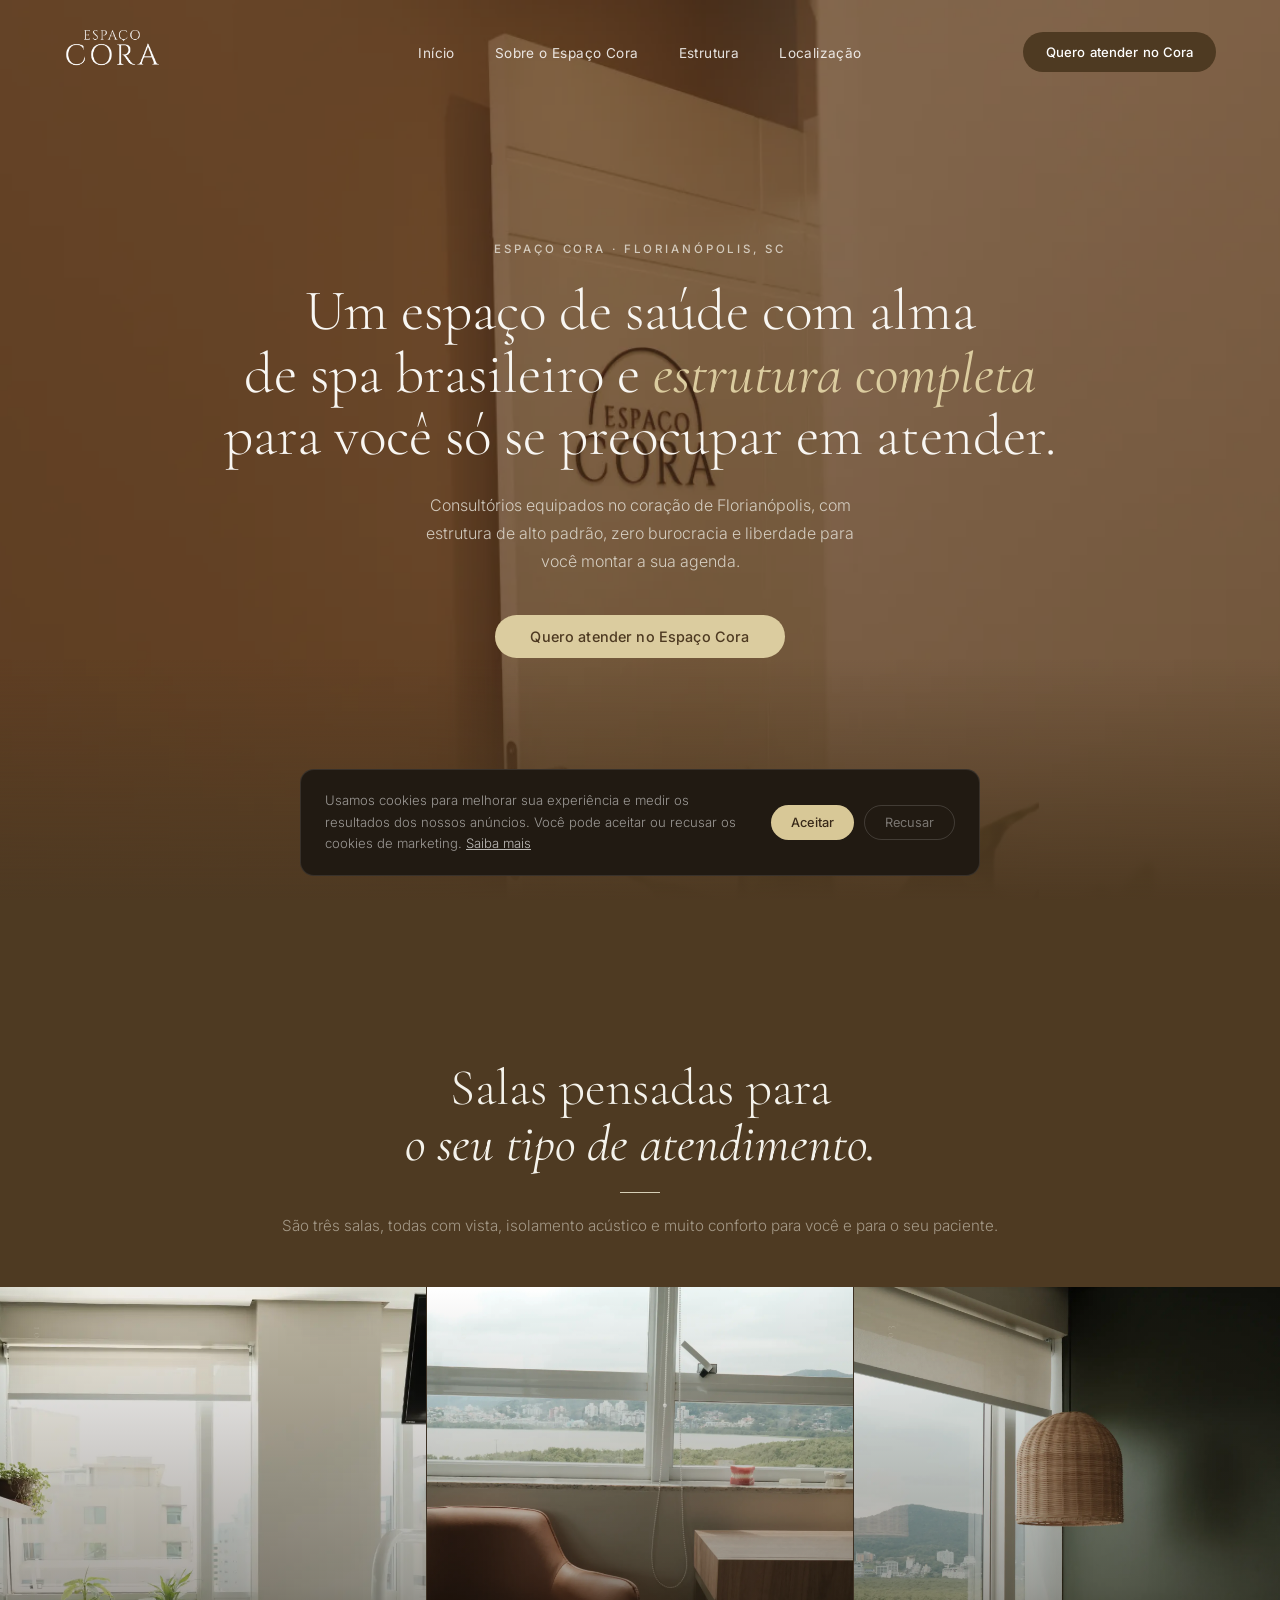
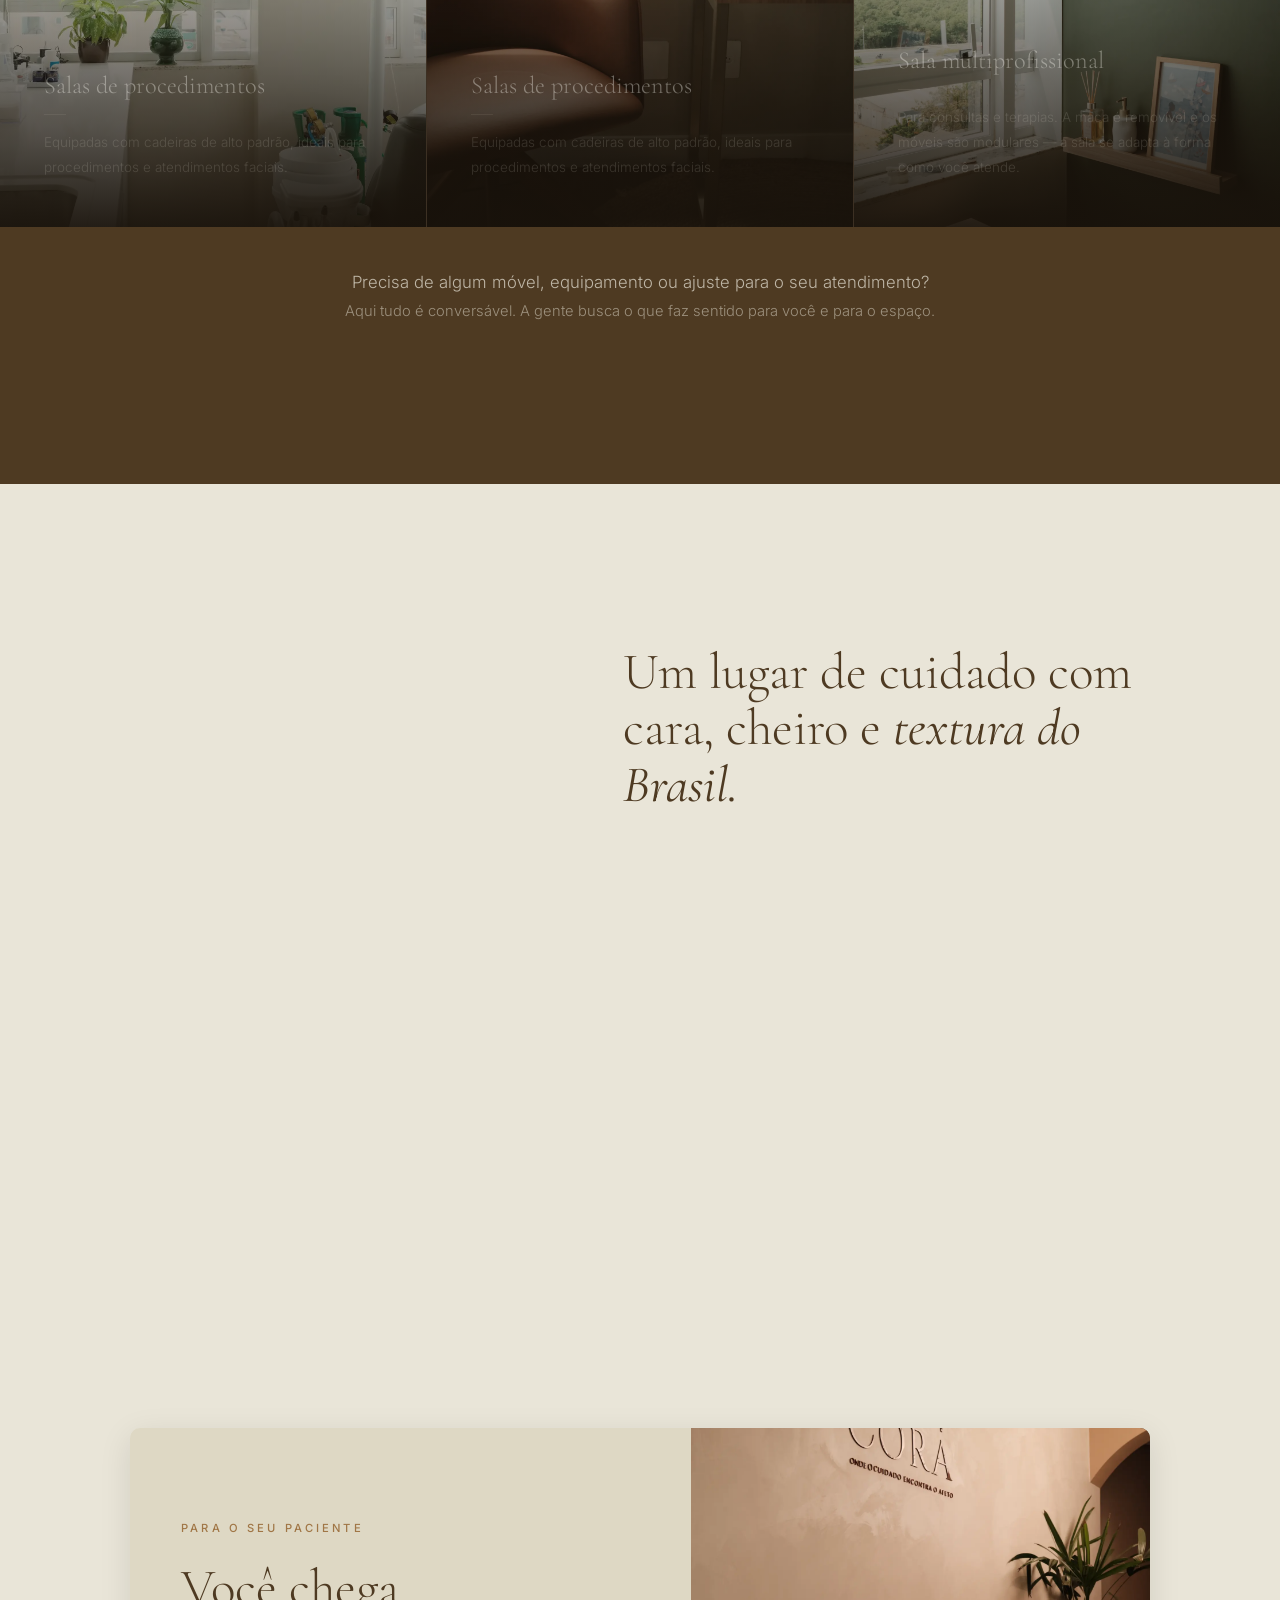
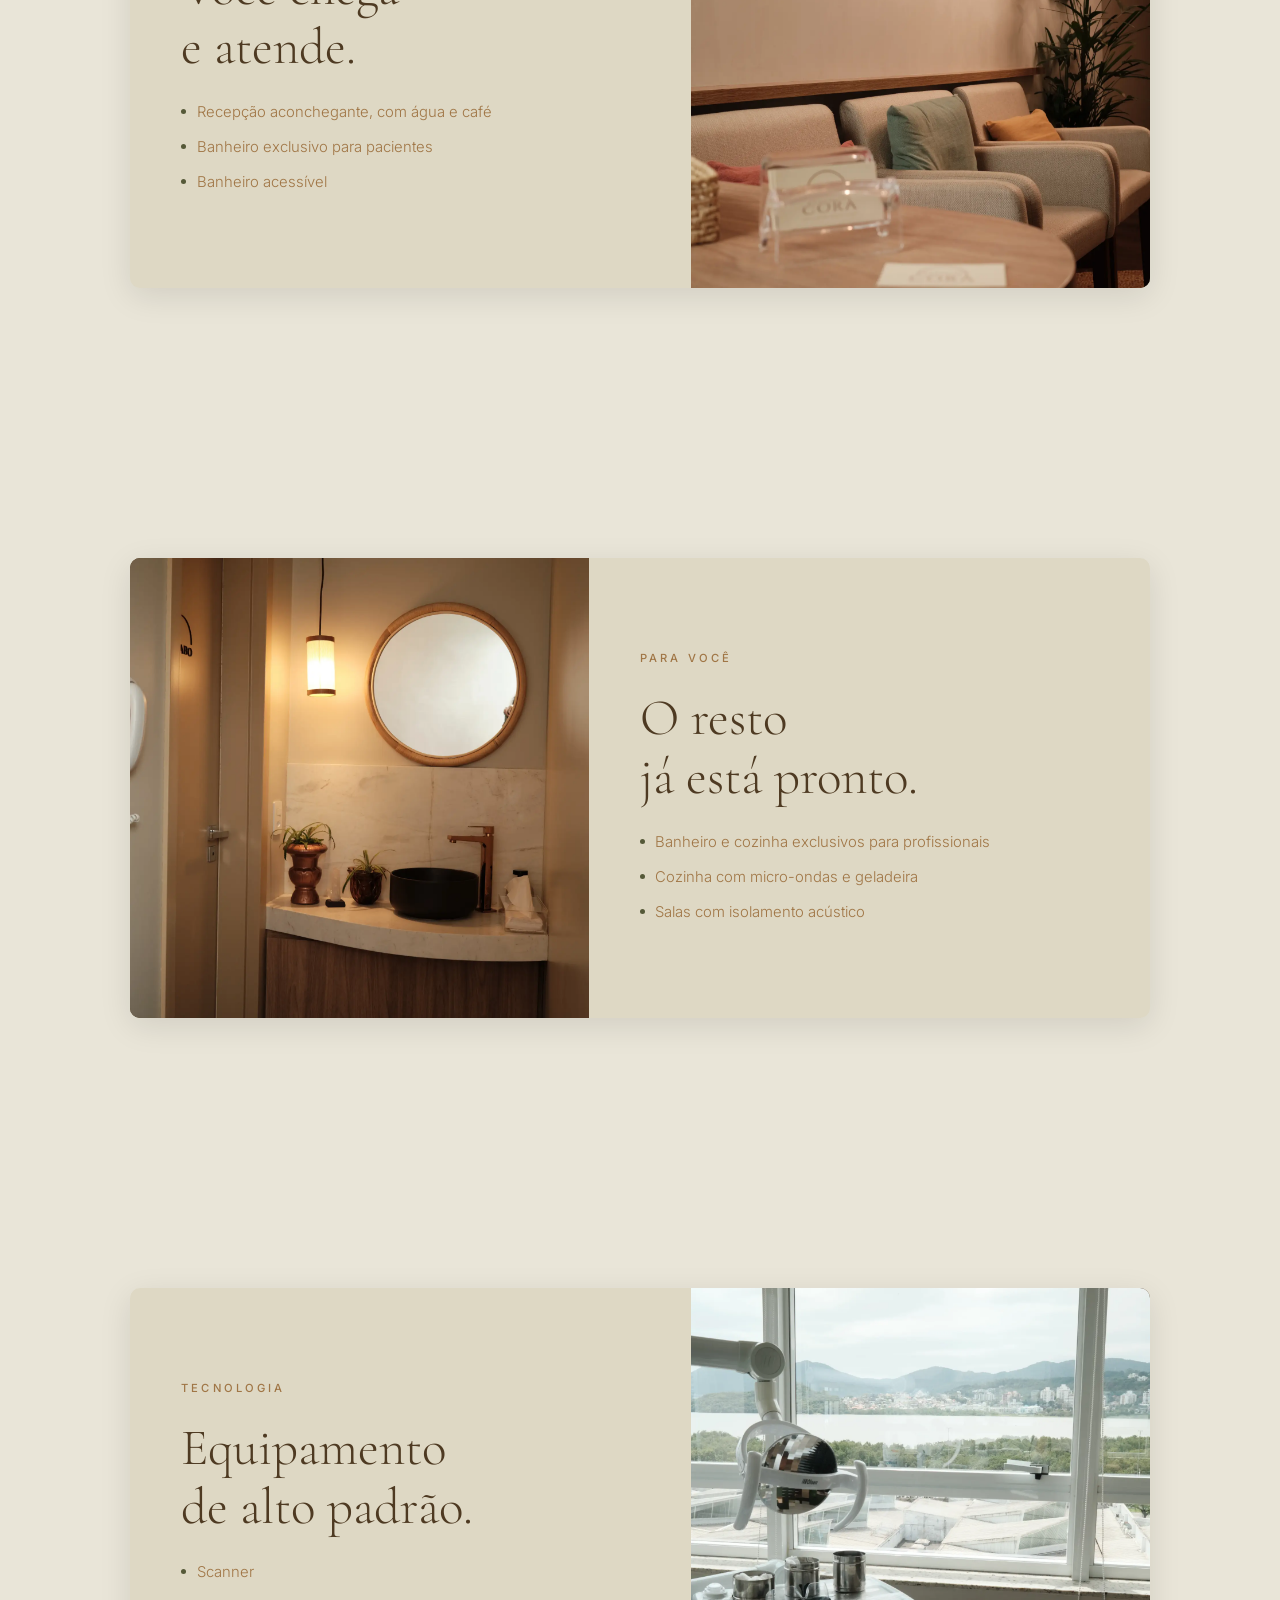
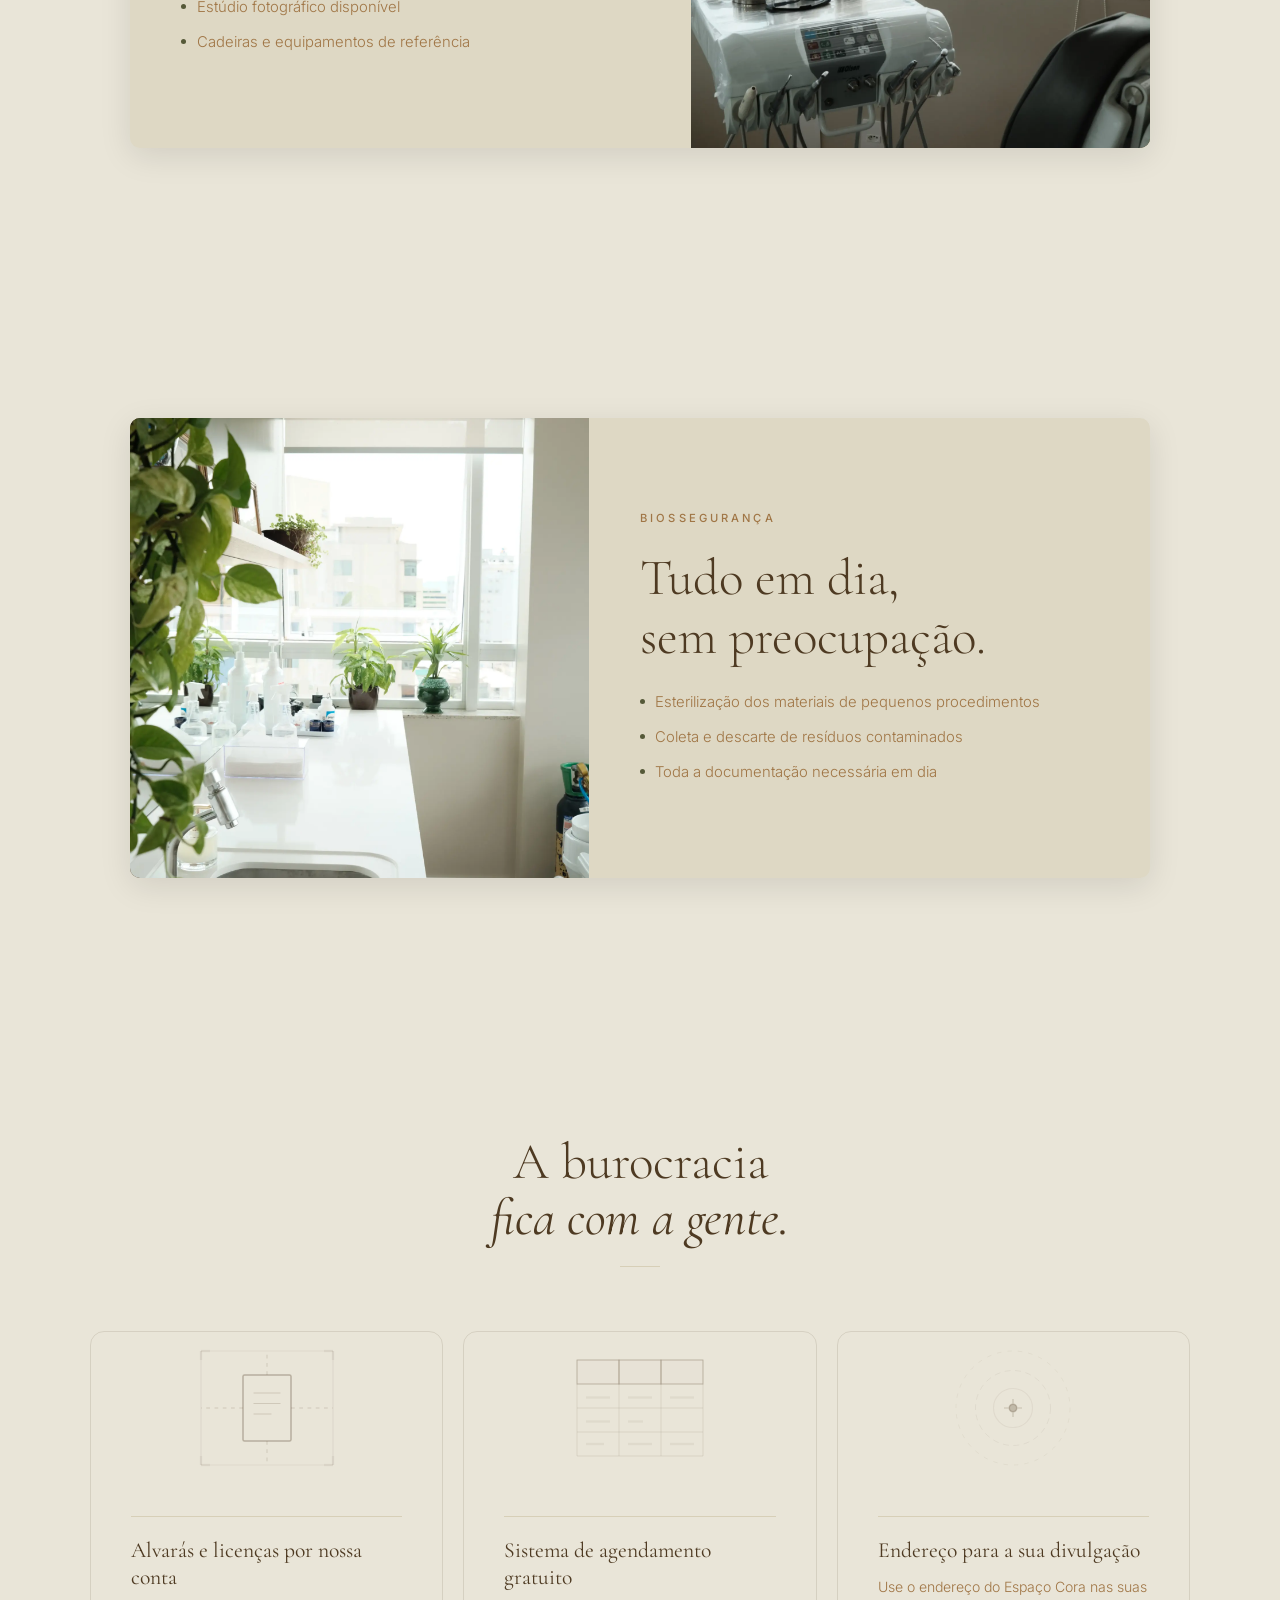
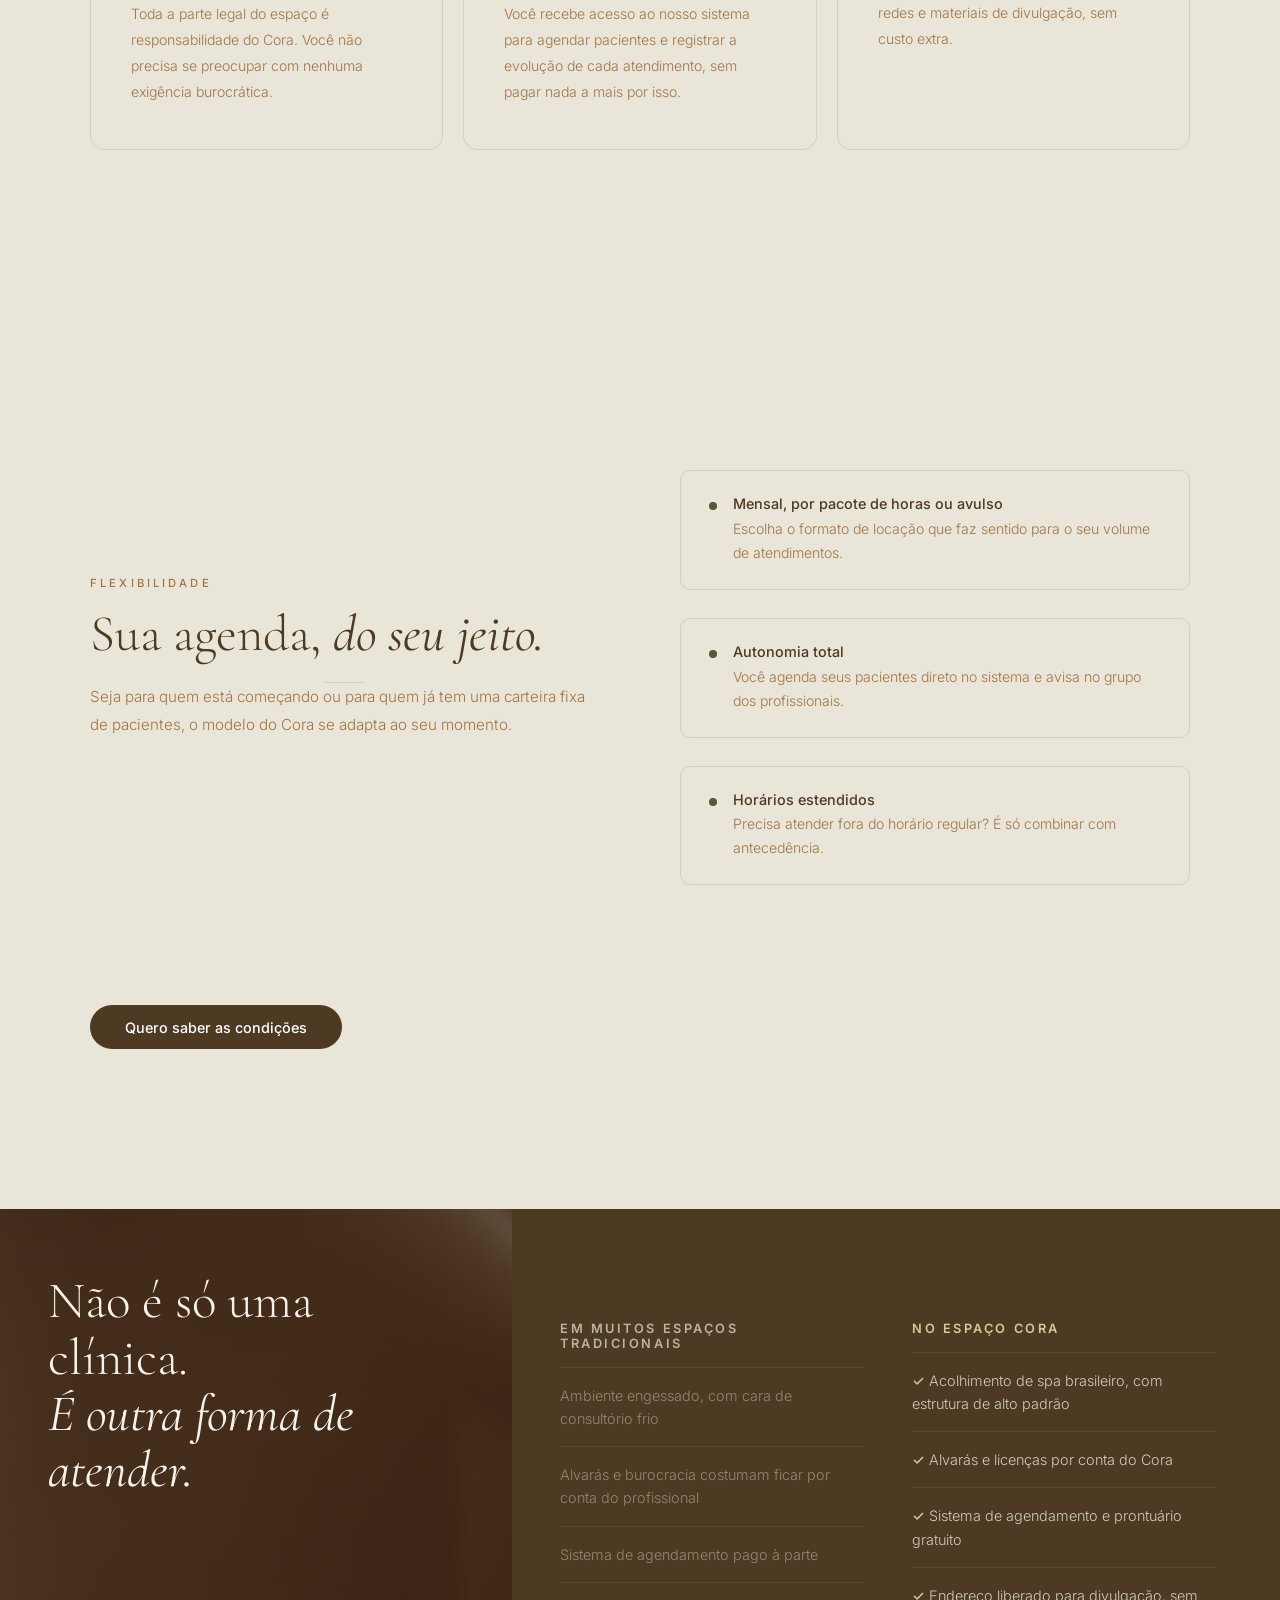
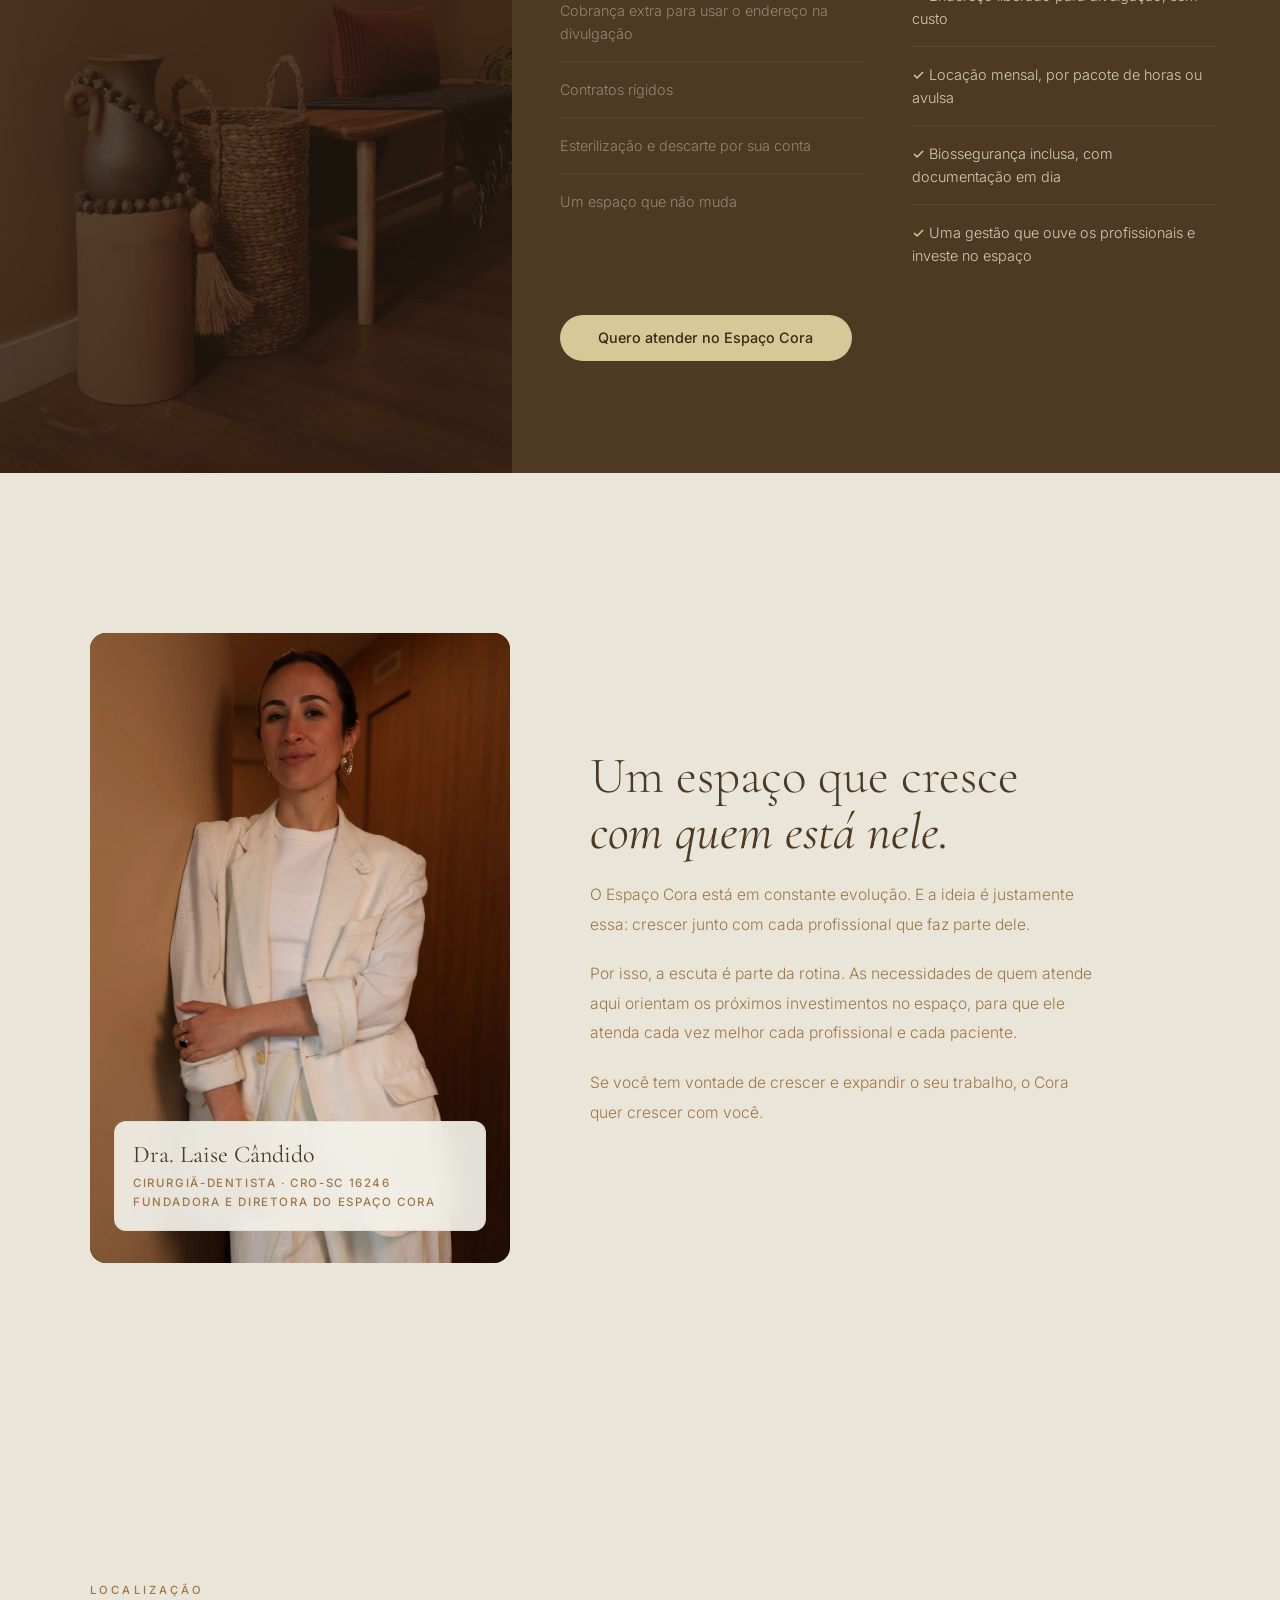
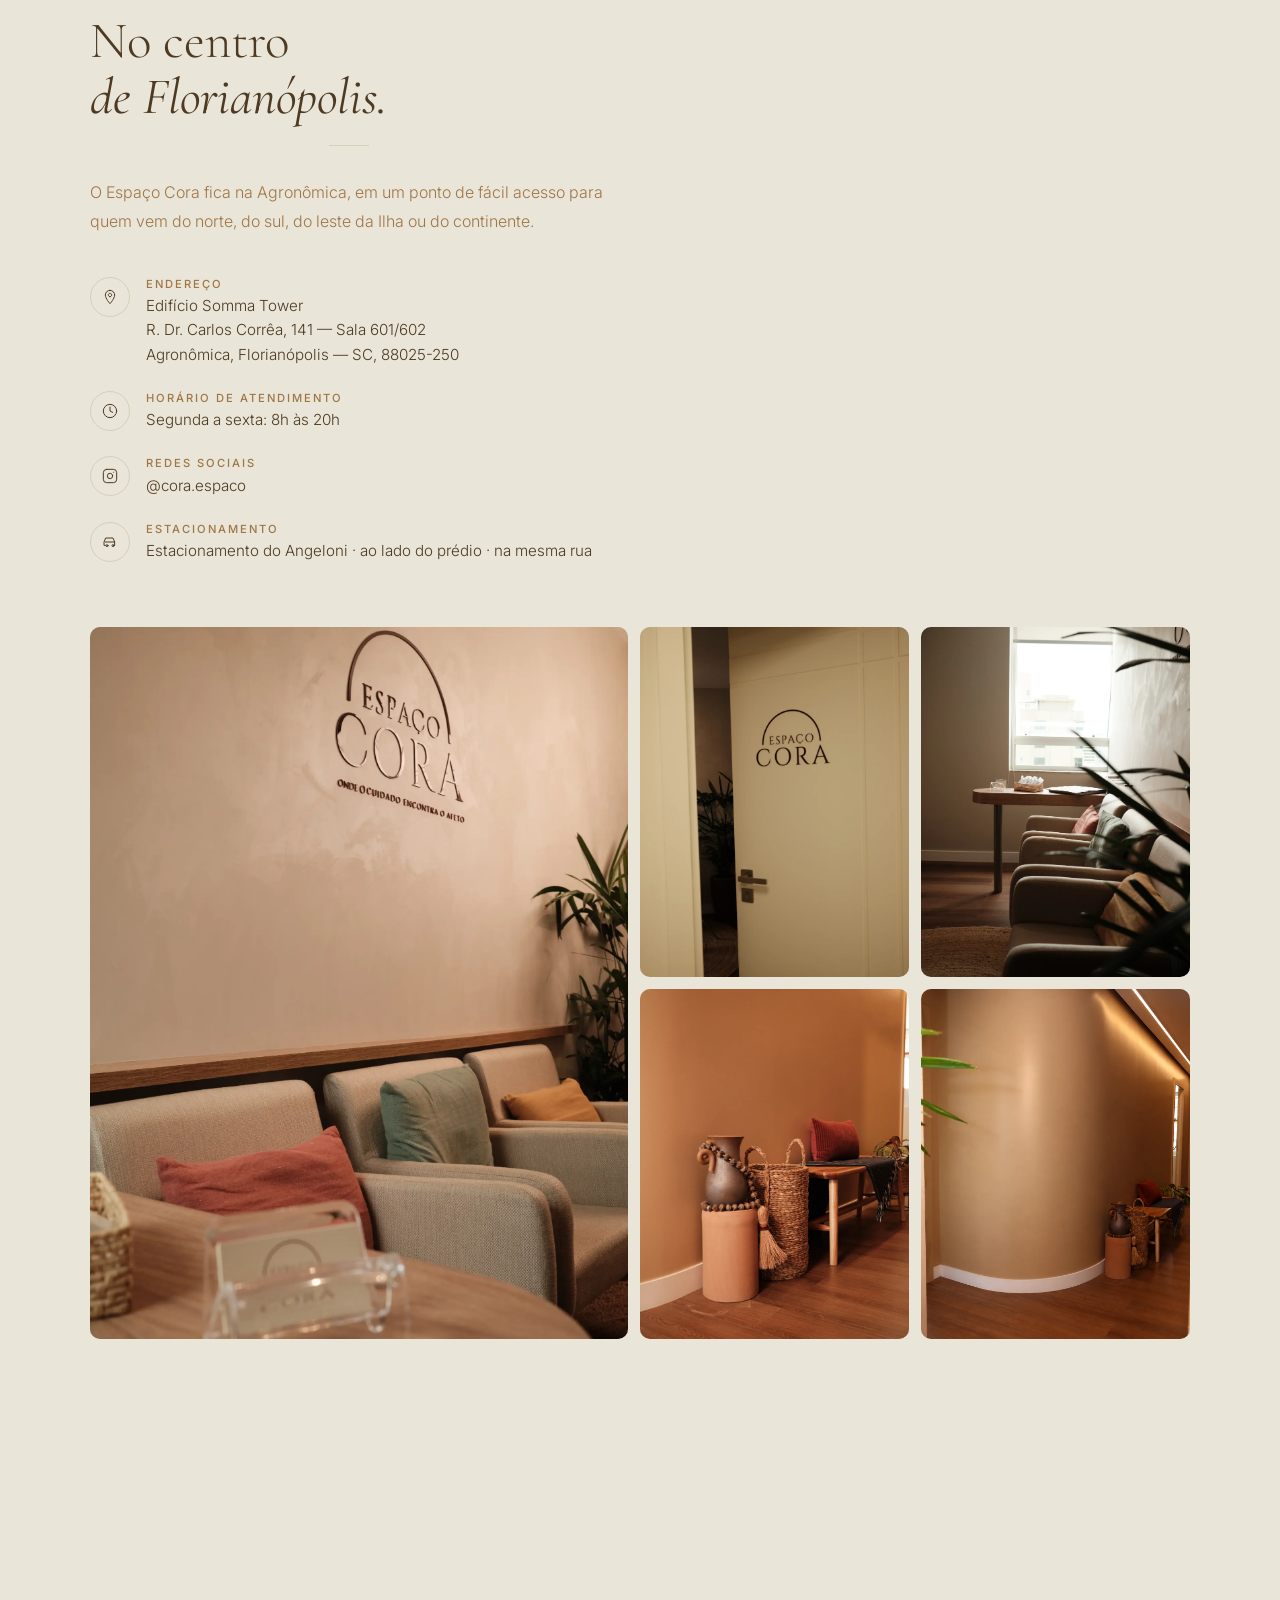
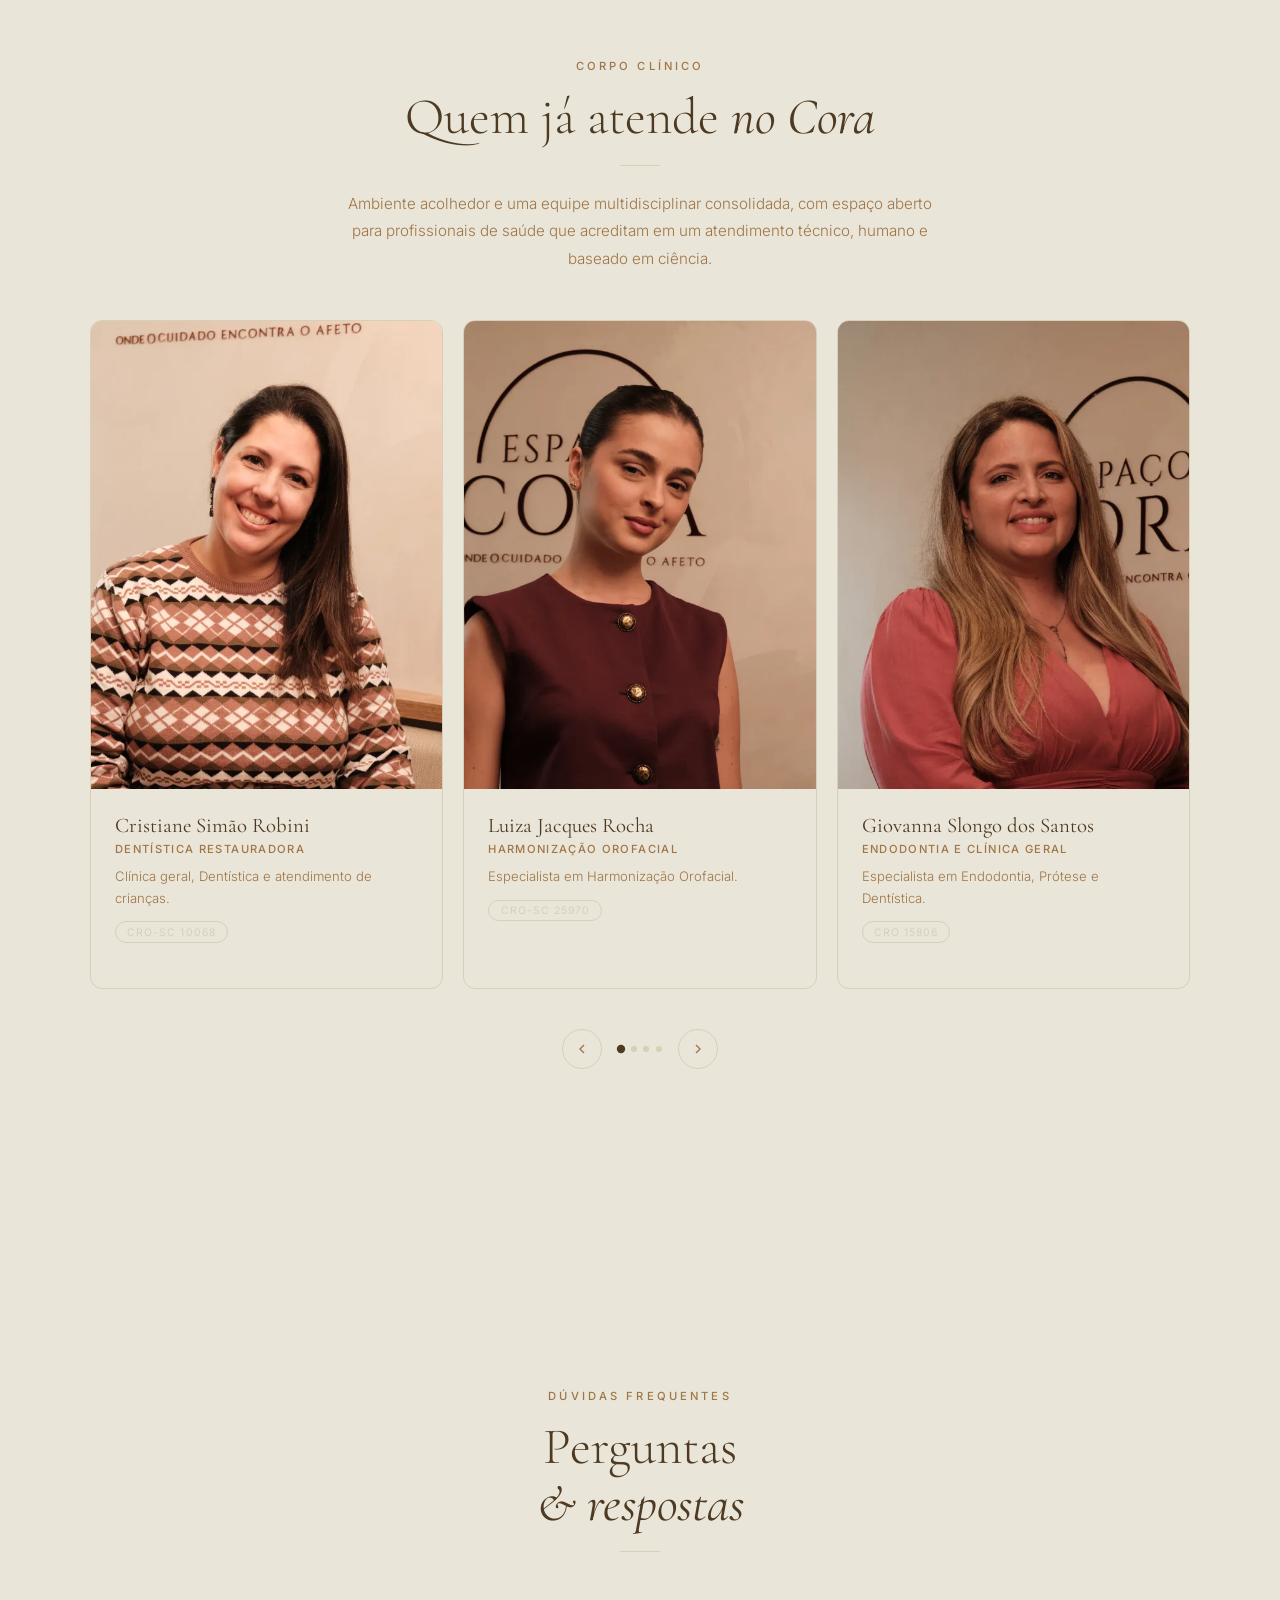
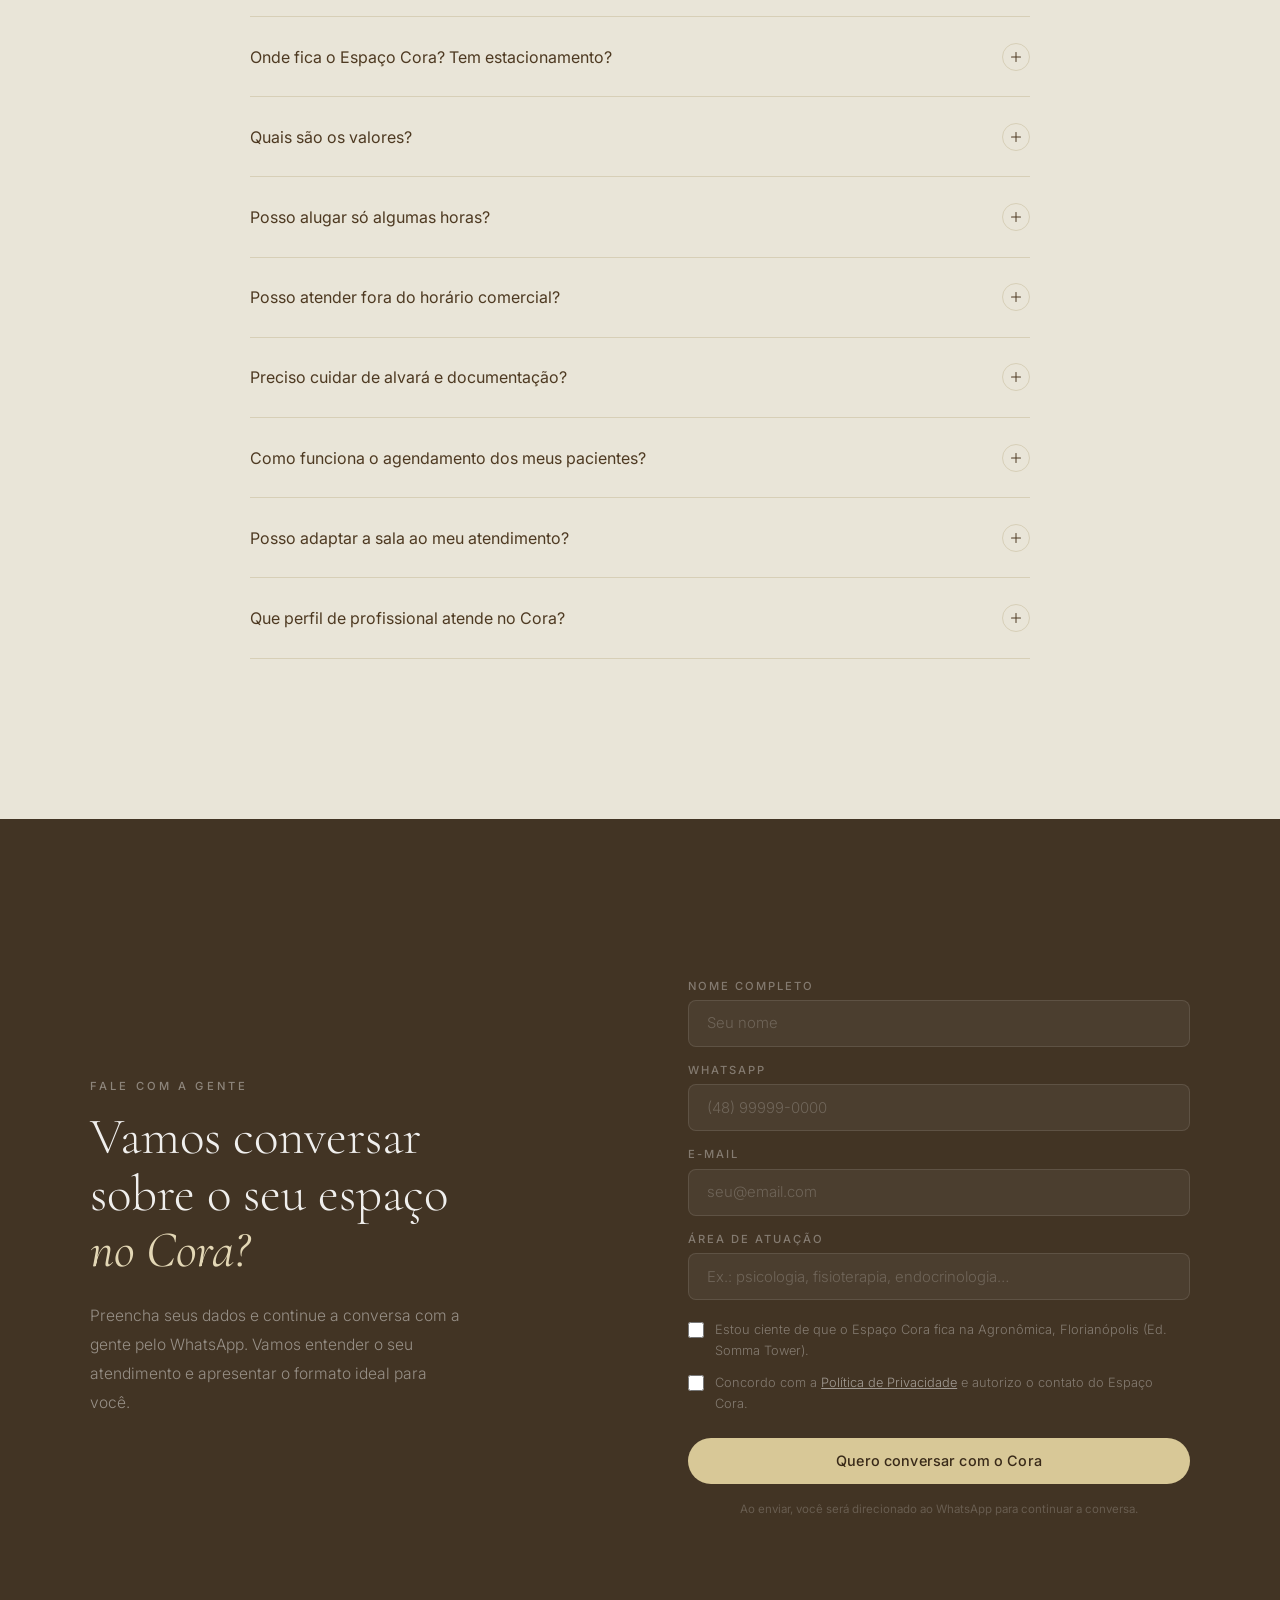
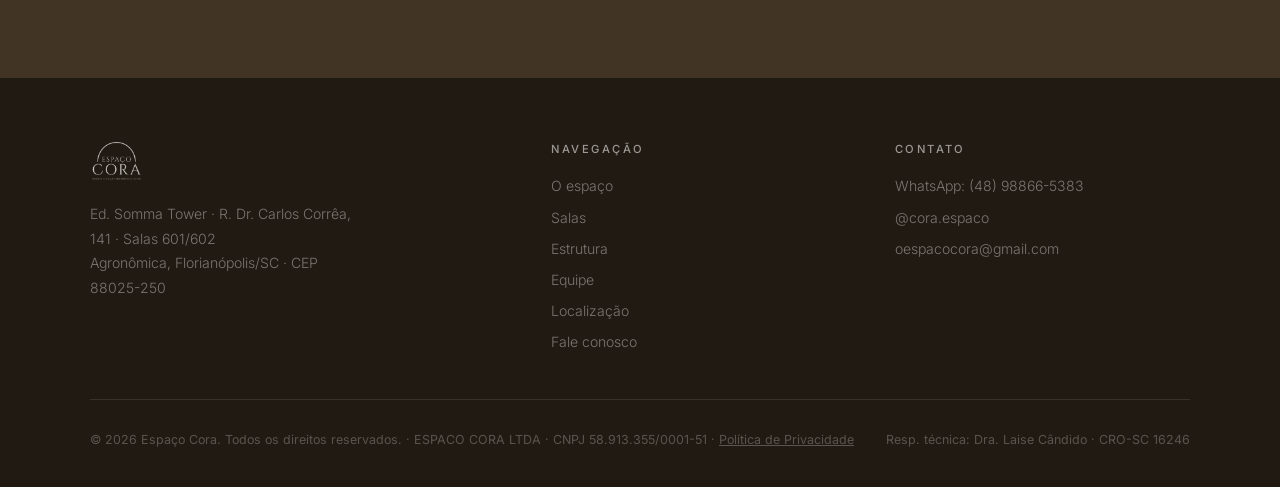
<file: index.html>
<!DOCTYPE html>
<html lang="pt-BR">
<head>
  <meta charset="UTF-8" />
  <meta name="viewport" content="width=device-width, initial-scale=1.0" />
  <title>Espaço Cora — Consultórios para Profissionais de Saúde · Florianópolis</title>

  <link rel="preconnect" href="https://fonts.googleapis.com" />
  <link rel="preconnect" href="https://fonts.gstatic.com" crossorigin />
  <link href="https://fonts.googleapis.com/css2?family=Cormorant+Garamond:ital,wght@0,300;0,400;0,500;1,300;1,400&family=Inter:wght@300;400;500;600&display=swap" rel="stylesheet" />

  <style>
    *, *::before, *::after { box-sizing: border-box; margin: 0; padding: 0; }

    :root {
      --primary:        hsl(32, 39%, 22%);
      --background:     hsl(45, 28%, 88%);
      --accent:         #555938;
      --neutral:        #555938;
      --btn:            hsl(32, 39%, 22%);
      --btn-hover:      #555938;
      --foreground:     hsl(32, 39%, 22%);
      --muted:          hsl(32, 39%, 45%);
      --border:         hsl(45, 28%, 78%);
      --transition:     all 0.35s cubic-bezier(0.4, 0, 0.2, 1);
    }

    html { scroll-behavior: auto; background: var(--background); overflow-x: clip; }

    body {
      font-family: 'Inter', sans-serif;
      background: var(--background);
      color: var(--foreground);
      overflow-x: clip;
    }

    /* ─────────────────────────────────────────
       NAVBAR
    ───────────────────────────────────────── */
    .navbar {
      position: fixed;
      top: 1.25rem;
      left: 50%;
      transform: translateX(-50%);
      width: calc(100% - 3rem);
      max-width: 1200px;
      z-index: 200;
      display: grid;
      grid-template-columns: 1fr 2fr 1fr;
      align-items: center;
      padding: 0.6rem 1.5rem;
      border-radius: 999px;
      transition: background 0.5s ease, backdrop-filter 0.5s ease, box-shadow 0.5s ease;
    }

    .navbar.scrolled {
      background: rgba(223, 217, 203, 0.92);
      backdrop-filter: blur(14px);
      -webkit-backdrop-filter: blur(14px);
      box-shadow: 0 2px 8px rgba(60, 30, 10, 0.10), 0 1px 0 rgba(92, 51, 23, 0.08);
    }

    /* Logo */
    .navbar-logo {
      display: flex;
      align-items: center;
    }

    .navbar-logo img {
      height: 44px;
      object-fit: contain;
      display: block;
      filter: brightness(0) invert(1);
      transition: filter 0.4s ease;
    }
    .navbar.scrolled .navbar-logo img {
      filter: none;
    }

    /* Nav links */
    .navbar-nav {
      display: flex;
      justify-content: center;
      align-items: center;
      gap: 2.5rem;
      list-style: none;
    }

    .navbar-nav a {
      text-decoration: none;
      color: rgba(255, 255, 255, 0.85);
      font-size: 0.85rem;
      font-weight: 400;
      letter-spacing: 0.03em;
      transition: var(--transition);
      position: relative;
    }

    .navbar.scrolled .navbar-nav a {
      color: var(--foreground);
    }

    .navbar-nav a::after {
      content: '';
      position: absolute;
      bottom: -3px;
      left: 0;
      width: 0;
      height: 1px;
      background: var(--btn);
      transition: width 0.3s ease;
    }
    .navbar-nav a:hover::after { width: 100%; }

    /* CTA */
    .navbar-cta {
      display: flex;
      justify-content: flex-end;
      align-items: center;
    }

    .btn-nav {
      background: var(--btn);
      color: white;
      border: none;
      padding: 0.75rem 1.4rem;
      border-radius: 999px;
      font-size: 0.82rem;
      font-weight: 500;
      font-family: 'Inter', sans-serif;
      cursor: pointer;
      letter-spacing: 0.01em;
      transition: var(--transition);
      white-space: nowrap;
    }
    .btn-nav:hover {
      background: var(--btn-hover);
      transform: translateY(-1px);
      box-shadow: 0 6px 16px rgba(92, 51, 23, 0.3);
    }

    /* ─────────────────────────────────────────
       HERO
    ───────────────────────────────────────── */
    .hero {
      position: relative;
      height: 100vh;
      background: var(--primary);
    }

    .hero-sticky {
      position: relative;
      height: 100vh;
      overflow: hidden;
    }

    .hero-bg {
      position: absolute;
      inset: 0;
      overflow: hidden;
    }

    .hero-bg img {
      position: absolute;
      top: 0;
      left: 0;
      right: 0;
      bottom: 0;
      width: 100%;
      height: 100%;
      object-fit: cover;
      object-position: top center;
      transform-origin: top center;
      animation: heroBgKen 14s ease-in-out forwards;
    }

    @keyframes heroBgKen {
      0%   { transform: scale(1)    translateX(0%); }
      40%  { transform: scale(1.08) translateX(-1.5%); }
      100% { transform: scale(1.22) translateX(2%); }
    }

    .hero-bg::after {
      content: '';
      position: absolute;
      inset: 0;
      background: hsla(32, 39%, 22%, 0.5);
      pointer-events: none;
    }


    /* ─── Hero Content ─── */
    .hero-content {
      position: absolute;
      inset: 0;
      display: flex;
      flex-direction: column;
      align-items: center;
      justify-content: center;
      text-align: center;
      z-index: 10;
      padding: 2rem;
      will-change: opacity;
      transition: opacity 0.5s cubic-bezier(0.4, 0, 0.2, 1);
    }

    .hero-eyebrow {
      font-size: 0.72rem;
      font-weight: 500;
      letter-spacing: 0.25em;
      text-transform: uppercase;
      color: hsla(45, 28%, 92%, 0.75);
      margin-bottom: 1.5rem;
    }

    .hero-headline {
      font-family: 'Cormorant Garamond', serif;
      font-size: clamp(3.2rem, 6.5vw, 5.5rem);
      font-weight: 300;
      line-height: 1.08;
      color: hsl(45, 28%, 96%);
      margin-bottom: 1.5rem;
    }

    .hero-headline em {
      font-style: italic;
      font-weight: 400;
      color: hsl(45, 45%, 74%);
    }

    .hero-sub {
      font-size: 1rem;
      font-weight: 300;
      color: hsla(45, 20%, 90%, 0.8);
      max-width: 440px;
      line-height: 1.75;
      margin-bottom: 2.5rem;
    }

    .hero-headline {
      font-size: clamp(2.4rem, 4.5vw, 4.2rem);
    }

    .hero-cta {
      display: flex;
      gap: 1rem;
      flex-wrap: wrap;
      justify-content: center;
    }

    .hero-support {
      margin-top: 1rem;
      font-size: 0.78rem;
      font-weight: 300;
      color: hsla(45, 20%, 90%, 0.5);
      letter-spacing: 0.02em;
    }

    .btn-hero-primary {
      background: hsl(45, 45%, 74%);
      color: var(--foreground);
      border: none;
      padding: 0.8rem 2.2rem;
      border-radius: 999px;
      font-size: 0.9rem;
      font-weight: 500;
      font-family: 'Inter', sans-serif;
      cursor: pointer;
      transition: var(--transition);
      letter-spacing: 0.01em;
    }
    .btn-hero-primary:hover {
      background: hsl(45, 45%, 66%);
      transform: translateY(-2px);
      box-shadow: 0 10px 28px rgba(92, 51, 23, 0.3);
    }

    .btn-hero-ghost {
      background: transparent;
      color: hsl(45, 28%, 92%);
      border: 1px solid hsla(45, 28%, 92%, 0.5);
      padding: 0.8rem 2.2rem;
      border-radius: 999px;
      font-size: 0.9rem;
      font-weight: 400;
      font-family: 'Inter', sans-serif;
      cursor: pointer;
      transition: var(--transition);
    }
    .btn-hero-ghost:hover {
      border-color: hsl(45, 28%, 92%);
      background: rgba(255, 255, 255, 0.08);
    }

    /* Scroll indicator */
    .scroll-cue {
      position: absolute;
      bottom: 2.5rem;
      left: 50%;
      transform: translateX(-50%);
      z-index: 10;
      display: flex;
      flex-direction: column;
      align-items: center;
      gap: 0.5rem;
      color: hsla(45, 28%, 90%, 0.6);
      font-size: 0.65rem;
      letter-spacing: 0.18em;
      text-transform: uppercase;
    }

    .scroll-line {
      width: 1px;
      height: 36px;
      background: linear-gradient(to bottom, transparent, hsla(45, 28%, 90%, 0.6));
      animation: lineDown 2s ease-in-out infinite;
    }

    @keyframes lineDown {
      0%, 100% { opacity: 0.2; transform: scaleY(0.7) translateY(-4px); }
      50%       { opacity: 0.8; transform: scaleY(1) translateY(0); }
    }

    /* Bottom fade to next section */
    .hero-fade {
      position: absolute;
      bottom: 0;
      left: 0;
      right: 0;
      height: 240px;
      background: linear-gradient(to bottom, transparent, hsl(32, 39%, 22%));
      z-index: 15;
      opacity: 1;
      pointer-events: none;
    }

    /* ─────────────────────────────────────────
       SECTION 2 — Placeholder
    ───────────────────────────────────────── */
    .section-placeholder {
      background: var(--background);
      min-height: 100vh;
      display: flex;
      flex-direction: column;
      align-items: center;
      justify-content: center;
      gap: 1rem;
      text-align: center;
      padding: 4rem 2rem;
    }

    .section-placeholder h2 {
      font-family: 'Cormorant Garamond', serif;
      font-size: 3rem;
      font-weight: 300;
      color: var(--foreground);
    }

    .section-placeholder p {
      color: var(--muted);
      max-width: 480px;
      line-height: 1.7;
    }

    .section-divider,
    .section-rule {
      width: 40px;
      height: 1px;
      background: var(--border);
      margin: 0 auto;
    }

    /* ─────────────────────────────────────────
       SERVIÇOS
    ───────────────────────────────────────── */
    .services {
      background: hsl(32, 39%, 22%);
      padding: 10rem 2rem;
    }

    .services-header {
      text-align: center;
      margin-bottom: 3rem;
    }

    .section-eyebrow {
      font-size: 0.7rem;
      font-weight: 500;
      letter-spacing: 0.28em;
      text-transform: uppercase;
      color: var(--muted);
      margin-bottom: 1rem;
      display: block;
    }

    .section-title {
      font-family: 'Cormorant Garamond', serif;
      font-size: clamp(2.4rem, 4vw, 3.6rem);
      font-weight: 300;
      color: var(--foreground);
      line-height: 1.1;
      margin-bottom: 1.2rem;
    }

    .section-title em {
      font-style: italic;
      font-weight: 400;
    }

    /* Overrides de cor para fundo escuro */
    .services .section-eyebrow {
      color: hsla(45, 28%, 88%, 0.6);
    }

    .services .section-title {
      color: hsl(45, 28%, 94%);
    }

    .services-sub {
      margin-top: 1.25rem;
      font-size: 0.95rem;
      font-weight: 300;
      color: hsla(45, 28%, 88%, 0.55);
      line-height: 1.75;
    }

    .salas-footer {
      max-width: 1100px;
      margin: 2.5rem auto 0;
      font-size: 0.92rem;
      font-weight: 300;
      color: hsla(45, 28%, 88%, 0.5);
      line-height: 1.8;
      text-align: center;
    }

    /* ── Accordion de salas ── */
    .salas-accordion {
      display: flex;
      margin: 0 -2rem;
      height: 540px;
      overflow: hidden;
    }

    .sala-panel {
      flex: 1;
      min-width: 0;
      position: relative;
      overflow: hidden;
      cursor: pointer;
      background: hsl(32, 39%, 13%) center/cover no-repeat;
      transition: flex 0.7s cubic-bezier(0.4, 0, 0.2, 1);
    }

    .sala-panel + .sala-panel {
      border-left: 1px solid hsla(45, 28%, 88%, 0.07);
    }

    .salas-accordion:hover .sala-panel        { flex: 0.45; }
    .salas-accordion:hover .sala-panel:hover  { flex: 3.1; }

    /* Gradiente de base */
    .sala-overlay {
      position: absolute;
      inset: 0;
      background: linear-gradient(
        to top,
        hsla(32, 39%, 7%, 0.95) 0%,
        hsla(32, 39%, 10%, 0.4) 45%,
        transparent 100%
      );
      pointer-events: none;
    }

    /* Número vertical — sempre visível */
    .sala-num {
      position: absolute;
      top: 2.2rem;
      left: 1.75rem;
      font-family: 'Cormorant Garamond', serif;
      font-size: 0.72rem;
      font-weight: 300;
      letter-spacing: 0.22em;
      color: hsla(45, 28%, 88%, 0.28);
      writing-mode: vertical-rl;
      transform: rotate(180deg);
      transition: color 0.4s ease;
      user-select: none;
    }

    .sala-panel:hover .sala-num {
      color: hsla(45, 28%, 88%, 0.55);
    }

    /* Tag — canto superior direito */
    .sala-tag {
      position: absolute;
      top: 2rem;
      right: 2rem;
      font-size: 0.6rem;
      font-weight: 500;
      letter-spacing: 0.22em;
      text-transform: uppercase;
      color: hsla(45, 28%, 88%, 0.4);
      opacity: 0;
      transform: translateY(-5px);
      transition: opacity 0.4s ease 0.18s, transform 0.4s ease 0.18s;
      white-space: nowrap;
    }

    .sala-panel:hover .sala-tag {
      opacity: 1;
      transform: translateY(0);
    }

    /* Conteúdo texto — âncora no rodapé */
    .sala-content {
      position: absolute;
      bottom: 0;
      left: 0;
      right: 0;
      padding: 0 2.75rem 3rem;
    }

    .sala-title {
      font-family: 'Cormorant Garamond', serif;
      font-size: clamp(1.5rem, 1.9vw, 2.1rem);
      font-weight: 300;
      color: hsl(45, 28%, 93%);
      line-height: 1.2;
      margin-bottom: 0.9rem;
      opacity: 0.38;
      transform: translateY(0);
      transition: opacity 0.45s ease, transform 0.45s ease;
    }

    .sala-rule {
      width: 22px;
      height: 1px;
      background: hsla(45, 28%, 88%, 0.3);
      margin-bottom: 0.9rem;
      opacity: 0.25;
      transition: opacity 0.4s ease, width 0.5s ease;
    }

    .sala-desc {
      font-size: 0.84rem;
      font-weight: 300;
      color: hsla(45, 28%, 88%, 0.55);
      line-height: 1.85;
      max-width: 52ch;
      opacity: 0.28;
      transform: translateY(0);
      transition: opacity 0.45s ease, transform 0.45s ease;
    }

    .sala-panel:hover .sala-title { opacity: 1; }
    .sala-panel:hover .sala-rule  { opacity: 1; width: 38px; }
    .sala-panel:hover .sala-desc  { opacity: 1; }

    /* Dimmer os painéis não-hovered quando o accordion está em interação */
    .salas-accordion:hover .sala-panel:not(:hover) .sala-title { opacity: 0.18; }
    .salas-accordion:hover .sala-panel:not(:hover) .sala-rule  { opacity: 0.12; }
    .salas-accordion:hover .sala-panel:not(:hover) .sala-desc  { opacity: 0.12; }

    /* ─────────────────────────────────────────
       COMO FUNCIONA
    ───────────────────────────────────────── */
    .how-it-works {
      background: var(--background);
      padding: 10rem 2rem;
    }

    .how-it-works-inner {
      max-width: 1100px;
      margin: 0 auto;
      display: grid;
      grid-template-columns: 1fr 1.3fr;
      gap: 6rem;
      align-items: center;
    }

    /* ── Logo animado ── */
    .conceito-logo-wrap {
      display: flex;
      align-items: center;
      justify-content: center;
    }

    .conceito-logo-img {
      width: min(440px, 100%);
      display: block;
      /* estado inicial: oculto com clip-path */
      clip-path: inset(0 0 100% 0);
      opacity: 0;
    }

    .conceito-logo-img.animated {
      opacity: 1;
      animation: logo-clip-reveal 3.2s cubic-bezier(0.4, 0, 0.2, 1) 0.2s forwards;
    }

    /*
      Logo SVG viewBox 0 0 2563 1972
      — Arco + ESPAÇO: top ~60% (esconde bottom 40%)
      — CORA:          top ~88% (esconde bottom 12%)
      — Tagline:       100% visível
    */
    @keyframes logo-clip-reveal {
      0%   { clip-path: inset(0 0 100% 0); }  /* tudo oculto          */
      42%  { clip-path: inset(0 0 40% 0); }   /* arco + ESPAÇO revela */
      58%  { clip-path: inset(0 0 40% 0); }   /* pausa — arco completo*/
      80%  { clip-path: inset(0 0 12% 0); }   /* CORA revela          */
      90%  { clip-path: inset(0 0 12% 0); }   /* pausa — CORA completa*/
      100% { clip-path: inset(0 0 0% 0); }    /* tagline revela       */
    }

    @media (prefers-reduced-motion: reduce) {
      .conceito-logo-img.animated {
        animation: none !important;
        clip-path: none !important;
        opacity: 1 !important;
      }
    }

    /* ── Conteúdo direito ── */
    .conceito-content {
      display: flex;
      flex-direction: column;
      gap: 2rem;
    }

    .how-it-works-header {
      display: flex;
      flex-direction: column;
      gap: 0;
    }

    .how-it-works-header .section-eyebrow { text-align: left; color: var(--muted); }
    .how-it-works-header .section-title   { text-align: left; color: var(--foreground); }

    .steps-wrap {
      position: relative;
    }

    /* Linha vertical contínua */
    .steps-wrap::before {
      content: '';
      position: absolute;
      left: 17px;
      top: 8px;
      bottom: 8px;
      width: 1px;
      background: var(--border);
    }

    .step {
      display: flex;
      gap: 2rem;
      align-items: flex-start;
      padding-bottom: 4.5rem;
      opacity: 0;
      transform: translateY(28px);
      transition: opacity 0.65s ease, transform 0.65s ease;
    }

    .step:last-child { padding-bottom: 0; }

    .step.visible {
      opacity: 1;
      transform: translateY(0);
    }

    /* Círculo numerado */
    .step-number {
      flex-shrink: 0;
      width: 36px;
      height: 36px;
      border-radius: 50%;
      border: 1px solid var(--border);
      background: var(--background);
      display: flex;
      align-items: center;
      justify-content: center;
      font-family: 'Cormorant Garamond', serif;
      font-size: 1rem;
      font-weight: 400;
      color: var(--foreground);
      position: relative;
      z-index: 1;
      transition: background 0.4s ease, border-color 0.4s ease;
    }

    .step.visible .step-number {
      background: var(--foreground);
      color: var(--background);
      border-color: var(--foreground);
    }

    .step-body {
      padding-top: 0.9rem;
    }

    .step-title {
      font-family: 'Cormorant Garamond', serif;
      font-size: 1.6rem;
      font-weight: 400;
      color: var(--foreground);
      line-height: 1.2;
      margin-bottom: 0.6rem;
    }

    .step-text {
      font-size: 0.925rem;
      font-weight: 300;
      color: var(--muted);
      line-height: 1.8;
    }

    /* Conceito body */
    .conceito-body {
      display: flex;
      flex-direction: column;
      gap: 1.5rem;
      opacity: 0;
      transform: translateY(20px);
      transition: opacity 0.7s ease 0.1s, transform 0.7s ease 0.1s;
    }

    .conceito-body.visible {
      opacity: 1;
      transform: translateY(0);
    }

    .conceito-text {
      font-size: 1rem;
      font-weight: 300;
      color: var(--muted);
      line-height: 1.9;
    }

    .conceito-quote {
      margin-top: 0.5rem;
      font-family: 'Cormorant Garamond', serif;
      font-size: 1.3rem;
      font-weight: 300;
      font-style: italic;
      color: var(--foreground);
      line-height: 1.65;
    }

    /* ─────────────────────────────────────────
       ESTRUTURA & LOCALIZAÇÃO
    ───────────────────────────────────────── */
    .structure {
      background: var(--background);
      padding: 10rem 2rem;
    }

    .structure-inner {
      max-width: 1100px;
      margin: 0 auto;
    }

    .structure-top {
      display: grid;
      grid-template-columns: 1fr 1fr;
      gap: 4rem;
      align-items: stretch;
      margin-bottom: 4rem;
    }

    .structure-left {
      display: flex;
      flex-direction: column;
      gap: 2.5rem;
    }

    .structure-map {
      border-radius: 14px;
      overflow: hidden;
      min-height: 400px;
      opacity: 0;
      transform: translateX(24px);
      transition: opacity 0.7s ease 0.15s, transform 0.7s ease 0.15s;
    }

    .structure-map.visible {
      opacity: 1;
      transform: translateX(0);
    }

    .structure-map iframe {
      width: 100%;
      height: 100%;
      border: none;
      display: block;
      min-height: 400px;
    }

    .structure-text .section-eyebrow { text-align: left; }
    .structure-text .section-title   { text-align: left; }

    .structure-desc {
      margin-top: 2rem;
      font-size: 1rem;
      font-weight: 300;
      color: var(--muted);
      line-height: 1.85;
    }

    .structure-location {
      display: flex;
      flex-direction: column;
      gap: 1.5rem;
    }

    .structure-location-item {
      display: flex;
      gap: 1rem;
      align-items: flex-start;
    }

    .structure-icon {
      flex-shrink: 0;
      width: 40px;
      height: 40px;
      border-radius: 50%;
      border: 1px solid var(--border);
      display: flex;
      align-items: center;
      justify-content: center;
    }

    .structure-icon svg {
      width: 16px;
      height: 16px;
      stroke: var(--foreground);
      fill: none;
      stroke-width: 1.5;
      stroke-linecap: round;
      stroke-linejoin: round;
    }

    .structure-item-body {
      display: flex;
      flex-direction: column;
      gap: 0.2rem;
    }

    .structure-item-label {
      font-size: 0.7rem;
      font-weight: 500;
      letter-spacing: 0.18em;
      text-transform: uppercase;
      color: var(--muted);
    }

    .structure-item-value {
      font-size: 0.95rem;
      font-weight: 300;
      color: var(--foreground);
      line-height: 1.6;
    }

    .structure-social-link {
      text-decoration: none;
      color: var(--foreground);
      transition: color 0.2s ease;
    }

    .structure-social-link:hover {
      color: var(--muted);
    }

    /* Galeria de fotos */
    .structure-gallery {
      display: grid;
      grid-template-columns: 2fr 1fr 1fr;
      grid-template-rows: 350px 350px;
      gap: 0.75rem;
    }

    .gallery-item {
      border-radius: 10px;
      overflow: hidden;
      background: hsl(45, 18%, 80%);
      position: relative;
      opacity: 0;
      transform: translateY(20px);
      transition: opacity 0.65s ease, transform 0.65s ease;
    }

    .gallery-item.visible {
      opacity: 1;
      transform: translateY(0);
    }

    .gallery-item:nth-child(1) { grid-row: 1 / 3; transition-delay: 0s; }
    .gallery-item:nth-child(2) { transition-delay: 0.1s; }
    .gallery-item:nth-child(3) { transition-delay: 0.2s; }
    .gallery-item:nth-child(4) { transition-delay: 0.15s; }
    .gallery-item:nth-child(5) { transition-delay: 0.25s; }

    .gallery-item img {
      position: absolute;
      inset: 0;
      width: 100%;
      height: 100%;
      object-fit: cover;
      display: block;
      transition: transform 0.6s ease;
    }

    .gallery-item:hover img {
      transform: scale(1.04);
    }

    /* Placeholder para foto ainda sem imagem */
    .gallery-placeholder {
      width: 100%;
      height: 100%;
      display: flex;
      flex-direction: column;
      align-items: center;
      justify-content: center;
      gap: 0.6rem;
      color: var(--muted);
    }

    .gallery-placeholder svg {
      width: 28px;
      height: 28px;
      stroke: var(--border);
      fill: none;
      stroke-width: 1.2;
    }

    .gallery-placeholder span {
      font-size: 0.7rem;
      letter-spacing: 0.12em;
      text-transform: uppercase;
      color: var(--border);
    }

    /* Animação entrada do bloco de texto */
    .structure-text {
      opacity: 0;
      transform: translateX(-24px);
      transition: opacity 0.7s ease, transform 0.7s ease;
    }

    .structure-text.visible {
      opacity: 1;
      transform: translateX(0);
    }

    .structure-location {
      opacity: 0;
      transform: translateX(24px);
      transition: opacity 0.7s ease 0.1s, transform 0.7s ease 0.1s;
    }

    .structure-location.visible {
      opacity: 1;
      transform: translateX(0);
    }

    /* ─────────────────────────────────────────
       TEAM INTRO
    ───────────────────────────────────────── */
    .team-intro {
      max-width: 600px;
      margin: 1.5rem auto 0;
      font-size: 0.95rem;
      font-weight: 300;
      color: var(--muted);
      line-height: 1.8;
      text-align: center;
    }

    /* ─────────────────────────────────────────
       ESTRUTURA INCLUSA
    ───────────────────────────────────────── */
    .estrutura {
      background: var(--background);
    }

    .estrutura-top {
      display: flex;
      align-items: center;
      gap: 1.25rem;
      padding: 3rem 2.5rem 0;
      position: relative;
      z-index: 10;
    }

    .estrutura-label {
      font-size: 0.62rem;
      font-weight: 600;
      letter-spacing: 0.18em;
      text-transform: uppercase;
      color: var(--muted);
      white-space: nowrap;
    }

    .estrutura-top-rule {
      flex: 1;
      height: 1px;
      background: var(--border);
    }

    /* ── Stack de cards com scroll-driven animation ── */
    .estrutura-stack {
      position: relative;
      padding: 2rem 2.5rem 0;
      max-width: 1100px;
      margin: 0 auto;
    }

    .estrutura-item {
      position: sticky;
      display: flex;
      flex-direction: row;
      background: hsl(45, 28%, 82%);
      border-radius: 10px;
      overflow: hidden;
      box-shadow: 0 8px 32px rgba(0,0,0,0.10);

      /* Espaço de scroll entre cada card — quanto o usuário rola antes do próximo cobrir */
      margin-top: clamp(260px, 30vh, 380px);

      /* Scroll-driven: entra rotacionado, endireita ao entrar na tela */
      animation: estrutura-rotate-in linear both;
      animation-timeline: view();
      animation-range: entry 0% cover 12%;
      transform-origin: center bottom;
    }

    .estrutura-item:first-child {
      margin-top: 0;
    }

    /* top = centro do viewport menos metade da altura estimada do card (~200px) */
    .estrutura-item:nth-child(1) { top: calc(50vh - 200px); z-index: 1; }
    .estrutura-item:nth-child(2) { top: calc(50vh - 195px); z-index: 2; }
    .estrutura-item:nth-child(3) { top: calc(50vh - 190px); z-index: 3; }
    .estrutura-item:nth-child(4) { top: calc(50vh - 185px); z-index: 4; }

    /* Alterna layout: par = imagem à esquerda */
    .estrutura-item:nth-child(even) {
      flex-direction: row-reverse;
    }

    @keyframes estrutura-rotate-in {
      from { transform: rotate(18deg) translateY(30px); }
      to   { transform: rotate(0deg)  translateY(0);    }
    }

    @media (prefers-reduced-motion: reduce) {
      .estrutura-item { animation: none; }
    }

    /* ── Lado do texto ── */
    .estrutura-item-text {
      flex: 1;
      padding: clamp(2.5rem, 5vw, 4.5rem) clamp(2rem, 4vw, 4rem);
      display: flex;
      flex-direction: column;
      justify-content: center;
      gap: 1.5rem;
    }

    .estrutura-item-label {
      font-size: 0.7rem;
      font-weight: 500;
      letter-spacing: 0.28em;
      text-transform: uppercase;
      color: var(--muted);
      display: block;
    }

    .estrutura-item-title {
      font-family: 'Cormorant Garamond', serif;
      font-size: clamp(2.4rem, 4vw, 3.6rem);
      font-weight: 300;
      line-height: 1.15;
      color: var(--foreground);
    }

    .estrutura-item-list {
      list-style: none;
      display: flex;
      flex-direction: column;
      gap: 0.75rem;
    }

    .estrutura-item-list li {
      display: flex;
      align-items: flex-start;
      gap: 0.65rem;
      font-size: 0.93rem;
      font-weight: 300;
      line-height: 1.55;
      color: var(--muted);
    }

    .estrutura-item-list li::before {
      content: '';
      flex-shrink: 0;
      width: 5px;
      height: 5px;
      border-radius: 50%;
      background: var(--accent);
      margin-top: 0.5em;
    }

    /* ── Lado da imagem ── */
    .estrutura-item-media {
      flex: 1;
      min-height: clamp(280px, 38vw, 460px);
      background: var(--primary);
      position: relative;
      display: flex;
      align-items: center;
      justify-content: center;
      overflow: hidden;
    }

    .estrutura-item-media img {
      position: absolute;
      inset: 0;
      width: 100%;
      height: 100%;
      object-fit: cover;

      /* Encolhe levemente conforme o scroll avança (igual à referência) */
      animation: estrutura-shrink linear both;
      animation-timeline: view();
      animation-range: entry 0% cover 50%;
      transform-origin: center center;
    }

    @keyframes estrutura-shrink {
      from { transform: scale(1.12); }
      to   { transform: scale(1);    }
    }

    .estrutura-item-placeholder {
      font-size: 0.6rem;
      letter-spacing: 0.18em;
      text-transform: uppercase;
      color: hsla(45, 28%, 88%, 0.35);
      pointer-events: none;
    }

    /* ── Espaçador final para o último card sair do sticky ── */
    .estrutura-spacer {
      height: 6rem;
    }

    @media (max-width: 768px) {
      .estrutura-item {
        flex-direction: column !important;
        min-height: auto;
        margin-top: 16vh;
      }

      .estrutura-item-media {
        min-height: 240px;
      }
    }

    /* ─────────────────────────────────────────
       ZERO BUROCRACIA
    ───────────────────────────────────────── */
    .zero-burocracia {
      background: var(--background);
      padding: 10rem 2rem;
    }

    .zero-burocracia .section-eyebrow { color: var(--muted); }
    .zero-burocracia .section-title   { color: var(--foreground); }

    .zero-inner {
      max-width: 1100px;
      margin: 0 auto;
    }

    .zero-header {
      text-align: center;
      margin-bottom: 4rem;
    }

    .zero-grid {
      display: grid;
      grid-template-columns: repeat(3, 1fr);
      gap: 1.25rem;
    }

    .zero-card {
      border: 1px solid hsla(32, 39%, 22%, 0.12);
      border-radius: 14px;
      padding: 0 2.5rem 2.75rem;
      background: transparent;
      display: flex;
      flex-direction: column;
      gap: 0;
      overflow: hidden;
      opacity: 0;
      transform: translateY(20px);
      transition: opacity 0.6s ease, transform 0.6s ease,
                  border-color 0.35s ease, background 0.35s ease;
    }

    .zero-card:hover {
      border-color: hsla(32, 39%, 22%, 0.28);
      background: transparent;
    }

    .zero-card.visible {
      opacity: 1;
      transform: translateY(0);
    }

    .zero-card:nth-child(2) { transition-delay: 0.12s; }
    .zero-card:nth-child(3) { transition-delay: 0.24s; }

    /* ── Área de ilustração ── */
    .zero-card-illus {
      margin: 0 -2.5rem 2rem;
      height: 152px;
      background: transparent;
      border-bottom: none;
      display: flex;
      align-items: center;
      justify-content: center;
      color: hsla(32, 39%, 22%, 0.32);
      transition: color 0.4s ease, background 0.4s ease;
    }

    .zero-card:hover .zero-card-illus {
      color: hsla(32, 39%, 22%, 0.85);
      background: transparent;
    }

    .zero-card-illus svg {
      width: 180px;
      height: 150px;
      overflow: visible;
    }

    .zero-card-illus svg [data-layer] {
      transition: all 0.55s cubic-bezier(0.4, 0, 0.2, 1);
    }

    /* ── SVG 01 — Contenção ── */
    /* Moldura visível em repouso com baixa opacidade */
    .illus-protection [data-layer="structure"] line {
      stroke-dashoffset: 0;
      stroke-dasharray: var(--len);
      opacity: 0.2;
    }
    .illus-protection [data-layer="corners"] { opacity: 0.2; }

    @media (hover: hover) {
      .zero-card:hover .illus-protection [data-layer="structure"] .fh1 { stroke-dashoffset: var(--len); opacity: 0; transition-delay: 0s; }
      .zero-card:hover .illus-protection [data-layer="structure"] .fv1 { stroke-dashoffset: var(--len); opacity: 0; transition-delay: 0s; }
      .zero-card:hover .illus-protection [data-layer="structure"] .fh2 { stroke-dashoffset: var(--len); opacity: 0; transition-delay: 0s; }
      .zero-card:hover .illus-protection [data-layer="structure"] .fv2 { stroke-dashoffset: var(--len); opacity: 0; transition-delay: 0s; }
      .zero-card:hover .illus-protection [data-layer="corners"] { opacity: 0; transition-delay: 0s; }
    }
    /* Re-desenha ao soltar o hover (volta ao estado visível) — mas no hover anima */
    /* Usamos uma abordagem inversa: animação acontece ao entrar no hover via keyframes */
    .illus-protection .fh1,
    .illus-protection .fh2,
    .illus-protection .fv1,
    .illus-protection .fv2 { animation: none; }

    @media (hover: hover) {
      .zero-card:hover .illus-protection .fh1 { animation: drawLine 0.45s cubic-bezier(0.4,0,0.2,1) 0s    forwards; }
      .zero-card:hover .illus-protection .fv1 { animation: drawLine 0.45s cubic-bezier(0.4,0,0.2,1) 0.11s forwards; }
      .zero-card:hover .illus-protection .fh2 { animation: drawLine 0.45s cubic-bezier(0.4,0,0.2,1) 0.22s forwards; }
      .zero-card:hover .illus-protection .fv2 { animation: drawLine 0.45s cubic-bezier(0.4,0,0.2,1) 0.33s forwards; }
      .zero-card:hover .illus-protection [data-layer="corners"] { animation: fadeIn 0.3s ease 0.42s forwards; }
    }
    @media (hover: none) {
      .zero-card.illus-active .illus-protection .fh1 { animation: drawLine 0.45s cubic-bezier(0.4,0,0.2,1) 0s    forwards; }
      .zero-card.illus-active .illus-protection .fv1 { animation: drawLine 0.45s cubic-bezier(0.4,0,0.2,1) 0.11s forwards; }
      .zero-card.illus-active .illus-protection .fh2 { animation: drawLine 0.45s cubic-bezier(0.4,0,0.2,1) 0.22s forwards; }
      .zero-card.illus-active .illus-protection .fv2 { animation: drawLine 0.45s cubic-bezier(0.4,0,0.2,1) 0.33s forwards; }
      .zero-card.illus-active .illus-protection [data-layer="corners"] { animation: fadeIn 0.3s ease 0.42s forwards; }
    }

    @keyframes drawLine {
      0%   { stroke-dashoffset: var(--len); opacity: 1; }
      100% { stroke-dashoffset: 0;          opacity: 1; }
    }
    @keyframes fadeIn {
      0%   { opacity: 0; }
      100% { opacity: 1; }
    }

    /* ── SVG 02 — Preenchimento temporal ── */
    .illus-schedule [data-col] {
      opacity: 0.2;
      transform: translateY(0);
      transform-box: fill-box;
      transform-origin: top center;
    }

    @media (hover: hover) {
      .zero-card:hover .illus-schedule [data-col="1"] { animation: colReveal 0.45s cubic-bezier(0.4,0,0.2,1) 0s    forwards; }
      .zero-card:hover .illus-schedule [data-col="2"] { animation: colReveal 0.45s cubic-bezier(0.4,0,0.2,1) 0.12s forwards; }
      .zero-card:hover .illus-schedule [data-col="3"] { animation: colReveal 0.45s cubic-bezier(0.4,0,0.2,1) 0.24s forwards; }
    }
    @media (hover: none) {
      .zero-card.illus-active .illus-schedule [data-col="1"] { animation: colReveal 0.45s cubic-bezier(0.4,0,0.2,1) 0s    forwards; }
      .zero-card.illus-active .illus-schedule [data-col="2"] { animation: colReveal 0.45s cubic-bezier(0.4,0,0.2,1) 0.12s forwards; }
      .zero-card.illus-active .illus-schedule [data-col="3"] { animation: colReveal 0.45s cubic-bezier(0.4,0,0.2,1) 0.24s forwards; }
    }

    @keyframes colReveal {
      0%   { opacity: 0.2; transform: translateY(5px); }
      100% { opacity: 1;   transform: translateY(0); }
    }

    /* ── SVG 03 — Propagação ── */
    .illus-broadcast [data-ring] {
      transform-box: fill-box;
      transform-origin: center;
      transform: scale(1);
      opacity: 0.2;
    }

    @media (hover: hover) {
      .zero-card:hover .illus-broadcast [data-ring="1"] { animation: ringPulse 0.55s cubic-bezier(0.4,0,0.2,1) 0s    forwards; }
      .zero-card:hover .illus-broadcast [data-ring="2"] { animation: ringPulse 0.55s cubic-bezier(0.4,0,0.2,1) 0.13s forwards; }
      .zero-card:hover .illus-broadcast [data-ring="3"] { animation: ringPulse 0.55s cubic-bezier(0.4,0,0.2,1) 0.26s forwards; }
    }
    @media (hover: none) {
      .zero-card.illus-active .illus-broadcast [data-ring="1"] { animation: ringPulse 0.55s cubic-bezier(0.4,0,0.2,1) 0s    forwards; }
      .zero-card.illus-active .illus-broadcast [data-ring="2"] { animation: ringPulse 0.55s cubic-bezier(0.4,0,0.2,1) 0.13s forwards; }
      .zero-card.illus-active .illus-broadcast [data-ring="3"] { animation: ringPulse 0.55s cubic-bezier(0.4,0,0.2,1) 0.26s forwards; }
    }

    @keyframes ringPulse {
      0%   { transform: scale(0.25); opacity: 0.2; }
      100% { transform: scale(1);    opacity: 0.65; }
    }

    @media (prefers-reduced-motion: reduce) {
      .zero-card-illus svg [data-layer] { transition: none !important; }
    }

    .zero-card-number { display: none; }

    .zero-card-title {
      font-family: 'Cormorant Garamond', serif;
      font-size: 1.35rem;
      font-weight: 400;
      color: var(--foreground);
      line-height: 1.25;
      padding-top: 1.25rem;
      border-top: 1px solid var(--border);
      margin-bottom: 0.65rem;
    }

    .zero-card-text {
      font-size: 0.88rem;
      font-weight: 300;
      color: var(--muted);
      line-height: 1.85;
    }

    /* ─────────────────────────────────────────
       FLEXIBILIDADE
    ───────────────────────────────────────── */
    .flexibilidade {
      background: var(--background);
      padding: 10rem 2rem;
    }

    .flex-inner {
      max-width: 1100px;
      margin: 0 auto;
      display: grid;
      grid-template-columns: 1fr 1fr;
      gap: 5rem;
      align-items: center;
    }

    .flex-header .section-eyebrow { text-align: left; }
    .flex-header .section-title   { text-align: left; }

    .flex-header-desc {
      font-size: 0.95rem;
      font-weight: 300;
      color: var(--muted);
      line-height: 1.85;
      margin-bottom: 2.5rem;
    }

    .flex-items {
      display: flex;
      flex-direction: column;
      gap: 1.75rem;
    }

    .flex-item {
      display: flex;
      gap: 1rem;
      align-items: flex-start;
      padding: 1.5rem 1.75rem;
      border: 1px solid var(--border);
      border-radius: 10px;
      opacity: 0;
      transform: translateX(20px);
      transition: opacity 0.6s ease, transform 0.6s ease;
    }

    .flex-item.visible {
      opacity: 1;
      transform: translateX(0);
    }

    .flex-item:nth-child(2) { transition-delay: 0.1s; }
    .flex-item:nth-child(3) { transition-delay: 0.2s; }

    .flex-item-dot {
      flex-shrink: 0;
      width: 8px;
      height: 8px;
      border-radius: 50%;
      background: var(--accent);
      margin-top: 0.45em;
      margin-bottom: 0.75rem;
    }

    .flex-item-body strong {
      display: block;
      font-size: 0.9rem;
      font-weight: 500;
      color: var(--foreground);
      margin-bottom: 0.3rem;
    }

    .flex-item-body p {
      font-size: 0.88rem;
      font-weight: 300;
      color: var(--muted);
      line-height: 1.7;
    }

    .flex-cta {
      margin-top: 2.5rem;
      grid-column: 1;
    }

    .btn-flex {
      display: inline-block;
      background: var(--btn);
      color: white;
      border: none;
      padding: 0.85rem 2.2rem;
      border-radius: 999px;
      font-size: 0.9rem;
      font-weight: 500;
      font-family: 'Inter', sans-serif;
      cursor: pointer;
      transition: var(--transition);
    }

    .btn-flex:hover {
      background: var(--btn-hover);
      transform: translateY(-2px);
      box-shadow: 0 10px 28px rgba(92, 51, 23, 0.3);
    }

    .flex-visual {
      opacity: 0;
      transform: translateX(24px);
      transition: opacity 0.7s ease 0.1s, transform 0.7s ease 0.1s;
    }

    .flex-visual.visible {
      opacity: 1;
      transform: translateX(0);
    }

    /* ─────────────────────────────────────────
       TABELA COMPARATIVA
    ───────────────────────────────────────── */
    .comparativo {
      background: hsl(32, 39%, 22%);
      overflow: hidden;
    }

    .comparativo-layout {
      display: flex;
      min-height: 700px;
    }

    .comparativo-img-col {
      flex: 0 0 40%;
      position: relative;
      overflow: hidden;
    }

    .comparativo-bg {
      position: absolute;
      inset: 0;
      width: 100%;
      height: 100%;
      object-fit: cover;
      object-position: center;
      display: block;
    }

    .comparativo-bg-overlay {
      position: absolute;
      inset: 0;
      background: hsla(32, 39%, 10%, 0.75);
      pointer-events: none;
    }

    .comparativo .section-title { color: hsl(45, 28%, 94%); }

    .comparativo-inner {
      flex: 1;
      padding: 7rem 4rem 7rem 3rem;
      display: flex;
      flex-direction: column;
      justify-content: center;
    }

    .comparativo-header {
      position: absolute;
      top: 4rem;
      left: 3rem;
      width: calc(100% - 6rem);
      z-index: 2;
      text-align: left;
    }

    .comparativo-cols {
      display: grid;
      grid-template-columns: 1fr 1fr;
      gap: 0 3rem;
      opacity: 0;
      transform: translateY(20px);
      transition: opacity 0.7s ease, transform 0.7s ease;
    }

    .comparativo-cols.visible {
      opacity: 1;
      transform: translateY(0);
    }

    .comparativo-col-head {
      font-size: 0.8rem;
      font-weight: 600;
      letter-spacing: 0.2em;
      text-transform: uppercase;
      padding-bottom: 1rem;
      margin-bottom: 0;
    }

    .comparativo-col--them .comparativo-col-head { color: hsla(45, 28%, 88%, 0.7); }
    .comparativo-col--us  .comparativo-col-head { color: hsl(45, 45%, 72%); }

    .comparativo-col-list {
      list-style: none;
      padding: 0;
      margin: 0;
    }

    .comparativo-col-list li {
      padding: 1rem 0;
      border-top: 1px solid hsla(45, 28%, 88%, 0.08);
      font-size: 0.9rem;
      font-weight: 300;
      line-height: 1.6;
    }

    .comparativo-col--them .comparativo-col-list li { color: hsla(45, 28%, 88%, 0.45); }

    .comparativo-col--us .comparativo-col-list li {
      color: hsla(45, 28%, 88%, 0.85);
    }

    .comparativo-col--us .comparativo-col-list li::before {
      content: '✓ ';
      color: hsl(45, 45%, 72%);
      font-weight: 500;
    }

    .comparativo-cta {
      text-align: left;
      margin-top: 2rem;
    }

    .btn-comparativo {
      display: inline-block;
      background: hsl(45, 45%, 72%);
      color: hsl(32, 39%, 16%);
      border: none;
      padding: 0.9rem 2.4rem;
      border-radius: 999px;
      font-size: 0.9rem;
      font-weight: 500;
      font-family: 'Inter', sans-serif;
      cursor: pointer;
      transition: var(--transition);
    }

    .btn-comparativo:hover {
      background: hsl(45, 50%, 78%);
      transform: translateY(-2px);
      box-shadow: 0 10px 28px rgba(0,0,0,0.25);
    }

    /* ─────────────────────────────────────────
       CRESCER JUNTO + FUNDADORA
    ───────────────────────────────────────── */
    .crescer-junto {
      background: var(--background);
      padding: 10rem 2rem;
    }

    .crescer-inner {
      max-width: 1100px;
      margin: 0 auto;
      display: grid;
      grid-template-columns: 420px 1fr;
      gap: 5rem;
      align-items: center;
    }

    .crescer-text-col {
      opacity: 0;
      transform: translateX(-24px);
      transition: opacity 0.7s ease, transform 0.7s ease;
    }

    .crescer-text-col.visible {
      opacity: 1;
      transform: translateX(0);
    }

    .crescer-text-col .section-eyebrow { text-align: left; }
    .crescer-text-col .section-title   { text-align: left; }

    .crescer-p {
      font-size: 0.975rem;
      font-weight: 300;
      color: var(--muted);
      line-height: 1.9;
      margin-bottom: 1.25rem;
      max-width: 85%;
    }

    .crescer-card {
      border-radius: 16px;
      overflow: visible;
      position: relative;
      opacity: 0;
      transform: translateX(24px);
      transition: opacity 0.7s ease 0.12s, transform 0.7s ease 0.12s;
    }

    .crescer-card.visible {
      opacity: 1;
      transform: translateX(0);
    }

    .crescer-card-img {
      width: 100%;
      aspect-ratio: 2 / 3;
      overflow: hidden;
      border-radius: 16px;
      background: hsl(32, 30%, 22%);
      display: flex;
      align-items: center;
      justify-content: center;
    }

    .crescer-card-img img {
      width: 100%;
      height: 100%;
      object-fit: cover;
      object-position: center top;
      transition: transform 0.6s ease;
    }

    .crescer-card:hover .crescer-card-img img {
      transform: scale(1.03);
    }

    .crescer-card-body {
      position: absolute;
      bottom: 2rem;
      left: 50%;
      transform: translateX(-50%);
      width: calc(100% - 3rem);
      padding: 18px;
      background: hsla(45, 28%, 94%, 0.92);
      backdrop-filter: blur(12px);
      -webkit-backdrop-filter: blur(12px);
      border-radius: 12px;
      border: 1px solid hsla(45, 28%, 78%, 0.4);
    }

    .crescer-card-name {
      font-family: 'Cormorant Garamond', serif;
      font-size: 1.5rem;
      font-weight: 400;
      color: var(--foreground);
      margin-bottom: 0.3rem;
    }

    .crescer-card-role {
      font-size: 0.72rem;
      font-weight: 500;
      letter-spacing: 0.14em;
      text-transform: uppercase;
      color: var(--muted);
      line-height: 1.65;
    }

    /* ─────────────────────────────────────────
       COOKIE BANNER
    ───────────────────────────────────────── */
    .cookie-banner {
      position: fixed;
      bottom: 1.5rem;
      left: 50%;
      transform: translateX(-50%) translateY(120px);
      width: calc(100% - 3rem);
      max-width: 680px;
      background: hsl(32, 28%, 10%);
      border: 1px solid rgba(255,255,255,0.1);
      border-radius: 14px;
      padding: 1.25rem 1.5rem;
      display: flex;
      align-items: center;
      gap: 1.5rem;
      z-index: 999;
      transition: transform 0.5s cubic-bezier(0.4, 0, 0.2, 1);
      flex-wrap: wrap;
    }

    .cookie-banner.visible {
      transform: translateX(-50%) translateY(0);
    }

    .cookie-text {
      flex: 1;
      font-size: 0.82rem;
      font-weight: 300;
      color: rgba(255,255,255,0.55);
      line-height: 1.65;
      min-width: 200px;
    }

    .cookie-text a {
      color: rgba(255,255,255,0.7);
      text-decoration: underline;
    }

    .cookie-buttons {
      display: flex;
      gap: 0.6rem;
      flex-shrink: 0;
    }

    .btn-cookie-accept {
      background: hsl(45, 45%, 72%);
      color: hsl(32, 39%, 16%);
      border: none;
      border-radius: 999px;
      padding: 0.55rem 1.25rem;
      font-size: 0.8rem;
      font-weight: 500;
      font-family: 'Inter', sans-serif;
      cursor: pointer;
      transition: background 0.2s ease;
    }

    .btn-cookie-accept:hover { background: hsl(45, 50%, 78%); }

    .btn-cookie-refuse {
      background: transparent;
      color: rgba(255,255,255,0.4);
      border: 1px solid rgba(255,255,255,0.15);
      border-radius: 999px;
      padding: 0.55rem 1.25rem;
      font-size: 0.8rem;
      font-weight: 400;
      font-family: 'Inter', sans-serif;
      cursor: pointer;
      transition: color 0.2s ease, border-color 0.2s ease;
    }

    .btn-cookie-refuse:hover {
      color: rgba(255,255,255,0.65);
      border-color: rgba(255,255,255,0.3);
    }

    /* ─────────────────────────────────────────
       CORPO CLÍNICO
    ───────────────────────────────────────── */
    .team {
      background: var(--background);
      padding: 10rem 2rem;
      overflow: hidden;
    }

    /* Card principal — Dra. Laise */
    .team-featured {
      max-width: 1100px;
      margin: 0 auto 4rem;
      display: grid;
      grid-template-columns: 420px 1fr;
      gap: 0;
      border-radius: 16px;
      overflow: hidden;
      opacity: 0;
      transform: translateY(32px);
      transition: opacity 0.8s ease, transform 0.8s ease;
    }

    .team-featured.visible {
      opacity: 1;
      transform: translateY(0);
    }

    .team-featured-img {
      position: relative;
      overflow: hidden;
    }

    .team-featured-img img {
      width: 100%;
      height: 100%;
      object-fit: cover;
      object-position: center top;
      display: block;
      transition: transform 0.7s ease;
    }

    .team-featured:hover .team-featured-img img {
      transform: scale(1.03);
    }

    .team-featured-body {
      background: hsl(45, 22%, 84%);
      border: 1px solid var(--border);
      border-left: none;
      padding: 3.5rem;
      display: flex;
      flex-direction: column;
      justify-content: center;
      gap: 1.5rem;
    }

    .team-badge {
      display: inline-flex;
      align-items: center;
      gap: 0.5rem;
      background: rgba(0,0,0,0.05);
      border: 1px solid var(--border);
      border-radius: 999px;
      padding: 0.35rem 0.9rem;
      width: fit-content;
    }

    .team-badge-dot {
      width: 6px;
      height: 6px;
      border-radius: 50%;
      background: #555938;
    }

    .team-badge span {
      font-size: 0.7rem;
      font-weight: 500;
      letter-spacing: 0.14em;
      text-transform: uppercase;
      color: var(--muted);
    }

    .team-featured-name {
      font-family: 'Cormorant Garamond', serif;
      font-size: clamp(2rem, 3.5vw, 3rem);
      font-weight: 300;
      color: var(--foreground);
      line-height: 1.1;
    }

    .team-featured-name em {
      font-style: italic;
      font-weight: 400;
      color: var(--primary);
    }

    .team-featured-role {
      font-size: 0.75rem;
      font-weight: 500;
      letter-spacing: 0.2em;
      text-transform: uppercase;
      color: var(--muted);
    }

    .team-featured-rule {
      width: 32px;
      height: 1px;
      background: var(--border);
    }

    .team-featured-bio {
      font-size: 0.975rem;
      font-weight: 300;
      color: var(--muted);
      line-height: 1.85;
      max-width: 480px;
    }

    /* Tags de especialidades */
    .team-tags {
      display: flex;
      flex-wrap: wrap;
      gap: 0.5rem;
    }

    .team-tag {
      font-size: 0.72rem;
      font-weight: 400;
      letter-spacing: 0.06em;
      color: var(--muted);
      border: 1px solid var(--border);
      border-radius: 999px;
      padding: 0.3rem 0.85rem;
    }

    /* Credenciais */
    .team-credentials {
      display: flex;
      gap: 2rem;
      padding-top: 0.5rem;
      border-top: 1px solid var(--border);
    }

    .team-credential {
      display: flex;
      flex-direction: column;
      gap: 0.2rem;
    }

    .team-credential strong {
      font-family: 'Cormorant Garamond', serif;
      font-size: 1.5rem;
      font-weight: 400;
      color: var(--foreground);
    }

    .team-credential span {
      font-size: 0.72rem;
      font-weight: 400;
      letter-spacing: 0.08em;
      color: var(--muted);
      text-transform: uppercase;
    }

    /* Carrossel de membros */
    .team-carousel-wrap {
      max-width: 1100px;
      margin: 0 auto;
      position: relative;
    }

    .team-track-outer {
      overflow: hidden;
      cursor: grab;
      user-select: none;
    }

    .team-track-outer:active { cursor: grabbing; }

    .team-track {
      display: flex;
      gap: 1.25rem;
      transition: transform 0.5s cubic-bezier(0.4,0,0.2,1);
      will-change: transform;
    }

    .team-card[hidden] { display: none !important; }
    .team-card {
      flex: 0 0 calc((100% - 2.5rem) / 3);
      background: transparent;
      border: 1px solid var(--border);
      border-radius: 12px;
      overflow: hidden;
      transition: border-color 0.3s ease;
    }

    .team-card:hover {
      border-color: hsl(45, 20%, 68%);
    }

    .team-card-img {
      width: 100%;
      aspect-ratio: 3/4;
      overflow: hidden;
      background: hsl(45, 18%, 80%);
      display: flex;
      align-items: center;
      justify-content: center;
    }

    .team-card-img img {
      width: 100%;
      height: 100%;
      object-fit: cover;
      transition: transform 0.6s ease;
    }

    .team-card:hover .team-card-img img {
      transform: scale(1.04);
    }

    .team-card-placeholder {
      display: flex;
      flex-direction: column;
      align-items: center;
      gap: 0.5rem;
      color: var(--border);
    }

    .team-card-placeholder svg {
      width: 32px;
      height: 32px;
      stroke: currentColor;
      fill: none;
      stroke-width: 1;
    }

    .team-card-placeholder span {
      font-size: 0.65rem;
      letter-spacing: 0.1em;
      text-transform: uppercase;
    }

    .team-card-body {
      padding: 1.5rem;
    }

    .team-card-name {
      font-family: 'Cormorant Garamond', serif;
      font-size: 1.3rem;
      font-weight: 400;
      color: var(--foreground);
      margin-bottom: 0.25rem;
    }

    .team-card-role {
      font-size: 0.7rem;
      font-weight: 500;
      letter-spacing: 0.12em;
      text-transform: uppercase;
      color: var(--muted);
      margin-bottom: 0.6rem;
    }

    .team-card-atuacao {
      font-size: 0.82rem;
      font-weight: 300;
      color: var(--muted);
      line-height: 1.65;
    }

    .team-card-reg {
      display: inline-block;
      margin-top: 0.75rem;
      font-size: 0.65rem;
      letter-spacing: 0.1em;
      text-transform: uppercase;
      color: var(--border);
      border: 1px solid var(--border);
      border-radius: 999px;
      padding: 0.2rem 0.7rem;
    }

    /* Navegação */
    .team-nav {
      display: flex;
      align-items: center;
      justify-content: center;
      gap: 1rem;
      margin-top: 2.5rem;
    }

    .team-nav-btn {
      width: 40px;
      height: 40px;
      border-radius: 50%;
      border: 1px solid var(--border);
      background: transparent;
      color: var(--muted);
      cursor: pointer;
      display: flex;
      align-items: center;
      justify-content: center;
      transition: var(--transition);
    }

    .team-nav-btn:hover {
      border-color: var(--foreground);
      color: var(--foreground);
    }

    .team-nav-btn svg {
      width: 16px;
      height: 16px;
      stroke: currentColor;
      fill: none;
      stroke-width: 2;
    }

    .team-dots {
      display: flex;
      gap: 0.4rem;
    }

    .team-dot {
      width: 6px;
      height: 6px;
      border-radius: 50%;
      border: none;
      background: var(--border);
      cursor: pointer;
      transition: background 0.3s ease, transform 0.3s ease;
      padding: 0;
    }

    .team-dot.active {
      background: var(--foreground);
      transform: scale(1.4);
    }

    /* ─────────────────────────────────────────
       DEPOIMENTOS
    ───────────────────────────────────────── */
    .testimonials {
      background: hsl(32, 30%, 20%);
      padding: 10rem 2rem;
      overflow: hidden;
    }

    .testimonials .section-eyebrow { color: rgba(255,255,255,0.45); }
    .testimonials .section-title   { color: rgba(255,255,255,0.92); }

    .testimonials .services-header {
      margin-bottom: 4rem;
    }

    .testimonials-track-wrap {
      overflow: hidden;
      position: relative;
      cursor: grab;
      user-select: none;
    }

    .testimonials-track-wrap:active { cursor: grabbing; }

    .testimonials-track {
      display: flex;
      gap: 1.5rem;
      transition: transform 0.5s cubic-bezier(0.4,0,0.2,1);
      will-change: transform;
    }

    .testi-card {
      flex: 0 0 360px;
      background: rgba(255,255,255,0.05);
      border: 1px solid rgba(255,255,255,0.1);
      border-radius: 14px;
      padding: 2.5rem 2rem;
      display: flex;
      flex-direction: column;
      gap: 1.2rem;
      opacity: 0;
      transform: translateY(24px);
      transition: opacity 0.6s ease, transform 0.6s ease;
    }

    .testi-card.visible {
      opacity: 1;
      transform: translateY(0);
    }

    .testi-stars {
      display: flex;
      gap: 3px;
    }

    .testi-star {
      width: 13px;
      height: 13px;
      background: hsl(45, 60%, 68%);
      clip-path: polygon(50% 0%, 61% 35%, 98% 35%, 68% 57%, 79% 91%, 50% 70%, 21% 91%, 32% 57%, 2% 35%, 39% 35%);
    }

    .testi-text {
      font-family: 'Cormorant Garamond', serif;
      font-size: 1.25rem;
      font-weight: 300;
      font-style: italic;
      color: rgba(255,255,255,0.82);
      line-height: 1.7;
    }

    .testi-author {
      display: flex;
      flex-direction: column;
      gap: 0.2rem;
      border-top: 1px solid rgba(255,255,255,0.1);
      padding-top: 1.2rem;
    }

    .testi-author strong {
      font-size: 0.88rem;
      font-weight: 500;
      color: rgba(255,255,255,0.75);
      letter-spacing: 0.02em;
    }

    .testi-author span {
      font-size: 0.75rem;
      color: rgba(255,255,255,0.35);
      letter-spacing: 0.06em;
    }

    .testi-dots {
      display: flex;
      justify-content: center;
      gap: 8px;
      margin-top: 2.5rem;
    }

    .testi-dot {
      width: 6px;
      height: 6px;
      border-radius: 50%;
      background: rgba(255,255,255,0.2);
      cursor: pointer;
      border: none;
      transition: background 0.3s ease, transform 0.3s ease;
    }

    .testi-dot.active {
      background: rgba(255,255,255,0.7);
      transform: scale(1.3);
    }

    /* ─────────────────────────────────────────
       ANTES & DEPOIS
    ───────────────────────────────────────── */
    .before-after {
      background: var(--background);
      padding: 10rem 2rem;
      text-align: center;
      overflow: hidden;
    }

    .before-after .services-header {
      margin-bottom: 5rem;
    }

    /* Área do baralho */
    .ba-stack-wrap {
      position: relative;
      height: 320px;
      display: flex;
      align-items: center;
      justify-content: center;
      overflow: visible;
    }

    /* Cada card */
    .ba-card {
      position: absolute;
      width: 280px;
      height: 210px;
      border-radius: 14px;
      overflow: hidden;
      box-shadow: 0 8px 28px rgba(80, 55, 30, 0.2);
      transition: transform 0.85s cubic-bezier(0.4, 0, 0.2, 1),
                  box-shadow 0.85s ease;
    }

    .ba-card img {
      width: 100%;
      height: 100%;
      object-fit: cover;
      display: block;
      pointer-events: none;
    }

    /* ── Empilhado: leve offset mostrando borda inferior de cada carta ── */
    .ba-card:nth-child(1) { z-index: 7; transform: translateY(0px); }
    .ba-card:nth-child(2) { z-index: 6; transform: translateY(6px); }
    .ba-card:nth-child(3) { z-index: 5; transform: translateY(12px); }
    .ba-card:nth-child(4) { z-index: 4; transform: translateY(18px); }
    .ba-card:nth-child(5) { z-index: 3; transform: translateY(24px); }
    .ba-card:nth-child(6) { z-index: 2; transform: translateY(30px); }
    .ba-card:nth-child(7) { z-index: 1; transform: translateY(36px); }

    /* ── Abertura lateral: deslizam para os lados ── */
    .ba-stack-wrap.fanned .ba-card:nth-child(1) { transform: translateX(-540px) translateY(-8px);  }
    .ba-stack-wrap.fanned .ba-card:nth-child(2) { transform: translateX(-360px) translateY(-4px);  }
    .ba-stack-wrap.fanned .ba-card:nth-child(3) { transform: translateX(-180px) translateY(0px);   }
    .ba-stack-wrap.fanned .ba-card:nth-child(4) { transform: translateX(0px)    translateY(0px);   }
    .ba-stack-wrap.fanned .ba-card:nth-child(5) { transform: translateX(180px)  translateY(0px);   }
    .ba-stack-wrap.fanned .ba-card:nth-child(6) { transform: translateX(360px)  translateY(-4px);  }
    .ba-stack-wrap.fanned .ba-card:nth-child(7) { transform: translateX(540px)  translateY(-8px);  }

    /* ─────────────────────────────────────────
       FAQ
    ───────────────────────────────────────── */
    .faq {
      background: var(--background);
      padding: 10rem 2rem;
    }

    .faq-inner {
      max-width: 780px;
      margin: 0 auto;
    }

    .faq-header {
      text-align: center;
      margin-bottom: 4rem;
    }

    .faq-list {
      display: flex;
      flex-direction: column;
      border-top: 1px solid var(--border);
    }

    .faq-item {
      border-bottom: 1px solid var(--border);
      opacity: 0;
      transform: translateY(16px);
      transition: opacity 0.5s ease, transform 0.5s ease;
    }

    .faq-item.visible {
      opacity: 1;
      transform: translateY(0);
    }

    .faq-question {
      width: 100%;
      display: flex;
      justify-content: space-between;
      align-items: center;
      gap: 1.5rem;
      padding: 1.6rem 0;
      background: none;
      border: none;
      cursor: pointer;
      text-align: left;
      font-family: 'Inter', sans-serif;
      font-size: 1rem;
      font-weight: 400;
      color: var(--foreground);
      transition: color 0.3s ease;
    }

    .faq-question:hover {
      color: var(--muted);
    }

    .faq-icon {
      flex-shrink: 0;
      width: 28px;
      height: 28px;
      border-radius: 50%;
      border: 1px solid var(--border);
      position: relative;
      transition: border-color 0.3s ease, background 0.3s ease;
    }

    .faq-icon span {
      position: absolute;
      top: 50%;
      left: 50%;
      background: var(--foreground);
      border-radius: 2px;
      transition: transform 0.35s ease, opacity 0.35s ease;
    }

    .faq-icon span:nth-child(1) {
      width: 10px;
      height: 1px;
      transform: translate(-50%, -50%);
    }

    .faq-icon span:nth-child(2) {
      width: 1px;
      height: 10px;
      transform: translate(-50%, -50%);
    }

    .faq-question[aria-expanded="true"] .faq-icon {
      background: var(--foreground);
      border-color: var(--foreground);
    }

    .faq-question[aria-expanded="true"] .faq-icon span {
      background: var(--background);
    }

    .faq-question[aria-expanded="true"] .faq-icon span:nth-child(2) {
      transform: translate(-50%, -50%) rotate(90deg);
      opacity: 0;
    }

    .faq-answer {
      display: grid;
      grid-template-rows: 0fr;
      transition: grid-template-rows 0.4s cubic-bezier(0.4, 0, 0.2, 1);
    }

    .faq-answer > p {
      overflow: hidden;
      font-size: 0.95rem;
      font-weight: 300;
      color: var(--muted);
      line-height: 1.85;
      padding-bottom: 0;
      transition: padding-bottom 0.4s ease;
    }

    .faq-item.open .faq-answer {
      grid-template-rows: 1fr;
    }

    .faq-item.open .faq-answer > p {
      padding-bottom: 1.6rem;
    }

    /* ─────────────────────────────────────────
       CTA FINAL
    ───────────────────────────────────────── */
    .cta-final {
      background: hsl(32, 30%, 20%);
      padding: 10rem 2rem;
    }

    .cta-final-inner {
      max-width: 1100px;
      margin: 0 auto;
      display: grid;
      grid-template-columns: 1fr 1fr;
      gap: 6rem;
      align-items: center;
    }

    .cta-final-text {
      opacity: 0;
      transform: translateX(-24px);
      transition: opacity 0.7s ease, transform 0.7s ease;
    }

    .cta-final-text.visible {
      opacity: 1;
      transform: translateX(0);
    }

    .cta-final-text .section-eyebrow { color: rgba(255,255,255,0.4); text-align: left; }

    .cta-final-headline {
      font-family: 'Cormorant Garamond', serif;
      font-size: clamp(2.4rem, 4vw, 3.6rem);
      font-weight: 300;
      color: rgba(255,255,255,0.92);
      line-height: 1.1;
      margin-bottom: 1.5rem;
    }

    .cta-final-headline em {
      font-style: italic;
      font-weight: 400;
      color: hsl(45, 45%, 80%);
    }

    .cta-final-sub {
      font-size: 0.975rem;
      font-weight: 300;
      color: rgba(255,255,255,0.45);
      line-height: 1.85;
      max-width: 380px;
    }

    /* Formulário */
    .cta-form-wrap {
      opacity: 0;
      transform: translateX(24px);
      transition: opacity 0.7s ease 0.1s, transform 0.7s ease 0.1s;
    }

    .cta-form-wrap.visible {
      opacity: 1;
      transform: translateX(0);
    }

    .cta-form {
      display: flex;
      flex-direction: column;
      gap: 1rem;
    }

    .form-field {
      display: flex;
      flex-direction: column;
      gap: 0.45rem;
    }

    .form-field label {
      font-size: 0.7rem;
      font-weight: 500;
      letter-spacing: 0.18em;
      text-transform: uppercase;
      color: rgba(255,255,255,0.35);
    }

    .form-field input {
      background: rgba(255,255,255,0.05);
      border: 1px solid rgba(255,255,255,0.1);
      border-radius: 8px;
      padding: 0.85rem 1.1rem;
      font-size: 0.93rem;
      font-weight: 300;
      font-family: 'Inter', sans-serif;
      color: rgba(255,255,255,0.85);
      outline: none;
      transition: border-color 0.3s ease, background 0.3s ease;
      width: 100%;
    }

    .form-field input::placeholder {
      color: rgba(255,255,255,0.2);
    }

    .form-field input:focus {
      border-color: rgba(255,255,255,0.3);
      background: rgba(255,255,255,0.08);
    }

    .form-submit {
      margin-top: 0.5rem;
      background: hsl(45, 45%, 72%);
      color: hsl(32, 39%, 16%);
      border: none;
      border-radius: 999px;
      padding: 0.9rem 2rem;
      font-size: 0.9rem;
      font-weight: 500;
      font-family: 'Inter', sans-serif;
      cursor: pointer;
      letter-spacing: 0.01em;
      transition: var(--transition);
      width: 100%;
    }

    .form-submit:hover {
      background: hsl(45, 50%, 78%);
      transform: translateY(-2px);
      box-shadow: 0 10px 28px rgba(0,0,0,0.25);
    }

    .form-checks {
      display: flex;
      flex-direction: column;
      gap: 0.75rem;
      margin-top: 0.25rem;
    }

    .form-check {
      display: flex;
      align-items: flex-start;
      gap: 0.7rem;
      cursor: pointer;
    }

    .form-check input[type="checkbox"] {
      width: 16px;
      height: 16px;
      flex-shrink: 0;
      margin-top: 0.15em;
      accent-color: hsl(45, 45%, 72%);
      cursor: pointer;
    }

    .form-check span {
      font-size: 0.8rem;
      font-weight: 300;
      color: rgba(255,255,255,0.35);
      line-height: 1.6;
    }

    .form-policy-link {
      color: rgba(255,255,255,0.5);
    }

    .form-note {
      font-size: 0.72rem;
      color: rgba(255,255,255,0.2);
      text-align: center;
      line-height: 1.6;
    }

    /* ─────────────────────────────────────────
       FOOTER
    ───────────────────────────────────────── */
    .footer {
      background: hsl(32, 28%, 10%);
      padding: 4rem 2rem 2.5rem;
      color: rgba(255,255,255,0.55);
    }

    .footer-inner {
      max-width: 1100px;
      margin: 0 auto;
    }

    .footer-top {
      display: grid;
      grid-template-columns: 1.4fr 1fr 1fr;
      gap: 3rem;
      padding-bottom: 3rem;
      border-bottom: 1px solid rgba(255,255,255,0.1);
    }

    .footer-brand img {
      height: 40px;
      object-fit: contain;
      margin-bottom: 1rem;
      filter: brightness(0) invert(1);
      opacity: 0.75;
    }

    .footer-brand p {
      font-size: 0.88rem;
      font-weight: 300;
      line-height: 1.75;
      max-width: 280px;
      color: rgba(255,255,255,0.4);
    }

    .footer-col-title {
      font-size: 0.7rem;
      font-weight: 500;
      letter-spacing: 0.22em;
      text-transform: uppercase;
      color: rgba(255,255,255,0.55);
      margin-bottom: 1.2rem;
    }

    .footer-links {
      list-style: none;
      display: flex;
      flex-direction: column;
      gap: 0.7rem;
    }

    .footer-links a {
      font-size: 0.88rem;
      font-weight: 300;
      color: rgba(255,255,255,0.4);
      text-decoration: none;
      transition: color 0.3s ease;
    }

    .footer-links a:hover {
      color: rgba(255,255,255,0.8);
    }

    .footer-bottom {
      display: flex;
      justify-content: space-between;
      align-items: center;
      padding-top: 2rem;
      font-size: 0.78rem;
      color: rgba(255,255,255,0.25);
    }

    /* ═══════════════════════════════════════════
       HAMBURGER (hidden on desktop)
    ═══════════════════════════════════════════ */
    .navbar-hamburger {
      display: none;
    }

    /* ═══════════════════════════════════════════
       MOBILE — max-width: 768px
    ═══════════════════════════════════════════ */
    @media (max-width: 768px) {

      /* ── Section paddings ── */
      .how-it-works,
      .zero-burocracia,
      .flexibilidade,
      .crescer-junto,
      .team,
      .faq,
      .structure,
      .cta-final { padding: 5rem 1.5rem; }

      /* Salas — sem padding lateral p/ accordion ser edge-to-edge */
      .services { padding: 2.5rem 0 5rem; }
      .services-header { padding: 0 1.5rem; }
      .salas-footer { padding: 0 1.5rem; }

      .section-title { font-size: 2.5rem; }

      /* ════════ NAVBAR ════════ */
      .navbar {
        grid-template-columns: 1fr auto;
        width: calc(100% - 2rem);
      }
      .navbar-nav { display: none; }
      .navbar-cta { display: none; }

      .navbar-hamburger {
        display: flex;
        flex-direction: column;
        justify-content: center;
        gap: 5px;
        background: none;
        border: none;
        cursor: pointer;
        padding: 6px;
        z-index: 201;
      }
      .navbar-hamburger span {
        display: block;
        width: 22px;
        height: 1.5px;
        background: rgba(255, 255, 255, 0.85);
        border-radius: 2px;
        transition: all 0.3s ease;
        transform-origin: center;
      }
      .navbar.scrolled .navbar-hamburger span { background: var(--foreground); }

      .navbar-nav.mobile-open {
        display: flex;
        flex-direction: column;
        position: fixed;
        top: 0; left: 0; right: 0;
        background: hsla(45, 28%, 90%, 0.97);
        backdrop-filter: blur(16px);
        -webkit-backdrop-filter: blur(16px);
        padding: 5.5rem 1.75rem 2.5rem;
        gap: 0;
        z-index: 199;
        list-style: none;
      }
      .navbar-nav.mobile-open li { width: 100%; }
      .navbar-nav.mobile-open a {
        color: var(--foreground);
        font-size: 1rem;
        font-weight: 400;
        letter-spacing: 0.02em;
        padding: 1.1rem 0;
        border-bottom: 1px solid var(--border);
        display: block;
      }
      .navbar-nav.mobile-open li:last-child a { border-bottom: none; }

      .navbar-hamburger.menu-open span:nth-child(1) {
        transform: translateY(6.5px) rotate(45deg);
      }
      .navbar-hamburger.menu-open span:nth-child(2) {
        opacity: 0;
        transform: scaleX(0);
      }
      .navbar-hamburger.menu-open span:nth-child(3) {
        transform: translateY(-6.5px) rotate(-45deg);
      }

      /* ════════ HERO ════════ */
      .hero { height: 100vh; }
      .hero-headline br { display: none; }
      .hero-fade { height: 180px; }
      .hero-bg img { object-position: top center; }
      .hero-bg::after { background: hsla(32, 39%, 22%, 0.75); }
      @keyframes heroBgKen {
        0%   { transform: scale(1)    translateX(0%) translateY(0%); }
        40%  { transform: scale(1.06) translateX(-1%) translateY(0%); }
        100% { transform: scale(1.14) translateX(1%)  translateY(0%); }
      }
      .hero-headline { font-size: 2.75rem !important; line-height: 1.15; }
      .hero-sub { font-size: 0.88rem; max-width: 100%; }

      /* ════════ SALAS ACCORDION ════════ */
      .salas-accordion {
        flex-direction: column;
        height: auto;
        margin: 0;
      }
      .sala-panel {
        height: 600px;
        flex: none;
        transition: height 0.5s cubic-bezier(0.4, 0, 0.2, 1);
        background-size: cover;
        background-position: center center;
      }
      .sala-panel.active {
        height: 600px;
      }
      .sala-panel + .sala-panel {
        border-left: none;
        border-top: 1px solid hsla(45, 28%, 88%, 0.07);
      }
      /* Painel 2 oculto no mobile */
      .sala-panel:nth-child(2) { display: none; }

      .sala-title { opacity: 1; font-size: 1.5rem; }
      .sala-rule  { opacity: 1; }
      .sala-desc  { opacity: 1; transition: opacity 0.4s ease 0.1s; }
      .sala-tag   { opacity: 1; transform: translateY(0); }

      /* Desativa hover do desktop no mobile */
      .salas-accordion:hover .sala-panel { flex: none; height: 600px; }
      .salas-accordion:hover .sala-panel.active { height: 400px; }
      .salas-accordion:hover .sala-panel:not(:hover) .sala-title { opacity: 1; }
      .salas-accordion:hover .sala-panel:not(:hover) .sala-rule  { opacity: 1; }

      /* ════════ COMO FUNCIONA ════════ */
      .how-it-works-inner {
        grid-template-columns: 1fr;
        gap: 3rem;
      }
      .conceito-logo-wrap { display: flex; }
      .conceito-logo-img { width: min(220px, 100%); }

      /* ════════ ESTRUTURA INCLUSA ════════ */
      .estrutura-top { padding: 2.5rem 24px 0; }
      .estrutura-stack { padding: 1.5rem 24px 0; }
      .estrutura-item { margin-top: 1.5rem !important; border-radius: 12px; overflow: hidden; }
      .estrutura-item-text { padding: 2rem 1.25rem; }
      .estrutura-item-title { font-size: 32px; }

      /* ════════ ZERO BUROCRACIA ════════ */
      .zero-burocracia { padding: 5rem 2rem; }
      .zero-grid { grid-template-columns: 1fr; gap: 1.25rem; }
      .zero-card { padding: 0 1.5rem 2rem; }
      .zero-card:nth-child(2),
      .zero-card:nth-child(3) { transition-delay: 0s; }
      .zero-card-illus { margin: 0 -1.5rem 1.5rem; }

      /* ════════ FLEXIBILIDADE ════════ */
      .flex-inner {
        grid-template-columns: 1fr;
        gap: 28px;
      }
      .flex-header-desc { margin-bottom: 0; }
      .flex-items { gap: 0.75rem; }
      .flex-cta   { margin-top: 0; }

      /* ════════ COMPARATIVO ════════ */
      .comparativo-layout {
        flex-direction: column;
        min-height: auto;
      }
      .comparativo-img-col {
        flex: none;
        height: 300px;
      }
      .comparativo-header {
        position: absolute;
        width: auto;
        top: 2rem;
        left: 1.5rem;
        right: 1.5rem;
        z-index: 2;
      }
      .comparativo-header .section-title {
        color: hsl(45, 28%, 94%);
        font-size: 2.5rem;
      }
      .comparativo-inner { padding: 2rem 1.25rem 3rem; }
      .comparativo-cols { grid-template-columns: 1fr; gap: 2.5rem 0; }
      .comparativo-col-head { font-size: 16px; text-align: center; }
      .comparativo-col-list li { text-align: center; }
      .comparativo-cta { text-align: center; }

      /* ════════ CRESCER JUNTO ════════ */
      .crescer-junto { overflow: hidden; }
      .crescer-inner {
        display: flex;
        flex-direction: column;
        gap: 2.5rem;
        width: 100%;
        max-width: 100%;
        box-sizing: border-box;
      }
      .crescer-card,
      .crescer-text-col { width: 100%; max-width: 100%; margin: 0; box-sizing: border-box; }
      .crescer-card { overflow: hidden; }
      .crescer-card-img { aspect-ratio: 3/4; }
      .crescer-p { max-width: 100%; }
      .crescer-text-col,
      .crescer-text-col.visible { transform: none !important; opacity: 1 !important; transition: none !important; }
      .crescer-card,
      .crescer-card.visible { transform: none !important; opacity: 1 !important; transition: none !important; }
      .crescer-text-col,
      .crescer-text-col *,
      .crescer-text-col .section-eyebrow,
      .crescer-text-col .section-title { text-align: center; }
      .crescer-text-col .section-rule { margin: 0 auto; }

      /* ════════ ESTRUTURA & LOCALIZAÇÃO ════════ */
      .structure-text .section-title br { display: none; }
      .structure-top {
        grid-template-columns: 1fr;
        gap: 3rem;
        margin-bottom: 3rem;
      }
      .structure-map { min-height: 260px; transform: none; opacity: 1; }
      .structure-map iframe { min-height: 260px; }

      .structure-gallery {
        grid-template-columns: 1fr 1fr;
        grid-template-rows: 200px 160px 160px;
        gap: 0.5rem;
      }
      .gallery-item:nth-child(1) { grid-column: 1 / 3; grid-row: 1; }
      .gallery-item:nth-child(2) { grid-column: 1; grid-row: 2; }
      .gallery-item:nth-child(3) { grid-column: 2; grid-row: 2; }
      .gallery-item:nth-child(4) { grid-column: 1; grid-row: 3; }
      .gallery-item:nth-child(5) { grid-column: 2; grid-row: 3; }

      /* ════════ TEAM ════════ */
      .team-featured {
        grid-template-columns: 1fr;
        margin-bottom: 3rem;
      }
      .team-featured-img { aspect-ratio: 4/3; min-height: 0; }
      .team-featured-img img { height: 100%; }
      .team-featured-body {
        padding: 2rem 1.5rem;
        border-left: 1px solid var(--border);
        border-top: none;
      }
      .team-featured-bio { max-width: 100%; }
      .team-credentials { gap: 1.5rem; flex-wrap: wrap; }
      .team-card { flex: 0 0 calc(100% - 0.01px); }
      .team-card-img { aspect-ratio: unset; height: 280px; }
      .team-track-outer { overflow: hidden; max-width: 100%; }
      .team-carousel-wrap { overflow: hidden; }

      /* ════════ FAQ ════════ */
      .faq-question { padding: 1.2rem 0; }

      /* ════════ CTA FINAL ════════ */
      .cta-final-inner {
        grid-template-columns: 1fr;
        gap: 3rem;
      }
      .cta-final-sub { max-width: 100%; }
      .cta-final-headline br { display: none; }
      .cta-final-text,
      .cta-final-text.visible { transform: none !important; opacity: 1 !important; transition: none !important; }
      .cta-final-text .section-eyebrow,
      .cta-final-headline,
      .cta-final-sub { text-align: center; }
      .cta-final-headline { font-size: 2.5rem; }
      .cta-final-text { text-align: center; }

      /* ════════ COOKIE BANNER ════════ */
      .cookie-banner {
        flex-direction: column;
        align-items: flex-start;
        gap: 1rem;
        bottom: 0;
        left: 0;
        right: 0;
        width: 100%;
        max-width: 100%;
        transform: translateY(100%);
        border-radius: 14px 14px 0 0;
        padding: 1.5rem 1.5rem calc(1.5rem + env(safe-area-inset-bottom, 0px));
      }
      .cookie-banner.visible {
        transform: translateY(0);
      }
      .cookie-buttons { width: 100%; justify-content: flex-start; }

      /* ════════ FOOTER ════════ */
      .footer-top {
        grid-template-columns: 1fr;
        gap: 2.5rem;
      }
      .footer-bottom {
        flex-direction: column;
        gap: 0.75rem;
        text-align: center;
      }
    }

  
    /* ════════ POPUP DA POLÍTICA ════════ */
    .footer-policy { color: inherit; text-decoration: underline; }
    .pp-modal { position: fixed; inset: 0; z-index: 2147483000; display: grid; place-items: center; padding: 24px; background: rgba(40, 30, 20, .55); backdrop-filter: blur(4px); opacity: 0; transition: opacity .25s ease; }
    .pp-modal.is-on { opacity: 1; }
    .pp-modal[hidden] { display: none; }
    .pp-box { width: min(760px, 100%); height: min(82vh, 860px); background: var(--background); border-radius: 18px; overflow: hidden; display: flex; flex-direction: column; box-shadow: 0 30px 80px -30px rgba(0,0,0,.5); }
    .pp-head { display: flex; align-items: center; justify-content: space-between; padding: 14px 16px 14px 24px; border-bottom: 1px solid var(--border); font-size: 13px; letter-spacing: .14em; text-transform: uppercase; color: var(--primary); }
    .pp-close { width: 40px; height: 40px; border-radius: 50%; border: none; background: transparent; font-size: 28px; line-height: 1; color: var(--primary); cursor: pointer; }
    .pp-close:hover { background: var(--border); }
    .pp-frame { flex: 1; width: 100%; border: 0; background: var(--background); }
    body.pp-lock { overflow: hidden; }
    @media (max-width: 600px) { .pp-modal { padding: 10px; } .pp-box { height: 92vh; border-radius: 14px; } }
</style>
</head>
<body>

  <!-- ═══════════ NAVBAR ═══════════ -->
  <nav class="navbar" id="navbar">

    <div class="navbar-logo">
      <img
        src="Assets usados/logo-scrolled-BhTATvRn.webp"
        alt="Espaço Cora"
      />
    </div>

    <ul class="navbar-nav">
      <li><a href="#hero">Início</a></li>
      <li><a href="#conceito">Sobre o Espaço Cora</a></li>
      <li><a href="#estrutura-inclusa">Estrutura</a></li>
      <li><a href="#localizacao">Localização</a></li>
    </ul>

    <div class="navbar-cta">
      <button class="btn-nav" onclick="document.getElementById('formulario').scrollIntoView({behavior:'smooth'})">Quero atender no Cora</button>
    </div>

    <button class="navbar-hamburger" id="navHamburger" aria-label="Abrir menu" aria-expanded="false">
      <span></span>
      <span></span>
      <span></span>
    </button>

  </nav>


  <!-- ═══════════ HERO ═══════════ -->
  <section class="hero" id="hero">
    <div class="hero-sticky">

      <div class="hero-bg" id="heroBg">
        <img src="Assets usados/BG-Hero.webp" alt="" />
      </div>


<!-- Conteúdo centralizado -->
      <div class="hero-content" id="heroContent">
        <p class="hero-eyebrow">Espaço Cora · Florianópolis, SC</p>
        <h1 class="hero-headline">
          Um espaço de saúde com alma <br>de spa brasileiro e <em>estrutura completa</em> <br>para você só se preocupar em atender.
        </h1>
        <p class="hero-sub">
          Consultórios equipados no coração de Florianópolis, com estrutura de alto padrão, zero burocracia e liberdade para você montar a sua agenda.
        </p>
        <div class="hero-cta">
          <button class="btn-hero-primary" onclick="document.getElementById('formulario').scrollIntoView({behavior:'smooth'})">Quero atender no Espaço Cora</button>
        </div>

      </div>

      <!-- Indicador de scroll -->
      <div class="scroll-cue">
        <span>scroll</span>
        <div class="scroll-line"></div>
      </div>

      <!-- Fade para próxima seção -->
      <div class="hero-fade" id="heroFade"></div>

    </div>
  </section>


  <!-- ═══════════ SALAS ═══════════ -->
  <section class="services" id="salas">

    <div class="services-header">
      <h2 class="section-title">Salas pensadas para <br><em>o seu tipo de atendimento.</em></h2>
      <div class="section-rule"></div>
      <p class="services-sub">São três salas, todas com vista, isolamento acústico e muito conforto para você e para o seu paciente.</p>
    </div>

    <!-- Accordion de salas -->
    <div class="salas-accordion">

      <!-- Painel 1 -->
      <div class="sala-panel" style="background-image: url('Assets usados/EmptyName 207.webp')">
        <div class="sala-overlay"></div>
        <span class="sala-num">01</span>
        <span class="sala-tag">2 salas disponíveis</span>
        <div class="sala-content">
          <h3 class="sala-title">Salas de procedimentos</h3>
          <div class="sala-rule"></div>
          <p class="sala-desc">Equipadas com cadeiras de alto padrão, ideais para procedimentos e atendimentos faciais.</p>
        </div>
      </div>

      <!-- Painel 2 -->
      <div class="sala-panel" style="background-image: url('Assets usados/EmptyName 192.webp')">
        <div class="sala-overlay"></div>
        <span class="sala-num">02</span>
        <span class="sala-tag">2 salas disponíveis</span>
        <div class="sala-content">
          <h3 class="sala-title">Salas de procedimentos</h3>
          <div class="sala-rule"></div>
          <p class="sala-desc">Equipadas com cadeiras de alto padrão, ideais para procedimentos e atendimentos faciais.</p>
        </div>
      </div>

      <!-- Painel 3 -->
      <div class="sala-panel" style="background-image: url('Assets usados/EmptyName 196.webp')">
        <div class="sala-overlay"></div>
        <span class="sala-num">03</span>
        <span class="sala-tag">Modulável</span>
        <div class="sala-content">
          <h3 class="sala-title">Sala multiprofissional</h3>
          <div class="sala-rule"></div>
          <p class="sala-desc">Para consultas e terapias. A maca é removível e os móveis são modulares — a sala se adapta à forma como você atende.</p>
        </div>
      </div>

    </div>

    <p class="salas-footer"><span style="font-size: 1.05rem; color: hsla(45, 28%, 88%, 0.72);">Precisa de algum móvel, equipamento ou ajuste para o seu atendimento?</span><br>Aqui tudo é conversável. A gente busca o que faz sentido para você e para o espaço.</p>

  </section>


  <!-- ═══════════ O CONCEITO ═══════════ -->
  <section class="how-it-works" id="conceito">
    <div class="how-it-works-inner">

      <div class="conceito-logo-wrap" id="conceitoLogoWrap">
        <img class="conceito-logo-img" src="Assets usados/logo-cora.svg" alt="Espaço Cora — Onde o cuidado encontra o afeto" />
      </div>

      <div class="conceito-content">
        <div class="how-it-works-header">
          <h2 class="section-title">Um lugar de cuidado com cara, cheiro e <em>textura do Brasil.</em></h2>        </div>

        <div class="conceito-body" id="conceitoBody">
          <p class="conceito-text">O Espaço Cora nasceu para que pacientes e profissionais sintam, ao entrar, que chegaram a um lugar de cuidado de verdade. Algo próximo de um spa, mas com a nossa identidade: acolhedor, brasileiro e pensado para quem cuida do corpo e de quem cuida da mente.</p>
          <p class="conceito-text">Tudo isso sem abrir mão do rigor. Aqui, o ambiente é elegante e aconchegante, e a prática é baseada em ciência, com equipamentos e materiais de alta tecnologia.</p>
          <blockquote class="conceito-quote">
            Nada de consultório engessado, móveis antigos ou ambiente frio. No Cora, o profissional atende com estrutura de alto padrão em um espaço onde o paciente se sente em casa.
          </blockquote>
        </div>
      </div>

    </div>
  </section>



  <section class="estrutura" id="estrutura-inclusa">

    <div class="estrutura-stack">

      <!-- Card 1 — Para o seu paciente -->
      <div class="estrutura-item">
        <div class="estrutura-item-text">
          <span class="estrutura-item-label">Para o seu paciente</span>
          <h2 class="estrutura-item-title">Você chega<br>e atende.</h2>
          <ul class="estrutura-item-list">
            <li>Recepção aconchegante, com água e café</li>
            <li>Banheiro exclusivo para pacientes</li>
            <li>Banheiro acessível</li>
          </ul>
        </div>
        <div class="estrutura-item-media">
          <img loading="lazy" src="Assets usados/EmptyName 118.webp" alt="Recepção Espaço Cora" />
        </div>
      </div>

      <!-- Card 2 — Para você (invertido) -->
      <div class="estrutura-item">
        <div class="estrutura-item-text">
          <span class="estrutura-item-label">Para você</span>
          <h2 class="estrutura-item-title">O resto<br>já está pronto.</h2>
          <ul class="estrutura-item-list">
            <li>Banheiro e cozinha exclusivos para profissionais</li>
            <li>Cozinha com micro-ondas e geladeira</li>
            <li>Salas com isolamento acústico</li>
          </ul>
        </div>
        <div class="estrutura-item-media">
          <img loading="lazy" src="Assets usados/EmptyName 168.webp" alt="Banheiro Espaço Cora" />
        </div>
      </div>

      <!-- Card 3 — Tecnologia -->
      <div class="estrutura-item">
        <div class="estrutura-item-text">
          <span class="estrutura-item-label">Tecnologia</span>
          <h2 class="estrutura-item-title">Equipamento<br>de alto padrão.</h2>
          <ul class="estrutura-item-list">
            <li>Scanner</li>
            <li>Estúdio fotográfico disponível</li>
            <li>Cadeiras e equipamentos de referência</li>
          </ul>
        </div>
        <div class="estrutura-item-media">
          <img loading="lazy" src="Assets usados/EmptyName 199.webp" alt="Equipamentos Espaço Cora" />
        </div>
      </div>

      <!-- Card 4 — Biossegurança (invertido) -->
      <div class="estrutura-item">
        <div class="estrutura-item-text">
          <span class="estrutura-item-label">Biossegurança</span>
          <h2 class="estrutura-item-title">Tudo em dia,<br>sem preocupação.</h2>
          <ul class="estrutura-item-list">
            <li>Esterilização dos materiais de pequenos procedimentos</li>
            <li>Coleta e descarte de resíduos contaminados</li>
            <li>Toda a documentação necessária em dia</li>
          </ul>
        </div>
        <div class="estrutura-item-media">
          <img loading="lazy" src="Assets usados/EmptyName 206.webp" alt="Biossegurança Espaço Cora" />
        </div>
      </div>

    </div>
    <div class="estrutura-spacer"></div>

  </section>


  <!-- ═══════════ ZERO BUROCRACIA ═══════════ -->
  <section class="zero-burocracia" id="zero-burocracia">
    <div class="zero-inner">

      <div class="zero-header">
        <h2 class="section-title">A burocracia <br><em>fica com a gente.</em></h2>
        <div class="section-rule"></div>
      </div>

      <div class="zero-grid">

        <div class="zero-card">
          <div class="zero-card-illus">
            <svg viewBox="0 0 120 100" fill="none" class="illus-protection" aria-hidden="true">
              <g data-layer="hidden-lines" stroke="currentColor" stroke-dasharray="2.5 3" opacity="0.35">
                <line x1="60" y1="28" x2="60" y2="12"/>
                <line x1="76" y1="50" x2="104" y2="50"/>
                <line x1="60" y1="72" x2="60" y2="88"/>
                <line x1="44" y1="50" x2="16" y2="50"/>
              </g>
              <g data-layer="base" stroke="currentColor">
                <rect x="44" y="28" width="32" height="44" rx="1" stroke-width="1"/>
                <line x1="51" y1="40" x2="69" y2="40" stroke-width="0.65" opacity="0.55"/>
                <line x1="51" y1="47" x2="69" y2="47" stroke-width="0.65" opacity="0.55"/>
                <line x1="51" y1="54" x2="63" y2="54" stroke-width="0.65" opacity="0.55"/>
              </g>
              <g data-layer="structure" stroke="currentColor" stroke-width="0.75">
                <line class="fh1" x1="16"  y1="12" x2="104" y2="12"  style="--len:88"/>
                <line class="fv1" x1="104" y1="12" x2="104" y2="88"  style="--len:76"/>
                <line class="fh2" x1="104" y1="88" x2="16"  y2="88"  style="--len:88"/>
                <line class="fv2" x1="16"  y1="88" x2="16"  y2="12"  style="--len:76"/>
              </g>
              <g data-layer="corners" stroke="currentColor" stroke-width="1.5">
                <line x1="16" y1="12" x2="22" y2="12"/>  <line x1="16" y1="12" x2="16" y2="18"/>
                <line x1="104" y1="12" x2="98" y2="12"/> <line x1="104" y1="12" x2="104" y2="18"/>
                <line x1="104" y1="88" x2="98" y2="88"/> <line x1="104" y1="88" x2="104" y2="82"/>
                <line x1="16" y1="88" x2="22" y2="88"/>  <line x1="16" y1="88" x2="16" y2="82"/>
              </g>
            </svg>
          </div>
          <span class="zero-card-number">01</span>
          <h3 class="zero-card-title">Alvarás e licenças por nossa conta</h3>
          <p class="zero-card-text">Toda a parte legal do espaço é responsabilidade do Cora. Você não precisa se preocupar com nenhuma exigência burocrática.</p>
        </div>

        <div class="zero-card">
          <div class="zero-card-illus">
            <svg viewBox="0 0 120 100" fill="none" class="illus-schedule" aria-hidden="true">
              <g data-layer="base" stroke="currentColor" stroke-width="0.65" opacity="0.35">
                <line x1="18" y1="18" x2="102" y2="18"/>
                <line x1="18" y1="34" x2="102" y2="34"/>
                <line x1="18" y1="50" x2="102" y2="50"/>
                <line x1="18" y1="66" x2="102" y2="66"/>
                <line x1="18" y1="82" x2="102" y2="82"/>
                <line x1="18"  y1="18" x2="18"  y2="82"/>
                <line x1="46"  y1="18" x2="46"  y2="82"/>
                <line x1="74"  y1="18" x2="74"  y2="82"/>
                <line x1="102" y1="18" x2="102" y2="82"/>
              </g>
              <g data-layer="header" stroke="currentColor" stroke-width="0.75" opacity="0.55">
                <rect x="18" y="18" width="28" height="16" fill="currentColor" fill-opacity="0.08"/>
                <rect x="46" y="18" width="28" height="16" fill="currentColor" fill-opacity="0.08"/>
                <rect x="74" y="18" width="28" height="16" fill="currentColor" fill-opacity="0.08"/>
              </g>
              <g data-layer="slots" data-col="1" stroke="currentColor">
                <line x1="24" y1="43" x2="40" y2="43" stroke-width="1.5"/>
                <line x1="24" y1="59" x2="40" y2="59" stroke-width="1.5"/>
                <line x1="24" y1="74" x2="36" y2="74" stroke-width="1.5"/>
              </g>
              <g data-layer="slots" data-col="2" stroke="currentColor">
                <line x1="52" y1="43" x2="68" y2="43" stroke-width="1.5"/>
                <line x1="52" y1="59" x2="62" y2="59" stroke-width="1.5"/>
                <line x1="52" y1="74" x2="68" y2="74" stroke-width="1.5"/>
              </g>
              <g data-layer="slots" data-col="3" stroke="currentColor">
                <line x1="80" y1="43" x2="96" y2="43" stroke-width="1.5"/>
                <line x1="80" y1="74" x2="96" y2="74" stroke-width="1.5"/>
              </g>
            </svg>
          </div>
          <span class="zero-card-number">02</span>
          <h3 class="zero-card-title">Sistema de agendamento gratuito</h3>
          <p class="zero-card-text">Você recebe acesso ao nosso sistema para agendar pacientes e registrar a evolução de cada atendimento, sem pagar nada a mais por isso.</p>
        </div>

        <div class="zero-card">
          <div class="zero-card-illus">
            <svg viewBox="0 0 120 100" fill="none" class="illus-broadcast" aria-hidden="true">
              <g data-layer="base" stroke="currentColor">
                <line x1="54" y1="50" x2="57" y2="50" stroke-width="0.75" opacity="0.7"/>
                <line x1="63" y1="50" x2="66" y2="50" stroke-width="0.75" opacity="0.7"/>
                <line x1="60" y1="44" x2="60" y2="47" stroke-width="0.75" opacity="0.7"/>
                <line x1="60" y1="53" x2="60" y2="56" stroke-width="0.75" opacity="0.7"/>
                <circle cx="60" cy="50" r="2.5" fill="currentColor" opacity="0.8"/>
              </g>
              <circle data-layer="ring" data-ring="1" cx="60" cy="50" r="13" stroke="currentColor" stroke-width="0.75"/>
              <circle data-layer="ring" data-ring="2" cx="60" cy="50" r="25" stroke="currentColor" stroke-width="0.65" stroke-dasharray="4 3"/>
              <circle data-layer="ring" data-ring="3" cx="60" cy="50" r="38" stroke="currentColor" stroke-width="0.55" stroke-dasharray="3 4"/>
            </svg>
          </div>
          <span class="zero-card-number">03</span>
          <h3 class="zero-card-title">Endereço para a sua divulgação</h3>
          <p class="zero-card-text">Use o endereço do Espaço Cora nas suas redes e materiais de divulgação, sem custo extra.</p>
        </div>

      </div>
    </div>
  </section>


  <!-- ═══════════ FLEXIBILIDADE ═══════════ -->
  <section class="flexibilidade" id="flexibilidade">
    <div class="flex-inner">

      <div class="flex-header" id="flexHeader">
        <span class="section-eyebrow">Flexibilidade</span>
        <h2 class="section-title">Sua agenda, <em>do seu jeito.</em></h2>
        <div class="section-rule"></div>
        <p class="flex-header-desc">Seja para quem está começando ou para quem já tem uma carteira fixa de pacientes, o modelo do Cora se adapta ao seu momento.</p>
      </div>

      <div class="flex-visual" id="flexVisual">
        <div class="flex-items">
          <div class="flex-item" id="flexItem1">
            <div class="flex-item-dot"></div>
            <div class="flex-item-body">
              <strong>Mensal, por pacote de horas ou avulso</strong>
              <p>Escolha o formato de locação que faz sentido para o seu volume de atendimentos.</p>
            </div>
          </div>
          <div class="flex-item" id="flexItem2">
            <div class="flex-item-dot"></div>
            <div class="flex-item-body">
              <strong>Autonomia total</strong>
              <p>Você agenda seus pacientes direto no sistema e avisa no grupo dos profissionais.</p>
            </div>
          </div>
          <div class="flex-item" id="flexItem3">
            <div class="flex-item-dot"></div>
            <div class="flex-item-body">
              <strong>Horários estendidos</strong>
              <p>Precisa atender fora do horário regular? É só combinar com antecedência.</p>
            </div>
          </div>
        </div>
      </div>

      <div class="flex-cta">
        <button class="btn-flex" onclick="document.getElementById('formulario').scrollIntoView({behavior:'smooth'})">Quero saber as condições</button>
      </div>

    </div>
  </section>


  <!-- ═══════════ TABELA COMPARATIVA ═══════════ -->
  <section class="comparativo" id="comparativo">
    <div class="comparativo-layout">
    <div class="comparativo-img-col">
      <img loading="lazy" class="comparativo-bg" src="Assets usados/imagem-comparativo.webp" alt="" />
      <div class="comparativo-bg-overlay"></div>
      <div class="comparativo-header">
        <h2 class="section-title">Não é só uma clínica. <br><em>É outra forma de atender.</em></h2>
      </div>
    </div>
    <div class="comparativo-inner">

      <div class="comparativo-cols" id="comparativoTable">
        <div class="comparativo-col comparativo-col--them">
          <p class="comparativo-col-head">Em muitos espaços tradicionais</p>
          <ul class="comparativo-col-list">
            <li>Ambiente engessado, com cara de consultório frio</li>
            <li>Alvarás e burocracia costumam ficar por conta do profissional</li>
            <li>Sistema de agendamento pago à parte</li>
            <li>Cobrança extra para usar o endereço na divulgação</li>
            <li>Contratos rígidos</li>
            <li>Esterilização e descarte por sua conta</li>
            <li>Um espaço que não muda</li>
          </ul>
        </div>
        <div class="comparativo-col comparativo-col--us">
          <p class="comparativo-col-head">No Espaço Cora</p>
          <ul class="comparativo-col-list">
            <li>Acolhimento de spa brasileiro, com estrutura de alto padrão</li>
            <li>Alvarás e licenças por conta do Cora</li>
            <li>Sistema de agendamento e prontuário gratuito</li>
            <li>Endereço liberado para divulgação, sem custo</li>
            <li>Locação mensal, por pacote de horas ou avulsa</li>
            <li>Biossegurança inclusa, com documentação em dia</li>
            <li>Uma gestão que ouve os profissionais e investe no espaço</li>
          </ul>
        </div>
      </div>

      <div class="comparativo-cta">
        <button class="btn-comparativo" onclick="document.getElementById('formulario').scrollIntoView({behavior:'smooth'})">Quero atender no Espaço Cora</button>
      </div>

    </div>
    </div>
  </section>


  <!-- ═══════════ CRESCER JUNTO + FUNDADORA ═══════════ -->
  <section class="crescer-junto" id="crescer-junto">
    <div class="crescer-inner">

      <div class="crescer-card" id="crescerCard">
        <div class="crescer-card-img">
          <img
            src="Assets usados/Laise Candido.webp"
            alt="Dra. Laise Cândido"
          />
        </div>
        <div class="crescer-card-body">
          <p class="crescer-card-name">Dra. Laise Cândido</p>
          <p class="crescer-card-role">Cirurgiã-Dentista · CRO-SC 16246<br>Fundadora e diretora do Espaço Cora</p>
        </div>
      </div>

      <div class="crescer-text-col" id="crescerText">
        <h2 class="section-title">Um espaço que cresce <br><em>com quem está nele.</em></h2>
        <p class="crescer-p">O Espaço Cora está em constante evolução. E a ideia é justamente essa: crescer junto com cada profissional que faz parte dele.</p>
        <p class="crescer-p">Por isso, a escuta é parte da rotina. As necessidades de quem atende aqui orientam os próximos investimentos no espaço, para que ele atenda cada vez melhor cada profissional e cada paciente.</p>
        <p class="crescer-p">Se você tem vontade de crescer e expandir o seu trabalho, o Cora quer crescer com você.</p>
      </div>

    </div>
  </section>


  <!-- ═══════════ ESTRUTURA & LOCALIZAÇÃO ═══════════ -->
  <section class="structure" id="localizacao">
    <div class="structure-inner">

      <!-- Texto + info de localização | Mapa -->
      <div class="structure-top">

        <!-- Coluna esquerda: texto + localização -->
        <div class="structure-left">

          <div class="structure-text" id="structureText">
            <span class="section-eyebrow">Localização</span>
            <h2 class="section-title">No centro <br> <em>de Florianópolis.</em></h2>
            <div class="section-rule"></div>
            <p class="structure-desc">
              O Espaço Cora fica na Agronômica, em um ponto de fácil acesso para quem vem do norte, do sul, do leste da Ilha ou do continente.
            </p>
          </div>

          <div class="structure-location" id="structureLocation">

            <div class="structure-location-item">
              <div class="structure-icon">
                <svg viewBox="0 0 24 24"><path d="M12 2C8.13 2 5 5.13 5 9c0 5.25 7 13 7 13s7-7.75 7-13c0-3.87-3.13-7-7-7zm0 9.5c-1.38 0-2.5-1.12-2.5-2.5s1.12-2.5 2.5-2.5 2.5 1.12 2.5 2.5-1.12 2.5-2.5 2.5z"/></svg>
              </div>
              <div class="structure-item-body">
                <span class="structure-item-label">Endereço</span>
                <span class="structure-item-value">Edifício Somma Tower<br>R. Dr. Carlos Corrêa, 141 — Sala 601/602<br>Agronômica, Florianópolis — SC, 88025-250</span>
              </div>
            </div>

            <div class="structure-location-item">
              <div class="structure-icon">
                <svg viewBox="0 0 24 24"><circle cx="12" cy="12" r="10"/><polyline points="12 6 12 12 16 14"/></svg>
              </div>
              <div class="structure-item-body">
                <span class="structure-item-label">Horário de atendimento</span>
                <span class="structure-item-value">Segunda a sexta: 8h às 20h</span>
              </div>
            </div>

            <div class="structure-location-item">
              <div class="structure-icon">
                <svg viewBox="0 0 24 24"><rect x="2" y="2" width="20" height="20" rx="5" ry="5"/><path d="M16 11.37A4 4 0 1 1 12.63 8 4 4 0 0 1 16 11.37z"/><line x1="17.5" y1="6.5" x2="17.51" y2="6.5"/></svg>
              </div>
              <div class="structure-item-body">
                <span class="structure-item-label">Redes sociais</span>
                <a href="https://www.instagram.com/cora.espaco/" target="_blank" rel="noopener" class="structure-item-value structure-social-link">@cora.espaco</a>
              </div>
            </div>

            <div class="structure-location-item">
              <div class="structure-icon">
                <svg viewBox="0 0 24 24" fill="none" stroke="currentColor" stroke-width="1.5" stroke-linecap="round" stroke-linejoin="round"><path d="M5 17H3v-5l2.5-6h11L19 12v5h-2"/><circle cx="7.5" cy="17.5" r="1.5"/><circle cx="16.5" cy="17.5" r="1.5"/><path d="M5 12h14"/></svg>
              </div>
              <div class="structure-item-body">
                <span class="structure-item-label">Estacionamento</span>
                <span class="structure-item-value">Estacionamento do Angeloni · ao lado do prédio · na mesma rua</span>
              </div>
            </div>

          </div>
        </div>

        <!-- Coluna direita: mapa -->
        <div class="structure-map" id="structureMap">
          <iframe
            src="https://maps.google.com/maps?q=R.+Dr.+Carlos+Corr%C3%AAa,+141,+Agron%C3%B4mica,+Florian%C3%B3polis,+SC,+88025-250&output=embed"
            allowfullscreen
            loading="lazy"
            referrerpolicy="no-referrer-when-downgrade"
          ></iframe>
        </div>

      </div>

      <!-- Galeria do consultório -->
      <div class="structure-gallery" id="structureGallery">

        <div class="gallery-item">
          <img loading="lazy" src="Assets usados/EmptyName 116.webp" alt="Espaço Cora" />
        </div>

        <div class="gallery-item">
          <img loading="lazy" src="Assets usados/EmptyName 157.webp" alt="Espaço Cora" />
        </div>

        <div class="gallery-item">
          <img loading="lazy" src="Assets usados/EmptyName 171.webp" alt="Espaço Cora" />
        </div>

        <div class="gallery-item">
          <img loading="lazy" src="Assets usados/EmptyName 183.webp" alt="Espaço Cora" />
        </div>

        <div class="gallery-item">
          <img loading="lazy" src="Assets usados/Warm Curved Hallway Retreat.webp" alt="Espaço Cora" />
        </div>

      </div>

    </div>
  </section>


  <!-- ═══════════ EQUIPE ═══════════ -->
  <section class="team" id="equipe">

    <div class="services-header">
      <span class="section-eyebrow">Corpo clínico</span>
      <h2 class="section-title">Quem já atende <em>no Cora</em></h2>
      <div class="section-rule"></div>
      <p class="team-intro">Ambiente acolhedor e uma equipe multidisciplinar consolidada, com espaço aberto para profissionais de saúde que acreditam em um atendimento técnico, humano e baseado em ciência.</p>
    </div>

    <!-- Carrossel de membros -->
    <div class="team-carousel-wrap">
      <div class="team-track-outer" id="teamTrackOuter">
        <div class="team-track" id="teamTrack">

          <div class="team-card">
            <div class="team-card-img"><img loading="lazy" src="Assets usados/Cristiane Robini.webp" alt="Cristiane Simão Robini" /></div>
            <div class="team-card-body">
              <p class="team-card-name">Cristiane Simão Robini</p>
              <p class="team-card-role">Dentística Restauradora</p>
              <p class="team-card-atuacao">Clínica geral, Dentística e atendimento de crianças.</p>
              <span class="team-card-reg">CRO-SC 10068</span>
            </div>
          </div>

          <div class="team-card" hidden data-sem-foto>
            <div class="team-card-img"><div class="team-card-placeholder"><svg viewBox="0 0 24 24"><circle cx="12" cy="8" r="4"/><path d="M4 20c0-4 3.6-7 8-7s8 3 8 7"/></svg><span>Foto</span></div></div>
            <div class="team-card-body">
              <p class="team-card-name">Maria Luisa Seixas Silva</p>
              <p class="team-card-role">Ortodontia e Ortopedia Facial</p>
              <p class="team-card-atuacao">Atendimento adulto e infantil.</p>
              <span class="team-card-reg">CRO 16223</span>
            </div>
          </div>

          <div class="team-card">
            <div class="team-card-img"><img loading="lazy" src="Assets usados/Luiza Jacques Rocha.webp" alt="Luiza Jacques Rocha" /></div>
            <div class="team-card-body">
              <p class="team-card-name">Luiza Jacques Rocha</p>
              <p class="team-card-role">Harmonização Orofacial</p>
              <p class="team-card-atuacao">Especialista em Harmonização Orofacial.</p>
              <span class="team-card-reg">CRO-SC 25970</span>
            </div>
          </div>

          <div class="team-card">
            <div class="team-card-img"><img loading="lazy" src="Assets usados/Giovanna Slongo.webp" alt="Giovanna Slongo dos Santos" /></div>
            <div class="team-card-body">
              <p class="team-card-name">Giovanna Slongo dos Santos</p>
              <p class="team-card-role">Endodontia e Clínica Geral</p>
              <p class="team-card-atuacao">Especialista em Endodontia, Prótese e Dentística.</p>
              <span class="team-card-reg">CRO 15806</span>
            </div>
          </div>

          <div class="team-card" hidden data-sem-foto>
            <div class="team-card-img"><div class="team-card-placeholder"><svg viewBox="0 0 24 24"><circle cx="12" cy="8" r="4"/><path d="M4 20c0-4 3.6-7 8-7s8 3 8 7"/></svg><span>Foto</span></div></div>
            <div class="team-card-body">
              <p class="team-card-name">Monique Ariadine B. de Castro</p>
              <p class="team-card-role">Dentística e Periodontia</p>
              <p class="team-card-atuacao">Especialista em Dentística e Periodontia.</p>
              <span class="team-card-reg">CRO 14903</span>
            </div>
          </div>

          <div class="team-card">
            <div class="team-card-img"><img loading="lazy" src="Assets usados/Camila Zordenunes Borges.webp" alt="Camila Zordenunes Borges" /></div>
            <div class="team-card-body">
              <p class="team-card-name">Camila Zordenunes Borges</p>
              <p class="team-card-role">Enfermeira Estomaterapeuta</p>
              <p class="team-card-atuacao">Feridas e cicatrização avançada, Matriz de Fibrina e Laserterapia.</p>
              <span class="team-card-reg">COREN 766705</span>
            </div>
          </div>

          <div class="team-card">
            <div class="team-card-img"><img loading="lazy" src="Assets usados/Duda Camargo.webp" alt="Duda Camargo" /></div>
            <div class="team-card-body">
              <p class="team-card-name">Duda Camargo</p>
              <p class="team-card-role">Nutricionista</p>
              <p class="team-card-atuacao">Acompanhamento nutricional para diabetes tipo 1, tipo 2, pré-diabetes, diabetes gestacional e saúde metabólica.</p>
              <span class="team-card-reg">CRN 10 7247</span>
            </div>
          </div>

          <div class="team-card">
            <div class="team-card-img"><img loading="lazy" src="Assets usados/Gabriela Schurhaus.webp" alt="Gabriela Schurhaus" /></div>
            <div class="team-card-body">
              <p class="team-card-name">Gabriela Schurhaus</p>
              <p class="team-card-role">Nutricionista Clínica e Comportamental</p>
              <p class="team-card-atuacao">Atendimento em adultos e idosos.</p>
              <span class="team-card-reg">CRN 10 14892</span>
            </div>
          </div>

          <div class="team-card">
            <div class="team-card-img"><img loading="lazy" src="Assets usados/Ronaldo Alves de Mattos.webp" alt="Ronaldo Alves de Mattos" /></div>
            <div class="team-card-body">
              <p class="team-card-name">Ronaldo Alves de Mattos</p>
              <p class="team-card-role">Fisioterapeuta</p>
              <p class="team-card-atuacao">Reabilitação da coluna vertebral e disfunções de cabeça e pescoço.</p>
              <span class="team-card-reg">CREFITO 225728</span>
            </div>
          </div>

          <div class="team-card">
            <div class="team-card-img"><img loading="lazy" src="Assets usados/Thiago Ludtke N. De Massi.webp" alt="Thiago Ludtke N. De Masi" /></div>
            <div class="team-card-body">
              <p class="team-card-name">Thiago Ludtke N. De Masi</p>
              <p class="team-card-role">Implantodontista</p>
              <p class="team-card-atuacao">Cirurgia Oral Menor, Implantodontia e Periodontia.</p>
              <span class="team-card-reg">CRO/SC 17.918</span>
            </div>
          </div>

          <div class="team-card" hidden data-sem-foto>
            <div class="team-card-img"><div class="team-card-placeholder"><svg viewBox="0 0 24 24"><circle cx="12" cy="8" r="4"/><path d="M4 20c0-4 3.6-7 8-7s8 3 8 7"/></svg><span>Foto</span></div></div>
            <div class="team-card-body">
              <p class="team-card-name">Ana Beatriz S. Lima Avila</p>
              <p class="team-card-role">Clínica Geral</p>
              <p class="team-card-atuacao">Clínica geral e cirurgia oral menor.</p>
              <span class="team-card-reg">CRO/SC 26923</span>
            </div>
          </div>

          <div class="team-card" hidden data-sem-foto>
            <div class="team-card-img"><div class="team-card-placeholder"><svg viewBox="0 0 24 24"><circle cx="12" cy="8" r="4"/><path d="M4 20c0-4 3.6-7 8-7s8 3 8 7"/></svg><span>Foto</span></div></div>
            <div class="team-card-body">
              <p class="team-card-name">Janaína de Souza Barbosa</p>
              <p class="team-card-role">Psicóloga · Neuropsicóloga</p>
              <p class="team-card-atuacao">TCC — Terapia Cognitivo Comportamental e Laudos Neuropsicológicos.</p>
              <span class="team-card-reg">CRP 12/07646</span>
            </div>
          </div>

          <div class="team-card">
            <div class="team-card-img"><img loading="lazy" src="Assets usados/Mayra Talaska.webp" alt="Mayra Talaska" /></div>
            <div class="team-card-body">
              <p class="team-card-name">Mayra Talaska</p>
              <p class="team-card-role">Endodontista</p>
              <p class="team-card-atuacao">Cirurgia Oral Menor, Periodontia, sedação consciente, laserterapia e i-PRF/L-PRF.</p>
              <span class="team-card-reg">CRO 20185/SC</span>
            </div>
          </div>

          <div class="team-card">
            <div class="team-card-img"><img loading="lazy" src="Assets usados/Monick Torrinelli de Campos.webp" alt="Monick Torrinelli de Campos" /></div>
            <div class="team-card-body">
              <p class="team-card-name">Monick Torrinelli de Campos</p>
              <p class="team-card-role">Psicóloga Clínica</p>
              <p class="team-card-atuacao">Psicoterapia de orientação psicanalítica. Atendimento individual de adultos e adolescentes.</p>
              <span class="team-card-reg">CRP 12/32000</span>
            </div>
          </div>

          <div class="team-card">
            <div class="team-card-img"><img loading="lazy" src="Assets usados/Nara Märcelino.webp" alt="Nara Märcelino" /></div>
            <div class="team-card-body">
              <p class="team-card-name">Nara Märcelino</p>
              <p class="team-card-role">Nutricionista · Terapeuta Integrativa</p>
              <p class="team-card-atuacao">Acupuntura, Auriculoterapia, Aromaterapia e Reiki. Atendimento adulto, idoso e infantil.</p>
              <span class="team-card-reg">CRN 10 15157</span>
            </div>
          </div>

          <div class="team-card">
            <div class="team-card-img"><img loading="lazy" src="Assets usados/Stefanie Silveira do Nascimento.webp" alt="Stefanie Silveira do Nascimento" /></div>
            <div class="team-card-body">
              <p class="team-card-name">Stefanie Silveira do Nascimento</p>
              <p class="team-card-role">Psicóloga Clínica</p>
              <p class="team-card-atuacao">Abordagem Relacional Sistêmica. Atendimento para adultos e casais.</p>
              <span class="team-card-reg">CRP 12/18846</span>
            </div>
          </div>

        </div>
      </div>

      <!-- Navegação -->
      <div class="team-nav">
        <button class="team-nav-btn" id="teamPrev" aria-label="Anterior">
          <svg viewBox="0 0 24 24"><polyline points="15 18 9 12 15 6"/></svg>
        </button>
        <div class="team-dots" id="teamDots"></div>
        <button class="team-nav-btn" id="teamNext" aria-label="Próximo">
          <svg viewBox="0 0 24 24"><polyline points="9 18 15 12 9 6"/></svg>
        </button>
      </div>

    </div>

  </section>




  <!-- ═══════════ ESTRUTURA INCLUSA ═══════════ -->


  <!-- ═══════════ FAQ ═══════════ -->
  <section class="faq" id="faq">

    <div class="faq-inner">

      <div class="faq-header">
        <span class="section-eyebrow">Dúvidas frequentes</span>
        <h2 class="section-title">Perguntas <br><em>& respostas</em></h2>
        <div class="section-rule"></div>
      </div>

      <div class="faq-list" id="faqList">

        <div class="faq-item">
          <button class="faq-question" aria-expanded="false">
            <span>Onde fica o Espaço Cora? Tem estacionamento?</span>
            <div class="faq-icon"><span></span><span></span></div>
          </button>
          <div class="faq-answer">
            <p>Na R. Dr. Carlos Corrêa, 141, salas 601/602, no Ed. Somma Tower, na Agronômica — o centro de Florianópolis. Há estacionamentos ao lado do prédio, na mesma rua e no Angeloni.</p>
          </div>
        </div>

        <div class="faq-item">
          <button class="faq-question" aria-expanded="false">
            <span>Quais são os valores?</span>
            <div class="faq-icon"><span></span><span></span></div>
          </button>
          <div class="faq-answer">
            <p>As condições variam conforme o formato de locação e a quantidade de horas. Preencha o formulário e apresentamos a proposta pelo WhatsApp.</p>
          </div>
        </div>

        <div class="faq-item">
          <button class="faq-question" aria-expanded="false">
            <span>Posso alugar só algumas horas?</span>
            <div class="faq-icon"><span></span><span></span></div>
          </button>
          <div class="faq-answer">
            <p>Sim. Você pode reservar horas avulsas, contratar um pacote mensal de horas ou alugar a sala mensalmente.</p>
          </div>
        </div>

        <div class="faq-item">
          <button class="faq-question" aria-expanded="false">
            <span>Posso atender fora do horário comercial?</span>
            <div class="faq-icon"><span></span><span></span></div>
          </button>
          <div class="faq-answer">
            <p>Sim. Basta combinar com antecedência, e nos organizamos para manter o espaço aberto para o seu atendimento.</p>
          </div>
        </div>

        <div class="faq-item">
          <button class="faq-question" aria-expanded="false">
            <span>Preciso cuidar de alvará e documentação?</span>
            <div class="faq-icon"><span></span><span></span></div>
          </button>
          <div class="faq-answer">
            <p>Não. Alvarás, licenças e toda a documentação do espaço são responsabilidade do Cora.</p>
          </div>
        </div>

        <div class="faq-item">
          <button class="faq-question" aria-expanded="false">
            <span>Como funciona o agendamento dos meus pacientes?</span>
            <div class="faq-icon"><span></span><span></span></div>
          </button>
          <div class="faq-answer">
            <p>Você recebe acesso gratuito ao nosso sistema, agenda seus pacientes e avisa no grupo dos profissionais. No mesmo sistema, você também pode registrar a evolução dos atendimentos.</p>
          </div>
        </div>

        <div class="faq-item">
          <button class="faq-question" aria-expanded="false">
            <span>Posso adaptar a sala ao meu atendimento?</span>
            <div class="faq-icon"><span></span><span></span></div>
          </button>
          <div class="faq-answer">
            <p>Sim. Os móveis da sala multiprofissional são modulares e a maca é removível. Se você precisar de algum equipamento ou ajuste, conversamos para encontrar a melhor solução.</p>
          </div>
        </div>

        <div class="faq-item">
          <button class="faq-question" aria-expanded="false">
            <span>Que perfil de profissional atende no Cora?</span>
            <div class="faq-icon"><span></span><span></span></div>
          </button>
          <div class="faq-answer">
            <p>Profissionais de saúde com formação, registro no conselho de classe e uma prática fundamentada, que valorizam um atendimento técnico, humano e acolhedor.</p>
          </div>
        </div>

      </div>
    </div>
  </section>


  <!-- ═══════════ CTA FINAL ═══════════ -->
  <section class="cta-final" id="formulario">
    <div class="cta-final-inner">

      <div class="cta-final-text" id="ctaText">
        <span class="section-eyebrow">Fale com a gente</span>
        <h2 class="cta-final-headline">Vamos conversar <br>sobre o seu espaço <br> <em>no Cora?</em></h2>
        <p class="cta-final-sub">
          Preencha seus dados e continue a conversa com a gente pelo WhatsApp. Vamos entender o seu atendimento e apresentar o formato ideal para você.
        </p>
      </div>

      <div class="cta-form-wrap" id="ctaForm">
        <form class="cta-form" onsubmit="handleFormSubmit(event)">

          <div class="form-field">
            <label for="form-name">Nome completo</label>
            <input type="text" id="form-name" name="name" placeholder="Seu nome" autocomplete="name" required />
          </div>

          <div class="form-field">
            <label for="form-whatsapp">WhatsApp</label>
            <input type="tel" id="form-whatsapp" name="whatsapp" placeholder="(48) 99999-0000" autocomplete="tel" required />
          </div>

          <div class="form-field">
            <label for="form-email">E-mail</label>
            <input type="email" id="form-email" name="email" placeholder="seu@email.com" autocomplete="email" required />
          </div>

          <div class="form-field">
            <label for="form-area">Área de atuação</label>
            <input type="text" id="form-area" name="area" placeholder="Ex.: psicologia, fisioterapia, endocrinologia…" required />
          </div>

          <div class="form-checks">
            <label class="form-check">
              <input type="checkbox" name="check-location" required />
              <span>Estou ciente de que o Espaço Cora fica na Agronômica, Florianópolis (Ed. Somma Tower).</span>
            </label>
            <label class="form-check">
              <input type="checkbox" name="check-privacy" required />
              <span>Concordo com a <a href="privacidade.html" class="form-policy-link" data-policy-popup>Política de Privacidade</a> e autorizo o contato do Espaço Cora.</span>
            </label>
          </div>

          <button type="submit" class="form-submit">Quero conversar com o Cora</button>

          <p class="form-note">Ao enviar, você será direcionado ao WhatsApp para continuar a conversa.</p>

        </form>
      </div>

    </div>
  </section>


  <!-- ═══════════ FOOTER ═══════════ -->
  <footer class="footer">
    <div class="footer-inner">

      <div class="footer-top">

        <div class="footer-brand">
          <img
            src="Assets usados/logo-transparent-qK_-2zKC.webp"
            alt="Espaço Cora"
          />
          <p>Ed. Somma Tower · R. Dr. Carlos Corrêa, 141 · Salas 601/602<br>Agronômica, Florianópolis/SC · CEP 88025-250</p>
        </div>

        <div>
          <p class="footer-col-title">Navegação</p>
          <ul class="footer-links">
            <li><a href="#conceito">O espaço</a></li>
            <li><a href="#salas">Salas</a></li>
            <li><a href="#estrutura-inclusa">Estrutura</a></li>
            <li><a href="#equipe">Equipe</a></li>
            <li><a href="#localizacao">Localização</a></li>
            <li><a href="#formulario">Fale conosco</a></li>
          </ul>
        </div>

        <div>
          <p class="footer-col-title">Contato</p>
          <ul class="footer-links">
            <li><a href="https://wa.me/5548988665383" target="_blank" rel="noopener">WhatsApp: (48) 98866-5383</a></li>
            <li><a href="https://www.instagram.com/cora.espaco/" target="_blank" rel="noopener">@cora.espaco</a></li>
            <li><a href="mailto:oespacocora@gmail.com">oespacocora@gmail.com</a></li>
          </ul>
        </div>

      </div>

      <div class="footer-bottom">
        <span>© 2026 Espaço Cora. Todos os direitos reservados. · ESPACO CORA LTDA · CNPJ 58.913.355/0001-51 · <a href="privacidade.html" class="footer-policy">Política de Privacidade</a></span>
        <span>Resp. técnica: Dra. Laise Cândido · CRO-SC 16246</span>
      </div>

    </div>
  </footer>


  <!-- ═══════════ POPUP DA POLÍTICA DE PRIVACIDADE ═══════════ -->
  <div class="pp-modal" id="ppModal" role="dialog" aria-modal="true" aria-label="Política de Privacidade" hidden>
    <div class="pp-box">
      <div class="pp-head"><span>Política de Privacidade</span><button type="button" class="pp-close" id="ppClose" aria-label="Fechar">&times;</button></div>
      <iframe class="pp-frame" id="ppFrame" title="Política de Privacidade" src="about:blank"></iframe>
    </div>
  </div>

  <!-- ═══════════ COOKIE BANNER ═══════════ -->
  <div class="cookie-banner" id="cookieBanner">
    <p class="cookie-text">Usamos cookies para melhorar sua experiência e medir os resultados dos nossos anúncios. Você pode aceitar ou recusar os cookies de marketing. <a href="privacidade.html#cookies" data-policy-popup>Saiba mais</a></p>
    <div class="cookie-buttons">
      <button class="btn-cookie-accept" id="cookieAccept">Aceitar</button>
      <button class="btn-cookie-refuse" id="cookieRefuse">Recusar</button>
    </div>
  </div>


  <!-- ═══════════ JS ═══════════ -->
  <script>
    const navbar      = document.getElementById('navbar');
    const heroContent = document.getElementById('heroContent');
    const heroFade    = document.getElementById('heroFade');

    // ── Salas — tap to expand (mobile only) ──
    if (window.matchMedia('(max-width: 768px)').matches) {
      const salaPanels = document.querySelectorAll('.sala-panel');
      salaPanels.forEach(panel => {
        panel.addEventListener('click', () => {
          const isActive = panel.classList.contains('active');
          salaPanels.forEach(p => p.classList.remove('active'));
          if (!isActive) panel.classList.add('active');
        });
      });
    }

    // ── Hamburger menu ──
    const hamburger = document.getElementById('navHamburger');
    const navMenu   = document.querySelector('.navbar-nav');

    hamburger.addEventListener('click', () => {
      const isOpen = navMenu.classList.toggle('mobile-open');
      hamburger.classList.toggle('menu-open', isOpen);
      hamburger.setAttribute('aria-expanded', isOpen);
    });

    navMenu.querySelectorAll('a').forEach(a => {
      a.addEventListener('click', () => {
        navMenu.classList.remove('mobile-open');
        hamburger.classList.remove('menu-open');
        hamburger.setAttribute('aria-expanded', 'false');
      });
    });

    function clamp(val, min, max) { return Math.min(Math.max(val, min), max); }

    function updateHeroState() {
      const scrollY = window.scrollY;
      const vh      = window.innerHeight;

      navbar.classList.toggle('scrolled', scrollY > 40);

      const isMobile = window.innerWidth <= 768;

      // Hero content fades on scroll
      const contentT = clamp(scrollY / (vh * (isMobile ? 0.35 : 0.5)), 0, 1);
      heroContent.style.opacity = 1 - contentT;

    }

    window.addEventListener('scroll', updateHeroState);
    updateHeroState(); // inicializa estado correto ao carregar a página

  </script>

  <script>
    // Conceito — logo SVG Disney-style
    const conceitoLogoWrap = document.getElementById('conceitoLogoWrap');
    if (conceitoLogoWrap) {
      const logoObs = new IntersectionObserver((entries) => {
        entries.forEach(e => {
          if (e.isIntersecting) {
            e.target.querySelector('.conceito-logo-img').classList.add('animated');
            logoObs.unobserve(e.target);
          }
        });
      }, { threshold: 0.3 });
      logoObs.observe(conceitoLogoWrap);
    }

    const conceitoBody = document.getElementById('conceitoBody');
    if (conceitoBody) {
      const conceitoObs = new IntersectionObserver((entries) => {
        entries.forEach(e => { if (e.isIntersecting) { e.target.classList.add('visible'); conceitoObs.unobserve(e.target); } });
      }, { threshold: 0.2 });
      conceitoObs.observe(conceitoBody);
    }

    // Estrutura inclusa — animation-timeline: view() cuida da animação nativamente.
    // Fallback para navegadores sem suporte a scroll-driven animations:
    if (!CSS.supports('animation-timeline', 'view()')) {
      document.querySelectorAll('.estrutura-item').forEach((el, i) => {
        el.style.animation = 'none';
        el.style.transform = 'none';
        el.style.opacity = '0';
        el.style.transition = 'opacity 0.7s ease, transform 0.7s ease';
        el.style.transitionDelay = `${i * 0.12}s`;
        const o = new IntersectionObserver((entries) => {
          entries.forEach(e => {
            if (e.isIntersecting) {
              e.target.style.opacity = '1';
              e.target.style.transform = 'none';
              o.unobserve(e.target);
            }
          });
        }, { threshold: 0.12 });
        o.observe(el);
      });
    }

    // Zero burocracia cards
    const isTouchOnly = window.matchMedia('(hover: none)').matches;
    document.querySelectorAll('.zero-card').forEach(el => {
      const o = new IntersectionObserver((entries) => {
        entries.forEach(e => {
          if (e.isIntersecting) {
            e.target.classList.add('visible');
            if (isTouchOnly) e.target.classList.add('illus-active');
            o.unobserve(e.target);
          }
        });
      }, { threshold: 0.55 });
      o.observe(el);
    });

    // Flexibilidade
    const flexVisual = document.getElementById('flexVisual');
    if (flexVisual) {
      const fvObs = new IntersectionObserver((entries) => {
        entries.forEach(e => { if (e.isIntersecting) { e.target.classList.add('visible'); fvObs.unobserve(e.target); } });
      }, { threshold: 0.2 });
      fvObs.observe(flexVisual);
    }
    ['flexItem1','flexItem2','flexItem3'].forEach(id => {
      const el = document.getElementById(id);
      if (!el) return;
      const o = new IntersectionObserver((entries) => {
        entries.forEach(e => { if (e.isIntersecting) { e.target.classList.add('visible'); o.unobserve(e.target); } });
      }, { threshold: 0.2 });
      o.observe(el);
    });

    // Comparativo table
    const comparativoTable = document.getElementById('comparativoTable');
    if (comparativoTable) {
      const ctObs = new IntersectionObserver((entries) => {
        entries.forEach(e => { if (e.isIntersecting) { e.target.classList.add('visible'); ctObs.unobserve(e.target); } });
      }, { threshold: 0.1 });
      ctObs.observe(comparativoTable);
    }

    // Crescer junto
    ['crescerText','crescerCard'].forEach(id => {
      const el = document.getElementById(id);
      if (!el) return;
      const o = new IntersectionObserver((entries) => {
        entries.forEach(e => { if (e.isIntersecting) { e.target.classList.add('visible'); o.unobserve(e.target); } });
      }, { threshold: 0.2 });
      o.observe(el);
    });

    // ─── Corpo Clínico ────────────────────────────
    // Carrossel
    const teamTrack    = document.getElementById('teamTrack');
    const teamOuter    = document.getElementById('teamTrackOuter');
    const teamDotsWrap = document.getElementById('teamDots');
    const teamPrevBtn  = document.getElementById('teamPrev');
    const teamNextBtn  = document.getElementById('teamNext');
    const teamCards    = teamTrack.querySelectorAll('.team-card:not([hidden])');
    const TEAM_PER_PAGE = window.innerWidth <= 768 ? 1 : 3;
    const teamPages    = Math.ceil(teamCards.length / TEAM_PER_PAGE);
    let teamPage       = 0;

    for (let i = 0; i < teamPages; i++) {
      const d = document.createElement('button');
      d.className = 'team-dot' + (i === 0 ? ' active' : '');
      d.setAttribute('aria-label', `Página ${i + 1}`);
      d.addEventListener('click', () => goTeam(i));
      teamDotsWrap.appendChild(d);
    }

    function goTeam(idx) {
      teamPage = Math.max(0, Math.min(idx, teamPages - 1));
      const cardW = teamCards[0].offsetWidth + 20;
      teamTrack.style.transform = `translateX(-${teamPage * TEAM_PER_PAGE * cardW}px)`;
      teamDotsWrap.querySelectorAll('.team-dot').forEach((d, i) => d.classList.toggle('active', i === teamPage));
    }

    teamPrevBtn.addEventListener('click', () => goTeam(teamPage - 1));
    teamNextBtn.addEventListener('click', () => goTeam(teamPage + 1));

    let teamStartX = 0, teamDragging = false;
    teamOuter.addEventListener('mousedown',  e => { teamDragging = true; teamStartX = e.clientX; });
    teamOuter.addEventListener('touchstart', e => { teamDragging = true; teamStartX = e.touches[0].clientX; }, { passive: true });
    teamOuter.addEventListener('mousemove',  e => { if (teamDragging) e.preventDefault(); }, { passive: false });
    teamOuter.addEventListener('mouseup',    e => { if (!teamDragging) return; teamDragging = false; const dx = e.clientX - teamStartX; if (dx < -50) goTeam(teamPage + 1); else if (dx > 50) goTeam(teamPage - 1); });
    teamOuter.addEventListener('touchend',   e => { if (!teamDragging) return; teamDragging = false; const dx = e.changedTouches[0].clientX - teamStartX; if (dx < -50) goTeam(teamPage + 1); else if (dx > 50) goTeam(teamPage - 1); });

    // ─── FAQ — accordion + entrada ────────────────
    const faqItems = document.querySelectorAll('.faq-item');

    faqItems.forEach(item => {
      const btn = item.querySelector('.faq-question');
      btn.addEventListener('click', () => {
        const isOpen = item.classList.contains('open');
        faqItems.forEach(i => { i.classList.remove('open'); i.querySelector('.faq-question').setAttribute('aria-expanded', 'false'); });
        if (!isOpen) { item.classList.add('open'); btn.setAttribute('aria-expanded', 'true'); }
      });
    });

    const faqObs = new IntersectionObserver((entries) => {
      entries.forEach(e => { if (e.isIntersecting) { e.target.classList.add('visible'); faqObs.unobserve(e.target); } });
    }, { threshold: 0.1 });
    faqItems.forEach((item, i) => { item.style.transitionDelay = `${i * 0.07}s`; faqObs.observe(item); });

    // ─── CTA Final — entrada ──────────────────────
    const ctaEls = [document.getElementById('ctaText'), document.getElementById('ctaForm')];
    const ctaObs = new IntersectionObserver((entries) => {
      entries.forEach(e => { if (e.isIntersecting) { e.target.classList.add('visible'); ctaObs.unobserve(e.target); } });
    }, { threshold: 0.2 });
    ctaEls.forEach(el => ctaObs.observe(el));

    function handleFormSubmit(e) {
      e.preventDefault();
      const form = e.target;
      const name  = form.querySelector('#form-name').value.trim();
      const area  = form.querySelector('#form-area').value.trim();
      const email = form.querySelector('#form-email').value.trim();
      const msg = `Olá! Sou ${name}, atuo em ${area} e vim pela página do Espaço Cora. Tenho interesse em atender no Espaço Cora e gostaria de saber mais sobre os consultórios. Meu e-mail é ${email}.`;
      // leads do Cora vão para o WhatsApp da Dra. Laíse (fundadora); redireciona na mesma aba
      window.location.href = `https://wa.me/5548988665383?text=${encodeURIComponent(msg)}`;
    }

    // ─── Estrutura — entrada do texto e galeria ───
    const structureEls = [
      document.getElementById('structureText'),
      document.getElementById('structureLocation'),
      document.getElementById('structureMap'),
    ];
    const galleryItems = document.querySelectorAll('.gallery-item');

    const structureObs = new IntersectionObserver((entries) => {
      entries.forEach(e => { if (e.isIntersecting) { e.target.classList.add('visible'); structureObs.unobserve(e.target); } });
    }, { threshold: 0.2 });

    structureEls.forEach(el => structureObs.observe(el));

    const galleryObs = new IntersectionObserver((entries) => {
      entries.forEach(e => { if (e.isIntersecting) { e.target.classList.add('visible'); galleryObs.unobserve(e.target); } });
    }, { threshold: 0.1 });

    galleryItems.forEach(el => galleryObs.observe(el));

    // ─── Cookie banner ─────────────────────────────
    const cookieBanner = document.getElementById('cookieBanner');
    const cookieAccept = document.getElementById('cookieAccept');
    const cookieRefuse = document.getElementById('cookieRefuse');

    if (!localStorage.getItem('cookie_choice')) {
      setTimeout(() => cookieBanner.classList.add('visible'), 1500);
    }

    function dismissCookie(accepted) {
      localStorage.setItem('cookie_choice', accepted ? 'accepted' : 'refused');
      cookieBanner.classList.remove('visible');
    }

    cookieAccept.addEventListener('click', () => dismissCookie(true));
    cookieRefuse.addEventListener('click', () => dismissCookie(false));
  
    // ─── Popup da Política de Privacidade (formulário e aviso de cookies) ───
    (function () {
      var modal = document.getElementById('ppModal'), frame = document.getElementById('ppFrame'), last = null;
      if (!modal) return;
      function open(href) { last = document.activeElement; frame.src = href; modal.hidden = false; document.body.classList.add('pp-lock'); requestAnimationFrame(function () { modal.classList.add('is-on'); }); document.getElementById('ppClose').focus(); }
      function close() { modal.classList.remove('is-on'); document.body.classList.remove('pp-lock'); setTimeout(function () { modal.hidden = true; }, 250); if (last) last.focus(); }
      document.querySelectorAll('[data-policy-popup]').forEach(function (a) {
        a.addEventListener('click', function (e) { e.preventDefault(); e.stopPropagation(); open(a.getAttribute('href')); });
      });
      document.getElementById('ppClose').addEventListener('click', close);
      modal.addEventListener('click', function (e) { if (e.target === modal) close(); });
      document.addEventListener('keydown', function (e) { if (e.key === 'Escape' && !modal.hidden) close(); });
    })();
</script>


</body>
</html>
</file>
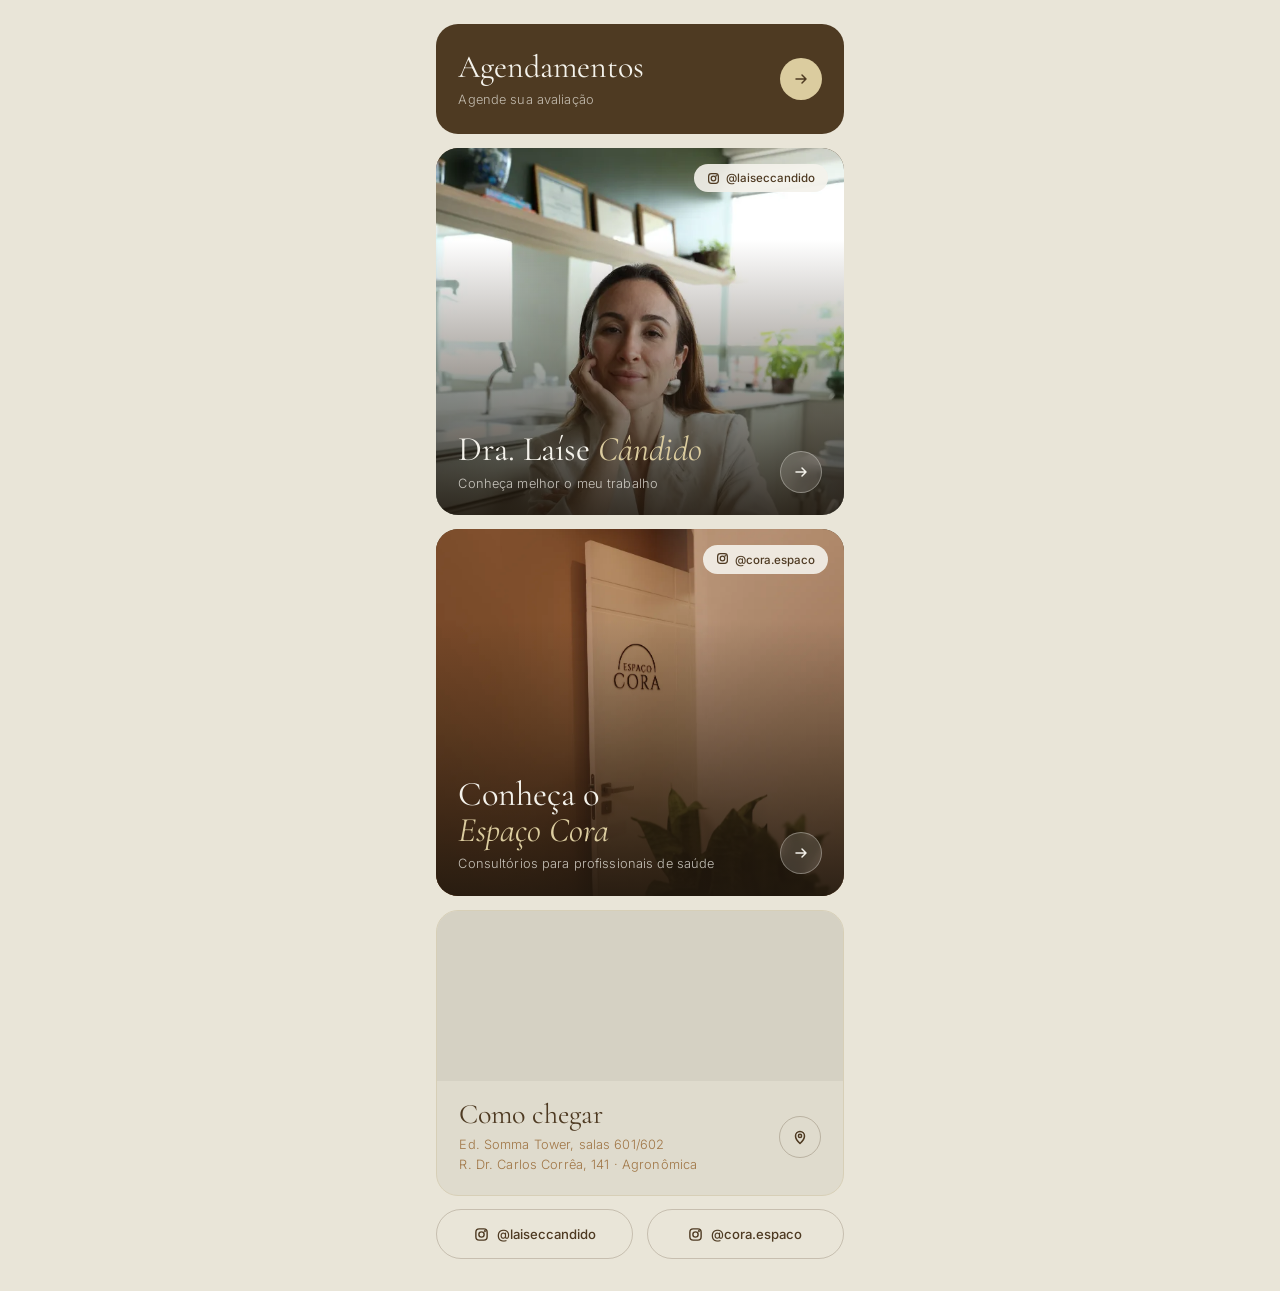
<file: bio/index.html>
<!DOCTYPE html>
<html lang="pt-BR">
<head>
  <meta charset="UTF-8" />
  <meta name="viewport" content="width=device-width, initial-scale=1.0" />
  <title>Espaço Cora · Dra. Laíse Cândido</title>
  <meta name="description" content="Conheça o Espaço Cora e a Dra. Laíse Cândido, agende sua avaliação e veja como chegar." />
  <meta name="robots" content="noindex" />

  <!-- Tag do Google / Pixel do Meta: colar aqui (os cliques já disparam eventos, ver script no fim) -->

  <link rel="preconnect" href="https://fonts.googleapis.com" />
  <link rel="preconnect" href="https://fonts.gstatic.com" crossorigin />
  <link href="https://fonts.googleapis.com/css2?family=Cormorant+Garamond:ital,wght@0,300;0,400;0,500;1,300;1,400&family=Inter:wght@300;400;500;600&display=swap" rel="stylesheet" />

  <style>
    *, *::before, *::after { box-sizing: border-box; margin: 0; padding: 0; }

    :root {
      --primary:    hsl(32, 39%, 22%);
      --background: hsl(45, 28%, 88%);
      --accent:     #555938;
      --foreground: hsl(32, 39%, 22%);
      --muted:      hsl(32, 39%, 45%);
      --border:     hsl(45, 28%, 78%);
      --cream:      hsl(45, 28%, 94%);
      --gold:       hsl(45, 45%, 74%);
      --ease:       cubic-bezier(0.4, 0, 0.2, 1);
    }

    html { background: var(--background); }

    body {
      font-family: 'Inter', sans-serif;
      background: var(--background);
      color: var(--foreground);
      min-height: 100vh;
      min-height: 100dvh;
      display: flex;
      justify-content: center;
      -webkit-font-smoothing: antialiased;
    }

    .bio {
      width: 100%;
      max-width: 440px;
      padding: 1.5rem 1rem 2rem;
      display: flex;
      flex-direction: column;
      gap: 0.85rem;
    }

    /* ─────────────────────────────────────────
       CARD BASE
       O link principal cobre o card inteiro (::after);
       o selo do Instagram fica por cima, como link próprio.
    ───────────────────────────────────────── */
    .card {
      position: relative;
      border-radius: 22px;
      overflow: hidden;
      isolation: isolate;
      transition: transform 0.35s var(--ease), box-shadow 0.35s var(--ease);
    }

    .card:hover {
      transform: translateY(-2px);
      box-shadow: 0 14px 30px rgba(60, 30, 10, 0.16);
    }

    .card-link {
      color: inherit;
      text-decoration: none;
      -webkit-tap-highlight-color: transparent;
    }

    .card-link::after {
      content: '';
      position: absolute;
      inset: 0;
      z-index: 3;
    }

    .card-link:focus-visible { outline: none; }
    .card:has(.card-link:focus-visible) {
      outline: 2px solid var(--accent);
      outline-offset: 3px;
    }

    /* Sem position aqui, para o ::after do link se esticar até o card inteiro */
    .card-body {
      display: flex;
      align-items: flex-end;
      justify-content: space-between;
      gap: 1rem;
    }

    .card-title,
    .card-sub,
    .card-arrow {
      position: relative;
      z-index: 2;
    }

    .card-title {
      font-family: 'Cormorant Garamond', serif;
      font-weight: 400;
      line-height: 1.05;
    }

    .card-sub {
      display: block;
      margin-top: 0.4rem;
      font-size: 0.8rem;
      font-weight: 300;
      letter-spacing: 0.01em;
      line-height: 1.5;
    }

    .card-arrow {
      flex-shrink: 0;
      width: 42px;
      height: 42px;
      border-radius: 50%;
      display: flex;
      align-items: center;
      justify-content: center;
      transition: transform 0.35s var(--ease);
    }

    .card-arrow svg,
    .card-ig svg {
      stroke: currentColor;
      fill: none;
      stroke-width: 1.5;
      stroke-linecap: round;
      stroke-linejoin: round;
    }

    .card-arrow svg { width: 16px; height: 16px; }

    .card:hover .card-arrow { transform: translateX(3px); }

    /* ─────────────────────────────────────────
       CARDS COM FOTO (Espaço Cora e Dra. Laíse)
    ───────────────────────────────────────── */
    .card--photo {
      aspect-ratio: 4 / 3.6;
      background: var(--primary);
      color: var(--cream);
      display: flex;
      align-items: flex-end;
      padding: 1.4rem;
    }

    .card--photo img {
      position: absolute;
      inset: 0;
      width: 100%;
      height: 100%;
      object-fit: cover;
      z-index: 0;
      transition: transform 0.8s var(--ease);
    }

    .card--photo:hover img { transform: scale(1.04); }

    .card--photo::before {
      content: '';
      position: absolute;
      inset: 0;
      z-index: 1;
      background: linear-gradient(to top,
        hsla(32, 39%, 9%, 0.88) 0%,
        hsla(32, 39%, 12%, 0.35) 45%,
        transparent 75%);
    }

    .card--photo .card-body { width: 100%; }

    .card--photo .card-title { font-size: 2.15rem; }
    .card--photo .card-title em { font-style: italic; color: var(--gold); }
    .card--photo .card-sub { color: hsla(45, 28%, 92%, 0.78); }

    .card--photo .card-arrow {
      background: hsla(45, 28%, 94%, 0.16);
      border: 1px solid hsla(45, 28%, 94%, 0.35);
      backdrop-filter: blur(6px);
      -webkit-backdrop-filter: blur(6px);
    }

    .card--cora img   { object-position: 45% 40%; }
    .card--laise img  { object-position: center 22%; }

    /* Selo do Instagram, canto superior */
    .card-ig {
      position: absolute;
      top: 1rem;
      right: 1rem;
      z-index: 4;
      display: inline-flex;
      align-items: center;
      gap: 0.4rem;
      padding: 0.45rem 0.8rem;
      border-radius: 999px;
      background: hsla(45, 28%, 94%, 0.9);
      backdrop-filter: blur(8px);
      -webkit-backdrop-filter: blur(8px);
      color: var(--foreground);
      text-decoration: none;
      font-size: 0.72rem;
      font-weight: 500;
      transition: background 0.25s ease;
    }

    .card-ig:hover { background: var(--cream); }
    .card-ig svg { width: 13px; height: 13px; }

    /* ─────────────────────────────────────────
       AGENDAMENTOS
    ───────────────────────────────────────── */
    .card--agenda {
      background: var(--primary);
      color: var(--cream);
      padding: 1.6rem 1.4rem;
    }

    .card--agenda:hover { background: var(--accent); }

    .card--agenda .card-body { align-items: center; }
    .card--agenda .card-title { font-size: 2rem; }
    .card--agenda .card-sub { color: hsla(45, 28%, 92%, 0.72); }

    .card--agenda .card-arrow {
      background: var(--gold);
      color: var(--foreground);
    }

    /* ─────────────────────────────────────────
       COMO CHEGAR
    ───────────────────────────────────────── */
    .card--mapa {
      background: hsl(45, 22%, 84%);
      border: 1px solid var(--border);
    }

    .card-map {
      height: 170px;
      background: hsl(45, 18%, 80%);
      position: relative;
      overflow: hidden;
    }

    /* O mapa é só ilustrativo: o toque vai para a rota no Google Maps.
       O iframe é maior que a moldura para esconder os controles do Google, com o pino no centro. */
    .card-map iframe {
      position: absolute;
      top: -60px;
      left: 0;
      width: 100%;
      height: calc(100% + 150px);
      border: 0;
      display: block;
      pointer-events: none;
      filter: sepia(0.25) saturate(0.85);
    }

    .card--mapa .card-body {
      padding: 1.2rem 1.4rem 1.3rem;
      align-items: center;
    }

    .card--mapa .card-title { font-size: 1.75rem; }
    .card--mapa .card-sub { color: var(--muted); }

    .card--mapa .card-arrow {
      border: 1px solid hsla(32, 39%, 22%, 0.25);
      color: var(--foreground);
    }

    /* ─────────────────────────────────────────
       INSTAGRAM (botões lado a lado)
    ───────────────────────────────────────── */
    .social {
      display: grid;
      grid-template-columns: 1fr 1fr;
      gap: 0.85rem;
    }

    .social-btn {
      display: flex;
      align-items: center;
      justify-content: center;
      gap: 0.5rem;
      padding: 1rem 0.75rem;
      border-radius: 999px;
      border: 1px solid hsla(32, 39%, 22%, 0.22);
      color: var(--foreground);
      text-decoration: none;
      font-size: 0.82rem;
      font-weight: 500;
      transition: background 0.25s ease, border-color 0.25s ease;
      -webkit-tap-highlight-color: transparent;
    }

    .social-btn:hover {
      border-color: var(--foreground);
      background: hsla(32, 39%, 22%, 0.05);
    }

    .social-btn:focus-visible {
      outline: 2px solid var(--accent);
      outline-offset: 3px;
    }

    .social-btn svg {
      width: 15px;
      height: 15px;
      stroke: currentColor;
      fill: none;
      stroke-width: 1.5;
      stroke-linecap: round;
      stroke-linejoin: round;
    }

    /* Entrada suave */
    .bio > * {
      opacity: 0;
      transform: translateY(12px);
      animation: rise 0.6s var(--ease) forwards;
    }
    .bio > *:nth-child(2) { animation-delay: 0.08s; }
    .bio > *:nth-child(3) { animation-delay: 0.16s; }
    .bio > *:nth-child(4) { animation-delay: 0.24s; }
    .bio > *:nth-child(5) { animation-delay: 0.32s; }

    @keyframes rise { to { opacity: 1; transform: translateY(0); } }

    @media (prefers-reduced-motion: reduce) {
      .bio > * { animation: none; opacity: 1; transform: none; }
      .card, .card img, .card-arrow { transition: none; }
    }
  </style>
</head>
<body>

  <main class="bio">

    <!-- 1. Agendamentos -->
    <article class="card card--agenda">
      <div class="card-body">
        <a class="card-link" data-link="agendar-avaliacao" data-dest="laise" data-hash="formulario" href="#">
          <h2 class="card-title">Agendamentos</h2>
          <span class="card-sub">Agende sua avaliação</span>
        </a>
        <span class="card-arrow" aria-hidden="true"><svg viewBox="0 0 16 16"><path d="M3 8h10M9 4l4 4-4 4"/></svg></span>
      </div>
    </article>

    <!-- 2. Dra. Laíse Cândido -->
    <article class="card card--photo card--laise">
      <img src="assets/dra-laise.webp" alt="Dra. Laíse Cândido no consultório" />
      <a class="card-ig" data-link="instagram-laise" href="https://www.instagram.com/laiseccandido/" target="_blank" rel="noopener">
        <svg viewBox="0 0 16 16"><rect x="2" y="2" width="12" height="12" rx="3.5"/><circle cx="8" cy="8" r="2.8"/><circle cx="11.6" cy="4.4" r="0.4"/></svg>
        @laiseccandido
      </a>
      <div class="card-body">
        <a class="card-link" data-link="conheca-meu-trabalho" data-dest="laise" href="#">
          <h2 class="card-title">Dra. Laíse <em>Cândido</em></h2>
          <span class="card-sub">Conheça melhor o meu trabalho</span>
        </a>
        <span class="card-arrow" aria-hidden="true"><svg viewBox="0 0 16 16"><path d="M3 8h10M9 4l4 4-4 4"/></svg></span>
      </div>
    </article>

    <!-- 3. Espaço Cora -->
    <article class="card card--photo card--cora">
      <img src="assets/espaco-cora.webp" alt="Porta do Espaço Cora com o logo" />
      <a class="card-ig" data-link="instagram-cora" href="https://www.instagram.com/cora.espaco/" target="_blank" rel="noopener">
        <svg viewBox="0 0 16 16"><rect x="2" y="2" width="12" height="12" rx="3.5"/><circle cx="8" cy="8" r="2.8"/><circle cx="11.6" cy="4.4" r="0.4"/></svg>
        @cora.espaco
      </a>
      <div class="card-body">
        <a class="card-link" data-link="conheca-espaco-cora" data-dest="cora" href="#">
          <h2 class="card-title">Conheça o<br><em>Espaço Cora</em></h2>
          <span class="card-sub">Consultórios para profissionais de saúde</span>
        </a>
        <span class="card-arrow" aria-hidden="true"><svg viewBox="0 0 16 16"><path d="M3 8h10M9 4l4 4-4 4"/></svg></span>
      </div>
    </article>

    <!-- 4. Como chegar -->
    <article class="card card--mapa">
      <div class="card-map">
        <iframe src="https://maps.google.com/maps?q=R.+Dr.+Carlos+Corr%C3%AAa,+141,+Agron%C3%B4mica,+Florian%C3%B3polis,+SC,+88025-250&z=16&output=embed" title="Mapa: R. Dr. Carlos Corrêa, 141, Agronômica, Florianópolis" loading="lazy" tabindex="-1" referrerpolicy="no-referrer-when-downgrade"></iframe>
      </div>
      <div class="card-body">
        <a class="card-link" data-link="como-chegar" href="https://www.google.com/maps/dir/?api=1&destination=R.+Dr.+Carlos+Corr%C3%AAa%2C+141+-+Agron%C3%B4mica%2C+Florian%C3%B3polis+-+SC%2C+88025-250" target="_blank" rel="noopener">
          <h2 class="card-title">Como chegar</h2>
          <span class="card-sub">Ed. Somma Tower, salas 601/602<br>R. Dr. Carlos Corrêa, 141 · Agronômica</span>
        </a>
        <span class="card-arrow" aria-hidden="true">
          <svg viewBox="0 0 16 16"><path d="M8 14.5s-4.5-4.2-4.5-7.6a4.5 4.5 0 0 1 9 0c0 3.4-4.5 7.6-4.5 7.6z"/><circle cx="8" cy="6.9" r="1.6"/></svg>
        </span>
      </div>
    </article>

    <!-- 5. Instagram -->
    <nav class="social" aria-label="Instagram">
      <a class="social-btn" data-link="instagram-laise-botao" href="https://www.instagram.com/laiseccandido/" target="_blank" rel="noopener">
        <svg viewBox="0 0 16 16"><rect x="2" y="2" width="12" height="12" rx="3.5"/><circle cx="8" cy="8" r="2.8"/><circle cx="11.6" cy="4.4" r="0.4"/></svg>
        @laiseccandido
      </a>
      <a class="social-btn" data-link="instagram-cora-botao" href="https://www.instagram.com/cora.espaco/" target="_blank" rel="noopener">
        <svg viewBox="0 0 16 16"><rect x="2" y="2" width="12" height="12" rx="3.5"/><circle cx="8" cy="8" r="2.8"/><circle cx="11.6" cy="4.4" r="0.4"/></svg>
        @cora.espaco
      </a>
    </nav>

  </main>

  <script>
    /* ── Destinos ──
       PENDENTE: trocar "laise" pela URL final da LP da Dra. Laíse. */
    var DESTINOS = {
      cora:  'https://espacocora.com.br/',
      laise: 'https://espacocora.com.br/dra-laise/'
    };

    /* ── Rastreamento ──
       Cada Instagram usa o próprio link na bio:
         @cora.espaco    → espacocora.com.br/bio?p=cora
         @laiseccandido  → espacocora.com.br/bio?p=laise
       O "p" vira utm_campaign nas LPs, e cada card leva o próprio utm_content. */
    var params = new URLSearchParams(location.search);
    var perfil = (params.get('p') || 'direto').toLowerCase().replace(/[^a-z0-9_-]/g, '');

    document.querySelectorAll('[data-dest]').forEach(function (a) {
      var url = new URL(DESTINOS[a.dataset.dest]);
      url.searchParams.set('utm_source', 'instagram');
      url.searchParams.set('utm_medium', 'bio');
      url.searchParams.set('utm_campaign', perfil);
      url.searchParams.set('utm_content', a.dataset.link);
      if (a.dataset.hash) url.hash = a.dataset.hash;
      a.href = url.toString();
    });

    /* Dispara um evento por clique para a tag do Google (gtag ou GTM) e o Pixel do Meta, se estiverem instalados */
    document.querySelectorAll('[data-link]').forEach(function (a) {
      a.addEventListener('click', function () {
        var dados = { link: a.dataset.link, perfil: perfil };
        window.dataLayer = window.dataLayer || [];
        window.dataLayer.push({ event: 'bio_click', bio_link: dados.link, bio_perfil: dados.perfil });
        if (typeof window.gtag === 'function') window.gtag('event', 'bio_click', dados);
        if (typeof window.fbq === 'function') window.fbq('trackCustom', 'BioClick', dados);
      });
    });
  </script>

</body>
</html>
</file>
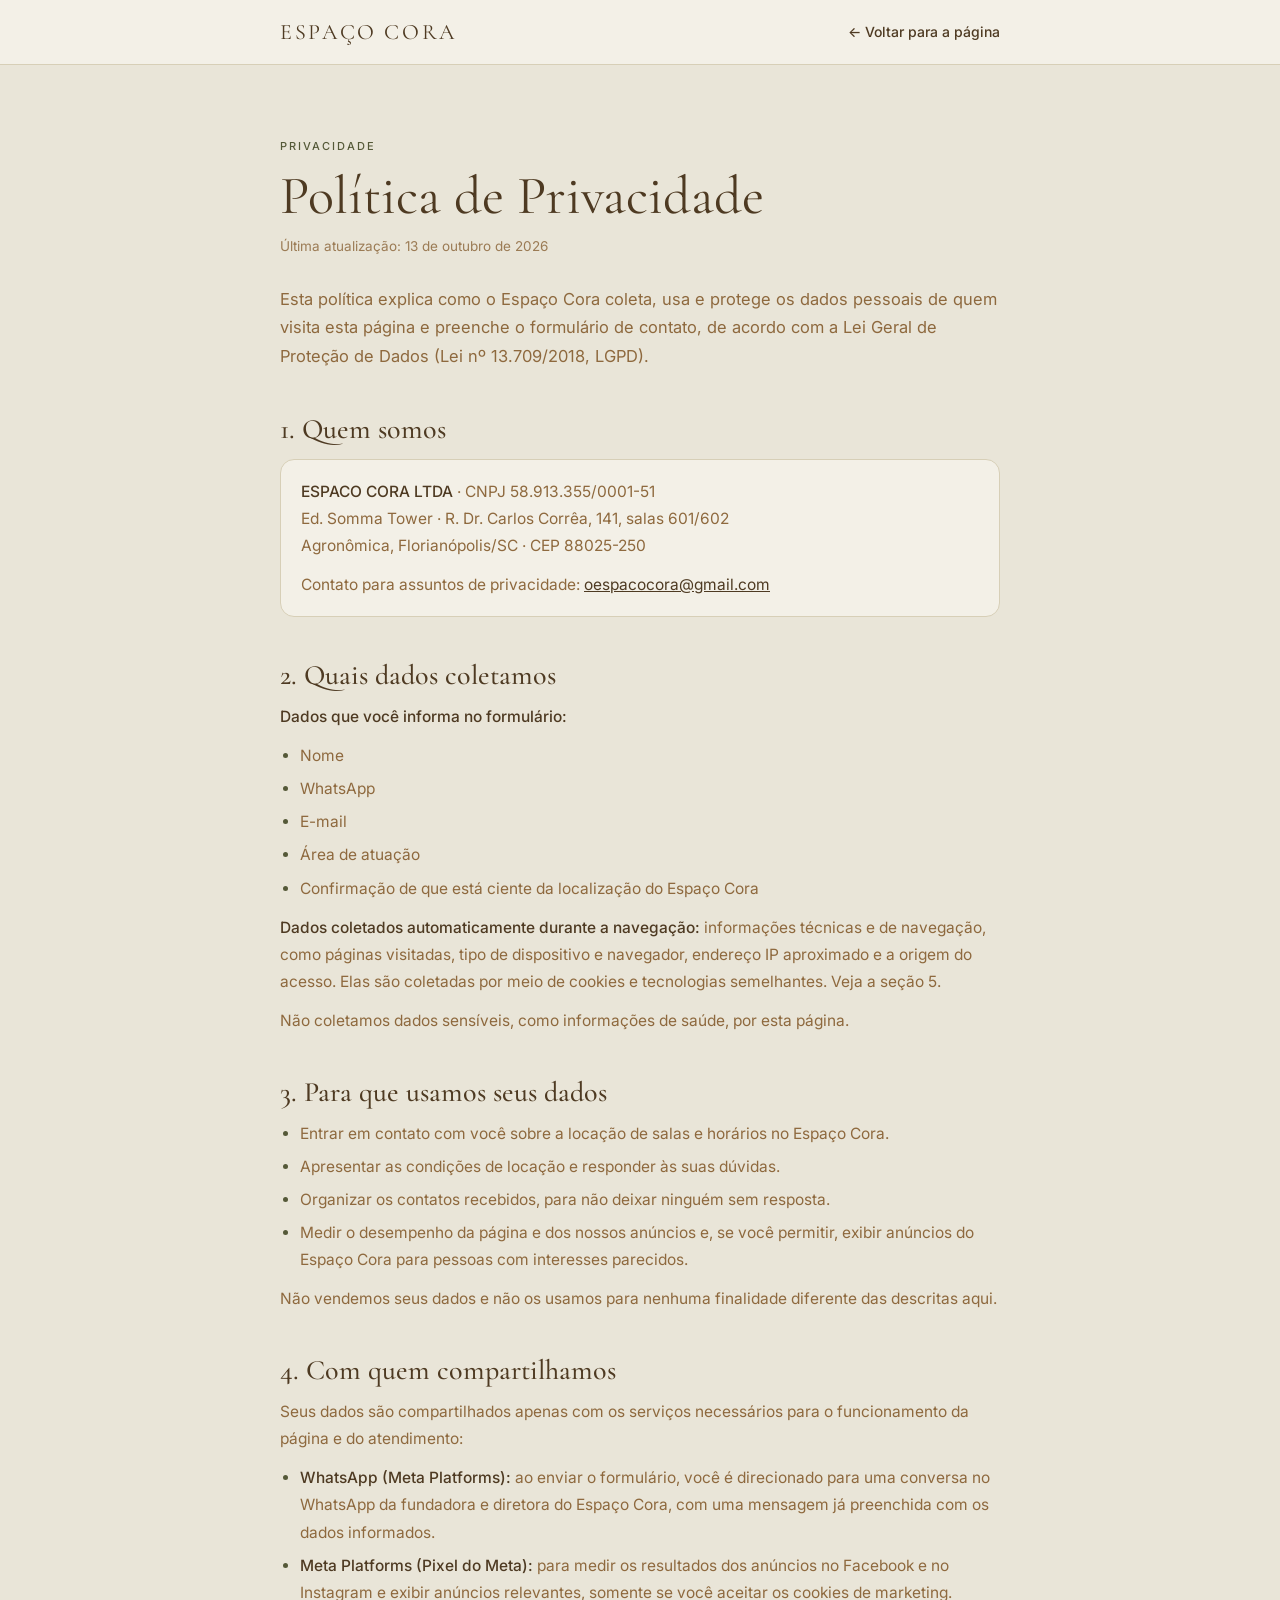
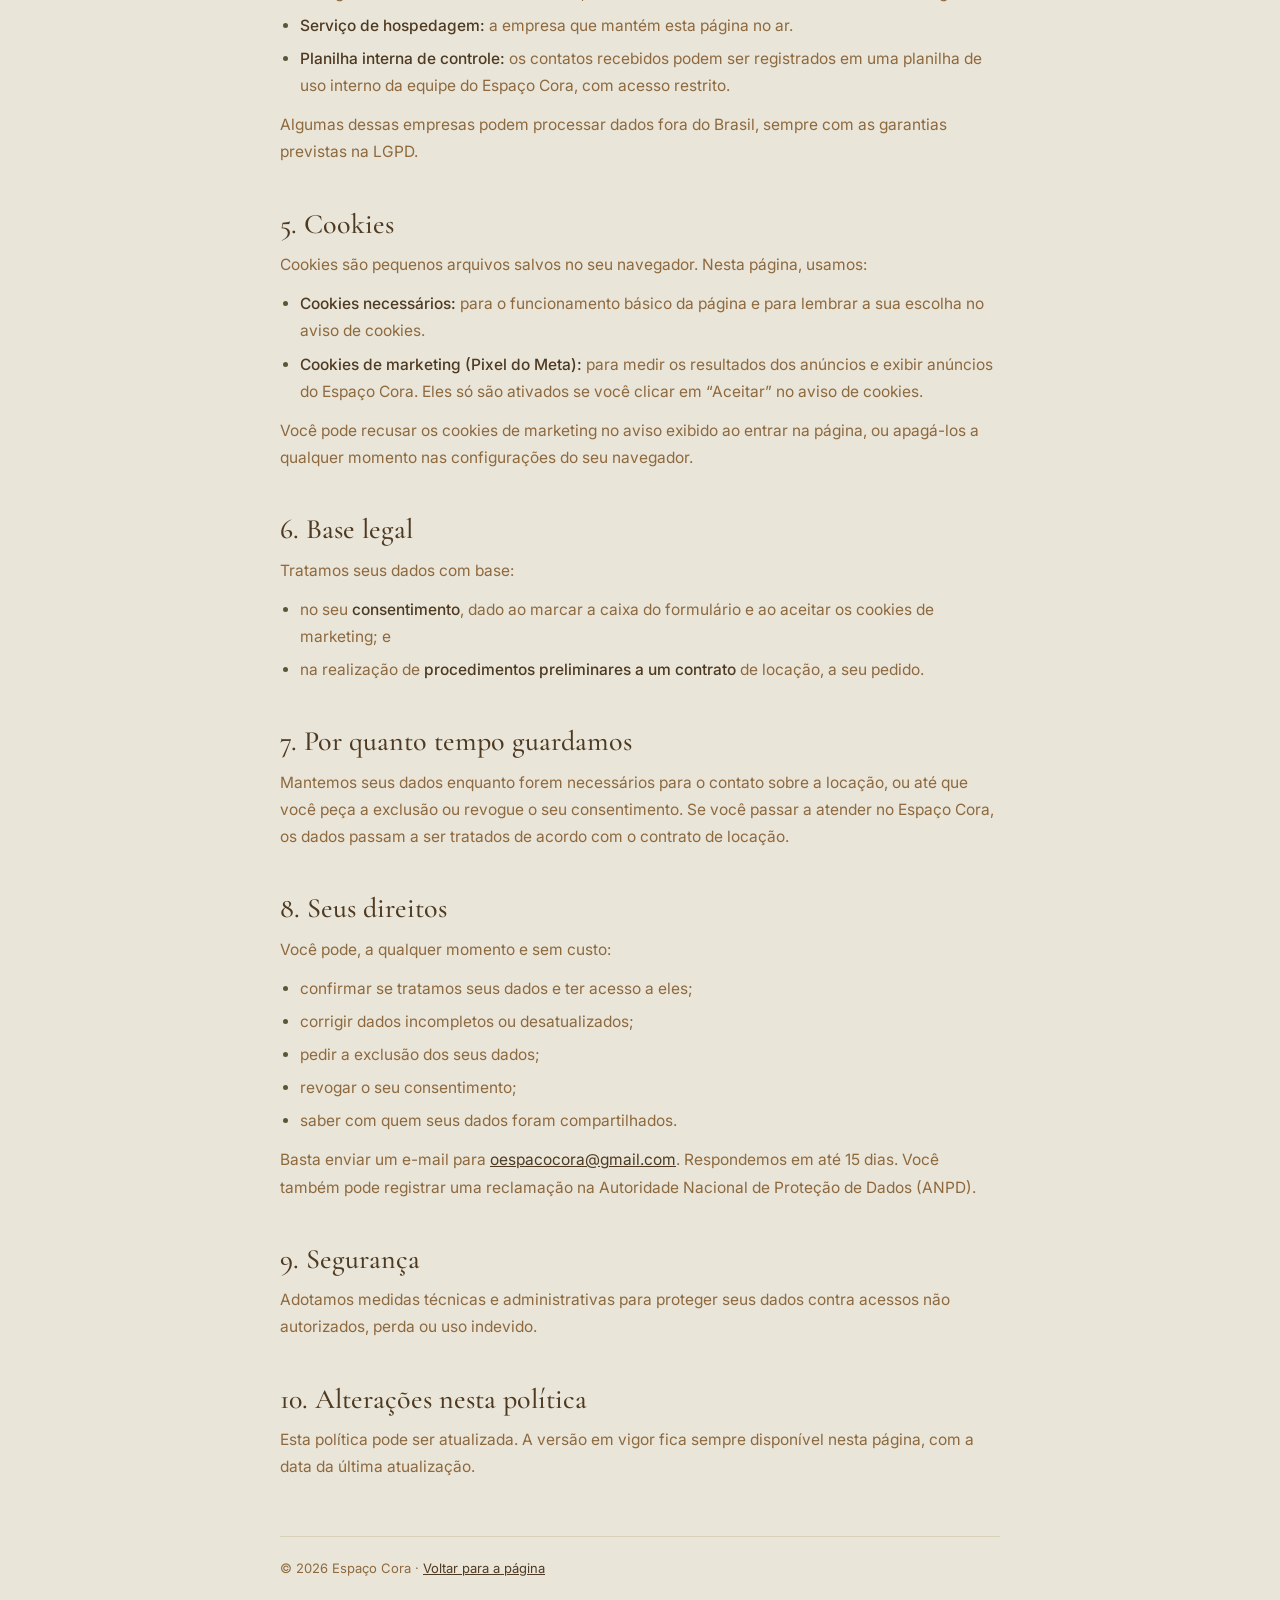
<file: privacidade.html>
<!DOCTYPE html>
<html lang="pt-BR">
<head>
<meta charset="UTF-8">
<meta name="viewport" content="width=device-width, initial-scale=1.0">
<title>Política de Privacidade · Espaço Cora</title>
<meta name="description" content="Como o Espaço Cora coleta, usa e protege os dados pessoais informados no formulário de contato.">
<meta name="robots" content="noindex">
<link rel="preconnect" href="https://fonts.googleapis.com">
<link rel="preconnect" href="https://fonts.gstatic.com" crossorigin>
<link href="https://fonts.googleapis.com/css2?family=Cormorant+Garamond:ital,wght@0,400;0,500;1,400&family=Inter:wght@400;500&display=swap" rel="stylesheet">
<style>
:root{--primary:hsl(32,39%,22%);--background:hsl(45,28%,88%);--card:hsl(45,33%,93%);--accent:#555938;--muted:hsl(32,39%,40%);--border:hsl(45,28%,78%);--serif:'Cormorant Garamond',Georgia,serif;--sans:'Inter',system-ui,sans-serif}
*{box-sizing:border-box;margin:0;padding:0}
html{scroll-behavior:smooth}
body{background:var(--background);color:var(--muted);font-family:var(--sans);font-size:15.5px;line-height:1.75;-webkit-font-smoothing:antialiased}
a{color:var(--primary)}
.top{border-bottom:1px solid var(--border);background:var(--card)}
.top-in,.doc{max-width:760px;margin:0 auto;padding:0 20px}
.top-in{display:flex;justify-content:space-between;align-items:center;gap:16px;min-height:64px}
.brand{font-family:var(--serif);font-size:22px;letter-spacing:.12em;text-transform:uppercase;color:var(--primary);text-decoration:none}
.back{font-size:14px;text-decoration:none;font-weight:500}
.back:hover{text-decoration:underline}
.doc{padding-top:clamp(40px,7vw,72px);padding-bottom:clamp(56px,8vw,96px)}
.kicker{font-size:11px;font-weight:500;letter-spacing:.18em;text-transform:uppercase;color:var(--accent)}
h1{font-family:var(--serif);font-weight:400;font-size:clamp(38px,5.5vw,54px);line-height:1.05;color:var(--primary);margin:12px 0 10px}
.updated{font-size:13.5px;opacity:.85}
.intro{margin-top:26px;font-size:16.5px}
h2{font-family:var(--serif);font-weight:500;font-size:clamp(24px,2.8vw,28px);line-height:1.2;color:var(--primary);margin:42px 0 10px;scroll-margin-top:24px}
p+p,p+ul,ul+p{margin-top:12px}
ul{padding-left:20px}
li+li{margin-top:6px}
li::marker{color:var(--accent)}
strong{font-weight:500;color:var(--primary)}
.box{margin-top:12px;background:var(--card);border:1px solid var(--border);border-radius:14px;padding:18px 20px}
.foot{margin-top:56px;padding-top:20px;border-top:1px solid var(--border);font-size:13px}
/* aberta dentro do popup do formulário: esconde o topo e o rodapé */
html.embed .top,html.embed .foot{display:none}
html.embed .doc{padding-top:28px;padding-bottom:40px}
</style>
<script>if(window.self!==window.top)document.documentElement.classList.add('embed');</script>
</head>
<body>

<header class="top">
  <div class="top-in">
    <a class="brand" href="index.html">Espaço Cora</a>
    <a class="back" href="index.html">← Voltar para a página</a>
  </div>
</header>

<main class="doc">
  <p class="kicker">Privacidade</p>
  <h1>Política de Privacidade</h1>
  <p class="updated">Última atualização: 13 de outubro de 2026</p>

  <p class="intro">Esta política explica como o Espaço Cora coleta, usa e protege os dados pessoais de quem visita esta página e preenche o formulário de contato, de acordo com a Lei Geral de Proteção de Dados (Lei nº 13.709/2018, LGPD).</p>

  <h2>1. Quem somos</h2>
  <div class="box">
    <p><strong>ESPACO CORA LTDA</strong> · CNPJ 58.913.355/0001-51<br>
    Ed. Somma Tower · R. Dr. Carlos Corrêa, 141, salas 601/602<br>
    Agronômica, Florianópolis/SC · CEP 88025-250</p>
    <p>Contato para assuntos de privacidade: <a href="mailto:oespacocora@gmail.com">oespacocora@gmail.com</a></p>
  </div>

  <h2>2. Quais dados coletamos</h2>
  <p><strong>Dados que você informa no formulário:</strong></p>
  <ul>
    <li>Nome</li>
    <li>WhatsApp</li>
    <li>E-mail</li>
    <li>Área de atuação</li>
    <li>Confirmação de que está ciente da localização do Espaço Cora</li>
  </ul>
  <p><strong>Dados coletados automaticamente durante a navegação:</strong> informações técnicas e de navegação, como páginas visitadas, tipo de dispositivo e navegador, endereço IP aproximado e a origem do acesso. Elas são coletadas por meio de cookies e tecnologias semelhantes. Veja a seção 5.</p>
  <p>Não coletamos dados sensíveis, como informações de saúde, por esta página.</p>

  <h2>3. Para que usamos seus dados</h2>
  <ul>
    <li>Entrar em contato com você sobre a locação de salas e horários no Espaço Cora.</li>
    <li>Apresentar as condições de locação e responder às suas dúvidas.</li>
    <li>Organizar os contatos recebidos, para não deixar ninguém sem resposta.</li>
    <li>Medir o desempenho da página e dos nossos anúncios e, se você permitir, exibir anúncios do Espaço Cora para pessoas com interesses parecidos.</li>
  </ul>
  <p>Não vendemos seus dados e não os usamos para nenhuma finalidade diferente das descritas aqui.</p>

  <h2>4. Com quem compartilhamos</h2>
  <p>Seus dados são compartilhados apenas com os serviços necessários para o funcionamento da página e do atendimento:</p>
  <ul>
    <li><strong>WhatsApp (Meta Platforms):</strong> ao enviar o formulário, você é direcionado para uma conversa no WhatsApp da fundadora e diretora do Espaço Cora, com uma mensagem já preenchida com os dados informados.</li>
    <li><strong>Meta Platforms (Pixel do Meta):</strong> para medir os resultados dos anúncios no Facebook e no Instagram e exibir anúncios relevantes, somente se você aceitar os cookies de marketing.</li>
    <li><strong>Serviço de hospedagem:</strong> a empresa que mantém esta página no ar.</li>
    <li><strong>Planilha interna de controle:</strong> os contatos recebidos podem ser registrados em uma planilha de uso interno da equipe do Espaço Cora, com acesso restrito.</li>
  </ul>
  <p>Algumas dessas empresas podem processar dados fora do Brasil, sempre com as garantias previstas na LGPD.</p>

  <h2 id="cookies">5. Cookies</h2>
  <p>Cookies são pequenos arquivos salvos no seu navegador. Nesta página, usamos:</p>
  <ul>
    <li><strong>Cookies necessários:</strong> para o funcionamento básico da página e para lembrar a sua escolha no aviso de cookies.</li>
    <li><strong>Cookies de marketing (Pixel do Meta):</strong> para medir os resultados dos anúncios e exibir anúncios do Espaço Cora. Eles só são ativados se você clicar em “Aceitar” no aviso de cookies.</li>
  </ul>
  <p>Você pode recusar os cookies de marketing no aviso exibido ao entrar na página, ou apagá-los a qualquer momento nas configurações do seu navegador.</p>

  <h2>6. Base legal</h2>
  <p>Tratamos seus dados com base:</p>
  <ul>
    <li>no seu <strong>consentimento</strong>, dado ao marcar a caixa do formulário e ao aceitar os cookies de marketing; e</li>
    <li>na realização de <strong>procedimentos preliminares a um contrato</strong> de locação, a seu pedido.</li>
  </ul>

  <h2>7. Por quanto tempo guardamos</h2>
  <p>Mantemos seus dados enquanto forem necessários para o contato sobre a locação, ou até que você peça a exclusão ou revogue o seu consentimento. Se você passar a atender no Espaço Cora, os dados passam a ser tratados de acordo com o contrato de locação.</p>

  <h2>8. Seus direitos</h2>
  <p>Você pode, a qualquer momento e sem custo:</p>
  <ul>
    <li>confirmar se tratamos seus dados e ter acesso a eles;</li>
    <li>corrigir dados incompletos ou desatualizados;</li>
    <li>pedir a exclusão dos seus dados;</li>
    <li>revogar o seu consentimento;</li>
    <li>saber com quem seus dados foram compartilhados.</li>
  </ul>
  <p>Basta enviar um e-mail para <a href="mailto:oespacocora@gmail.com">oespacocora@gmail.com</a>. Respondemos em até 15 dias. Você também pode registrar uma reclamação na Autoridade Nacional de Proteção de Dados (ANPD).</p>

  <h2>9. Segurança</h2>
  <p>Adotamos medidas técnicas e administrativas para proteger seus dados contra acessos não autorizados, perda ou uso indevido.</p>

  <h2>10. Alterações nesta política</h2>
  <p>Esta política pode ser atualizada. A versão em vigor fica sempre disponível nesta página, com a data da última atualização.</p>

  <p class="foot">© 2026 Espaço Cora · <a href="index.html">Voltar para a página</a></p>
</main>

</body>
</html>
</file>
